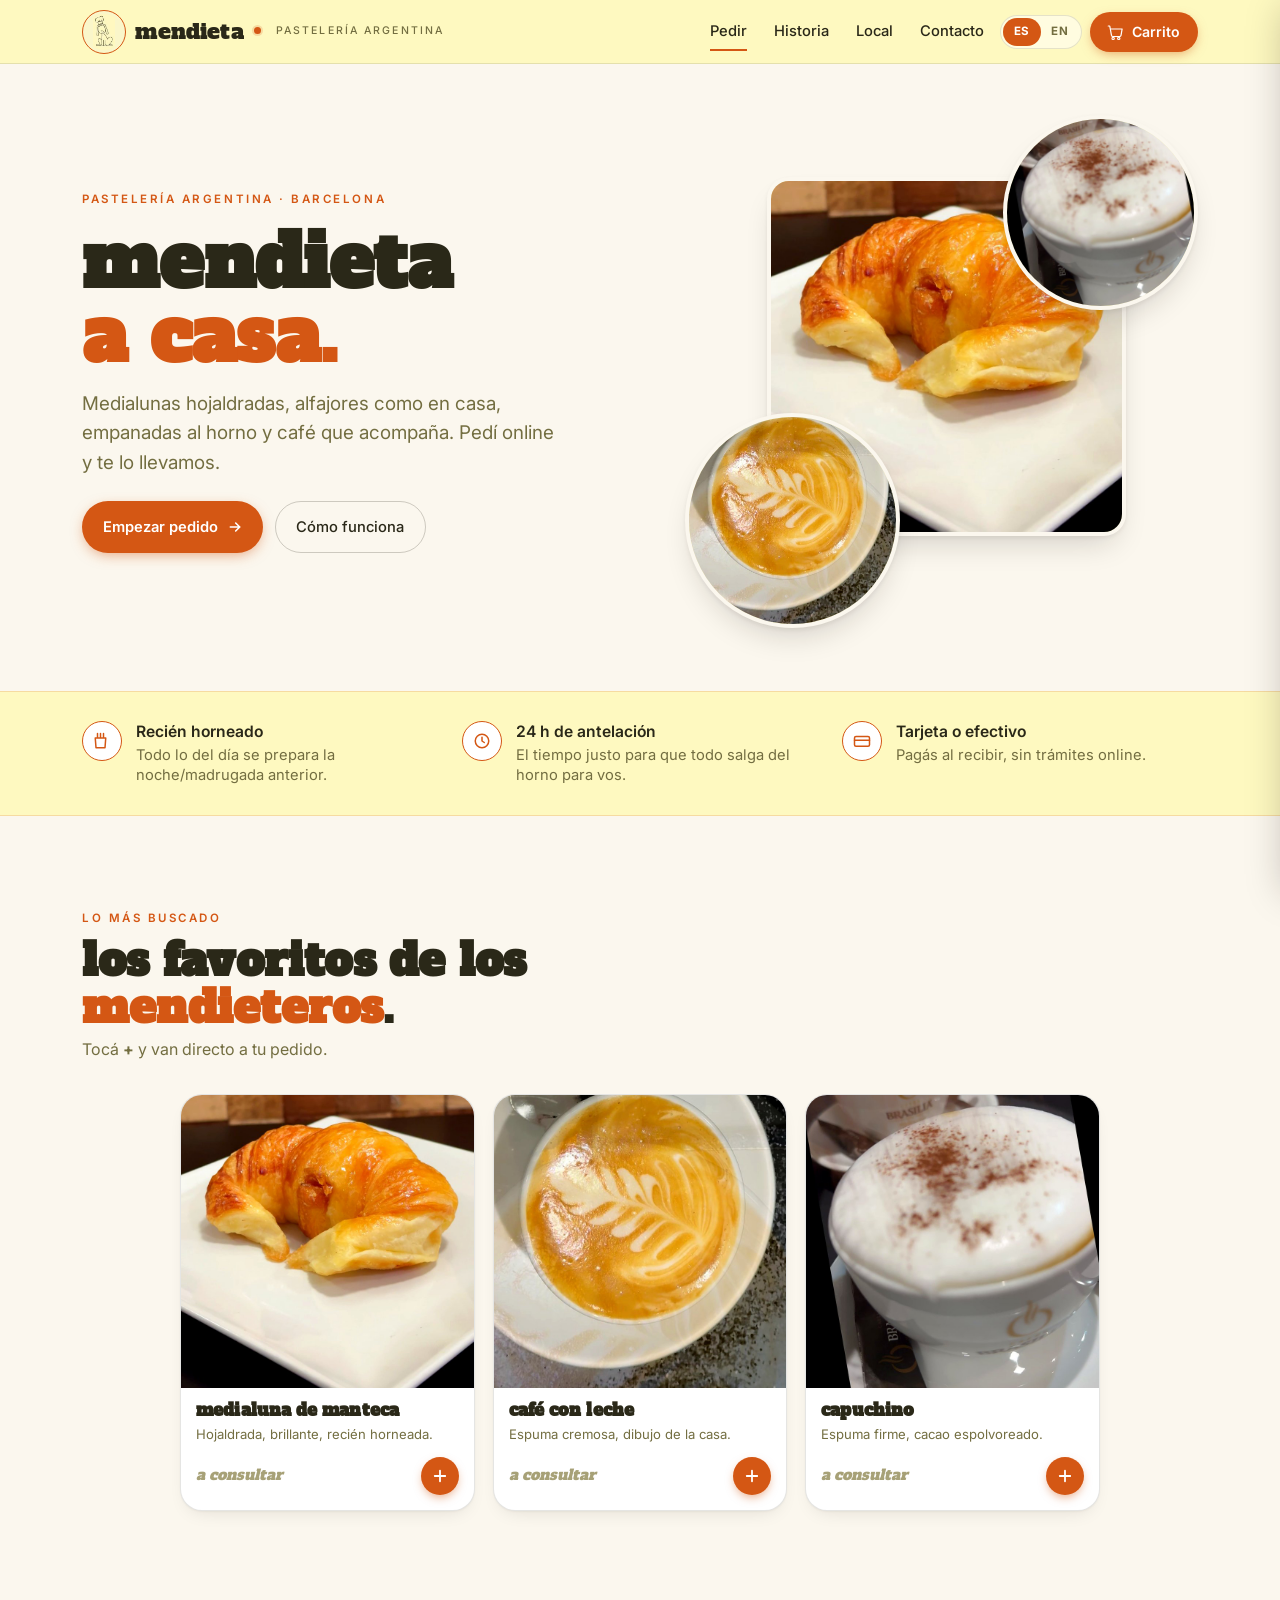
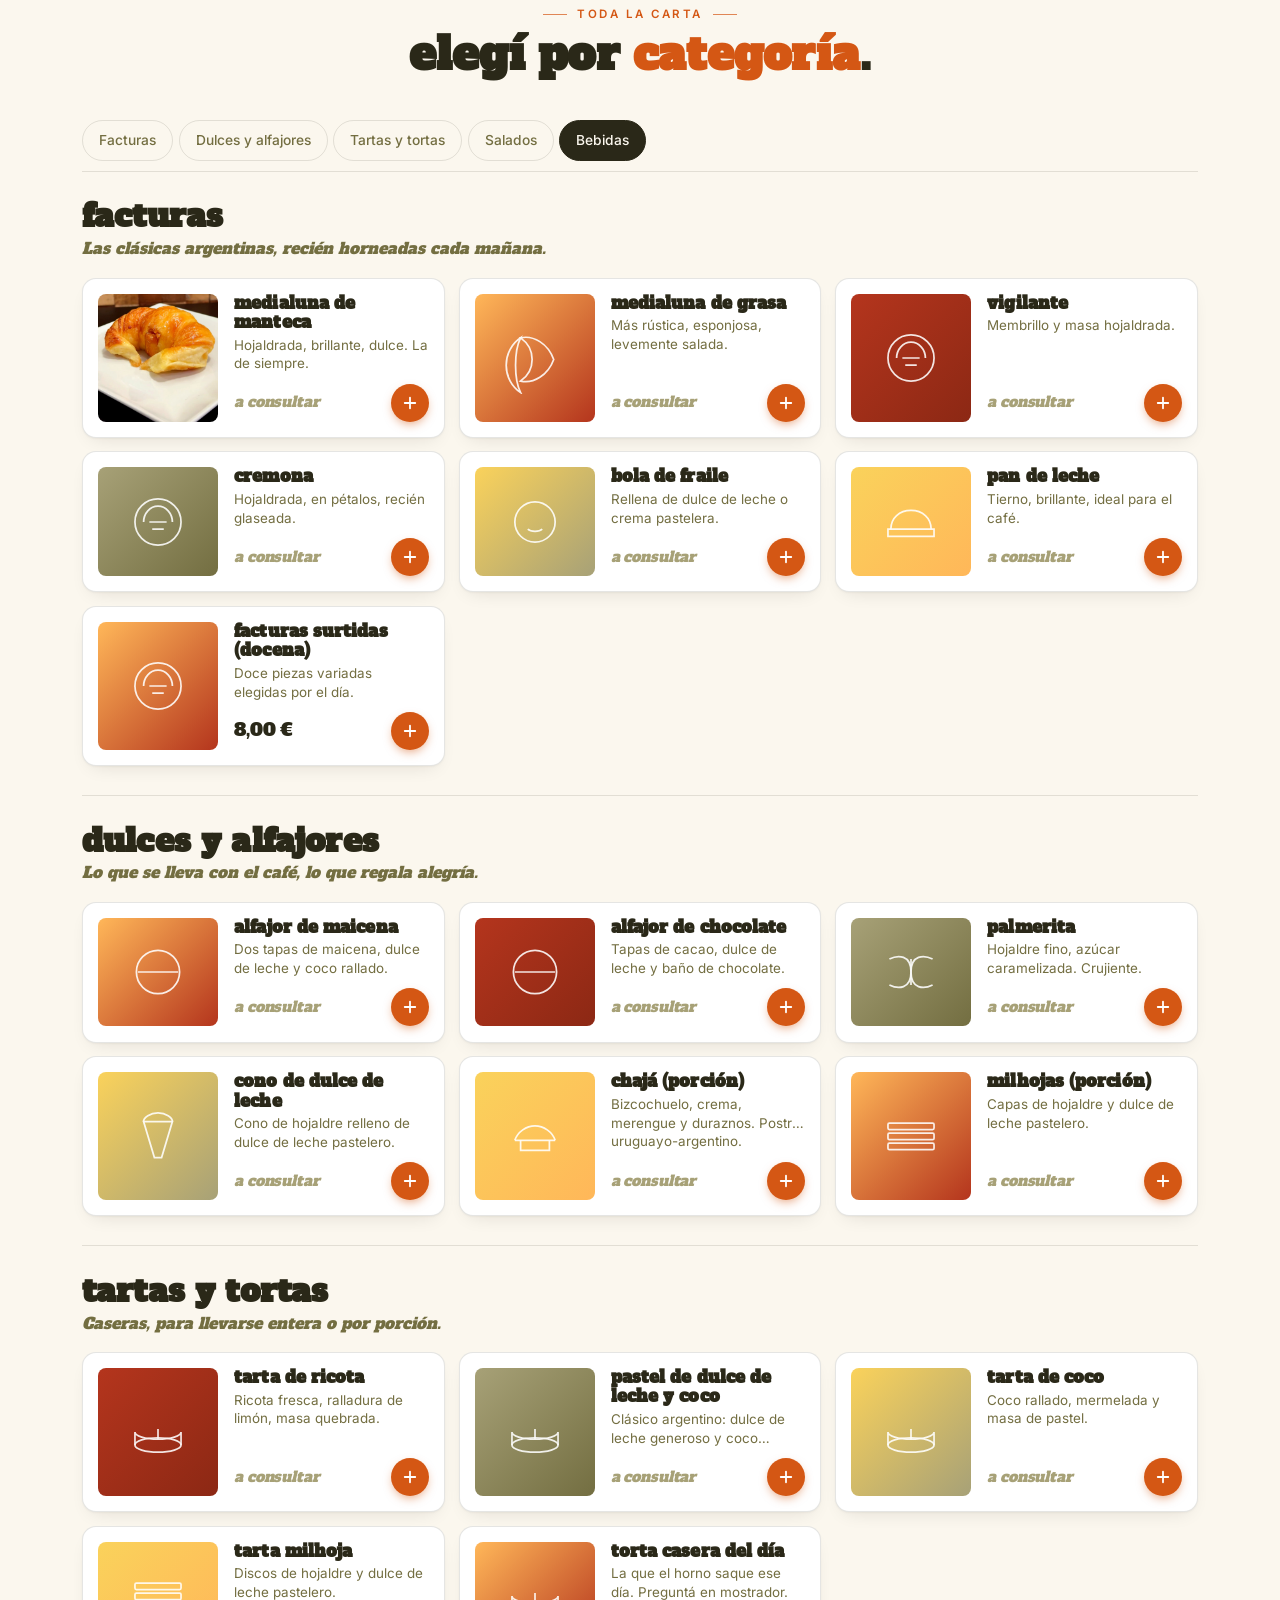
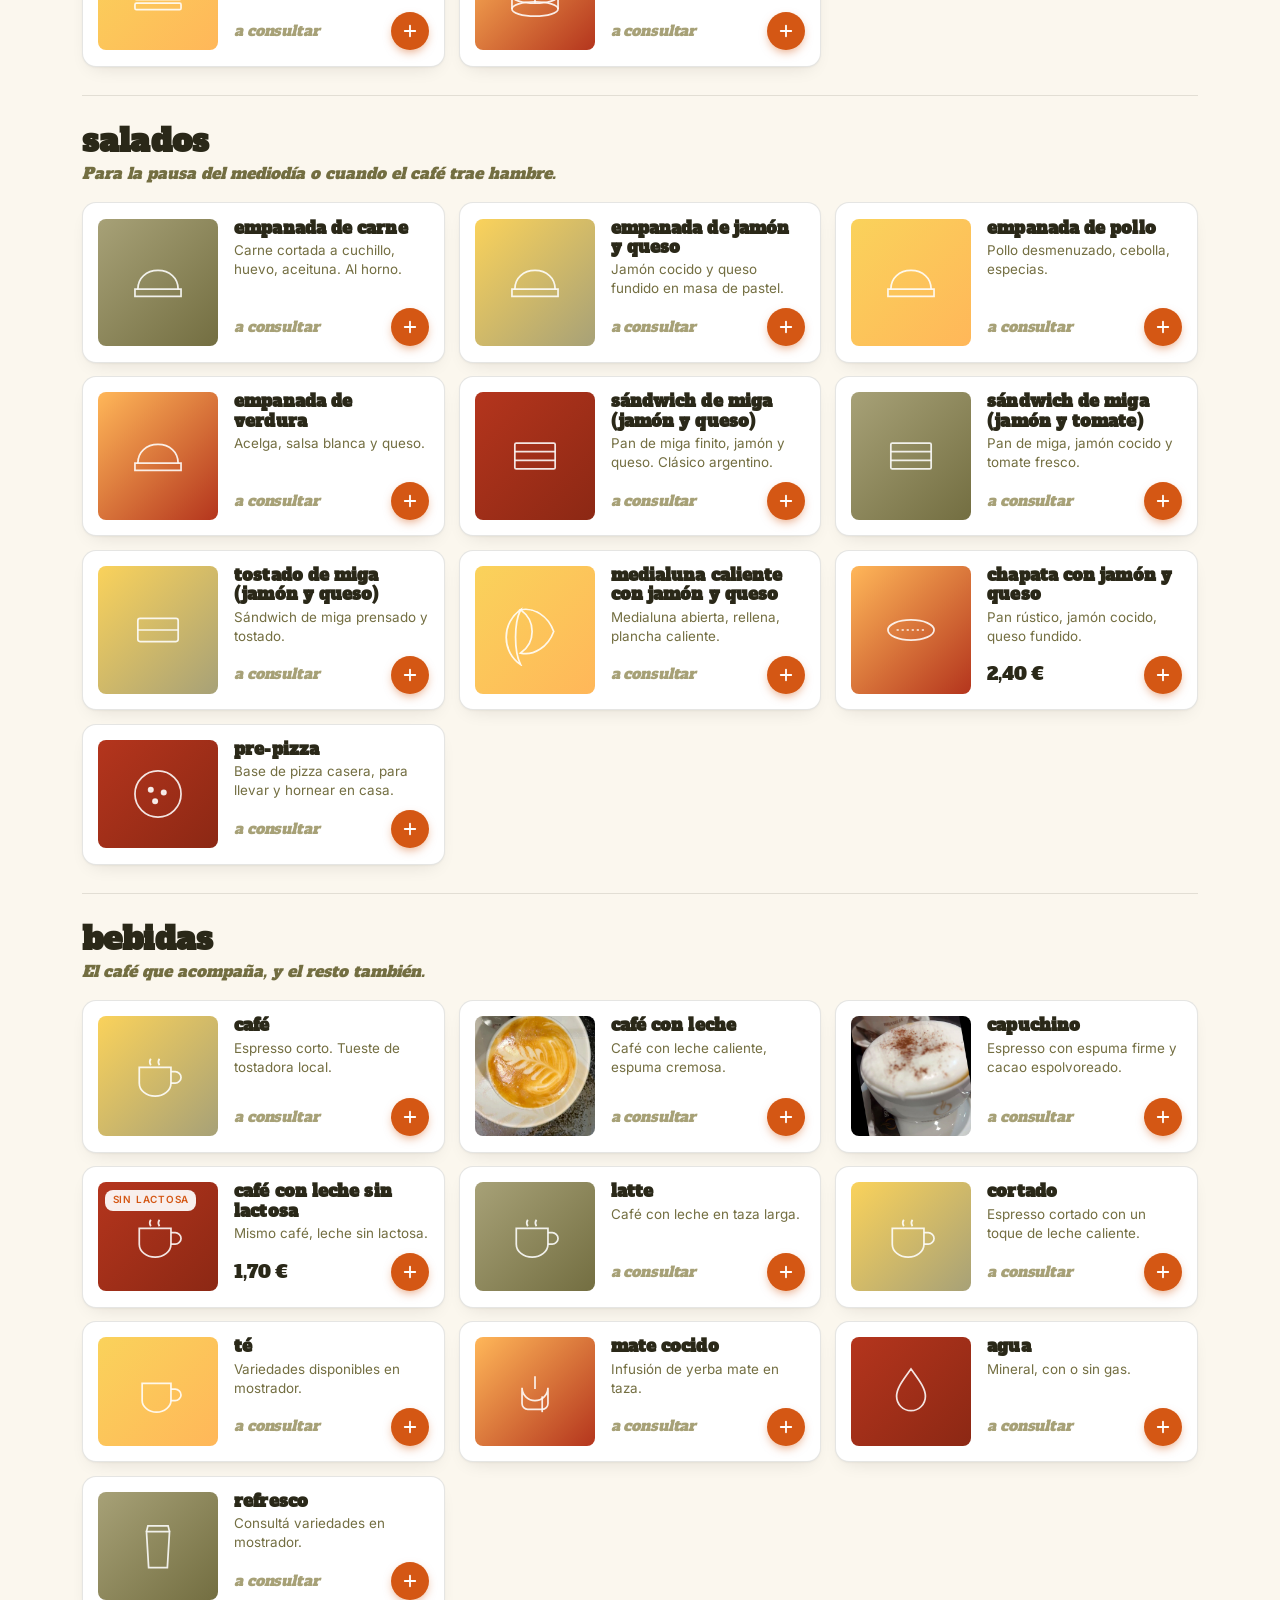
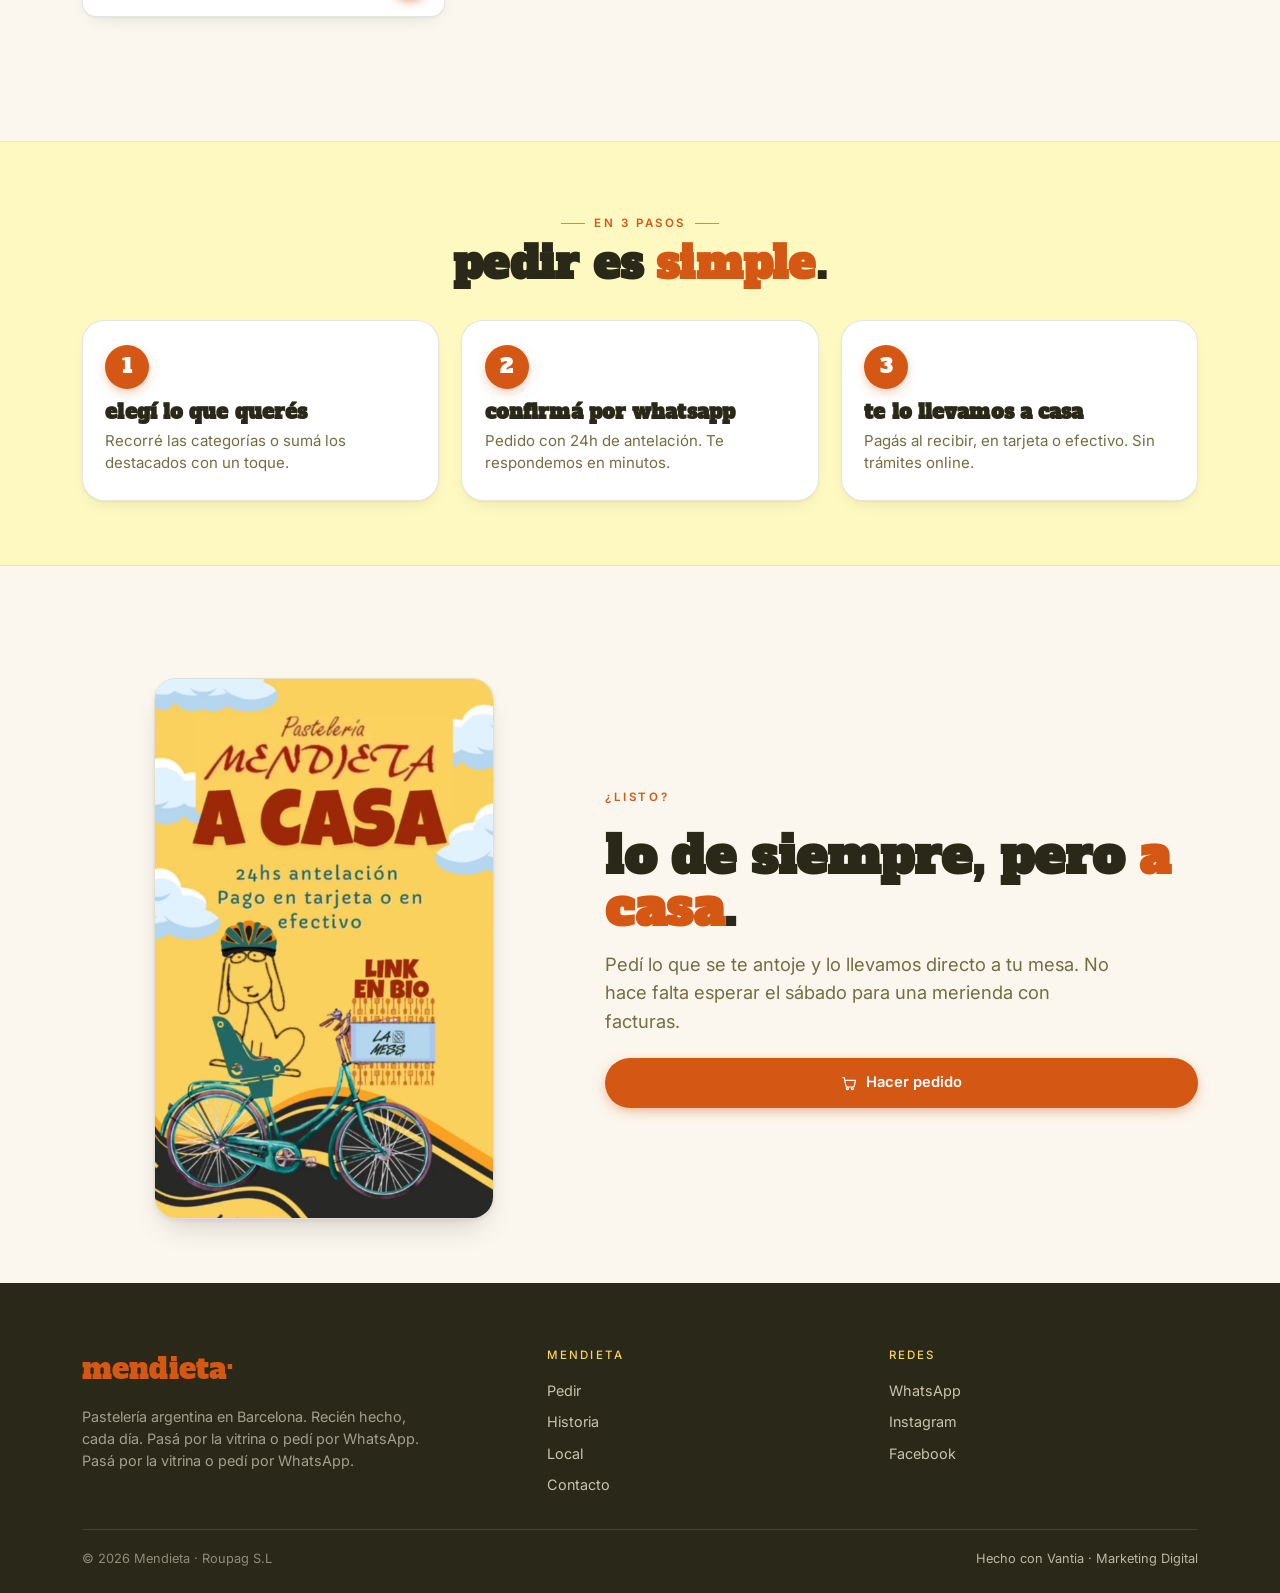
<file: index.html>
<!DOCTYPE html>
<html lang="es">
<head>
  <meta charset="UTF-8" />
  <meta name="viewport" content="width=device-width, initial-scale=1.0, viewport-fit=cover" />
  <meta name="theme-color" content="#FEF9C0" />
  <meta name="description" content="Pedí online en Mendieta — pastelería argentina en Barcelona. Facturas, alfajores, empanadas, tartas y café. Entrega por WhatsApp." />
  <meta name="author" content="Mendieta · Pastelería Argentina" />

  <meta property="og:type" content="website" />
  <meta property="og:site_name" content="Mendieta" />
  <meta property="og:title" content="Mendieta · Pedidos" />
  <meta property="og:description" content="Hacé tu pedido online. Facturas, alfajores, empanadas y café argentino en Barcelona." />
  <meta property="og:locale" content="es_ES" />
  <meta name="twitter:card" content="summary" />

  <title>Mendieta · Pedí online</title>

  <link rel="preconnect" href="https://fonts.googleapis.com" />
  <link rel="preconnect" href="https://fonts.gstatic.com" crossorigin />
  <link href="https://fonts.googleapis.com/css2?family=Alfa+Slab+One&family=Inter:wght@400;500;600;700&display=swap" rel="stylesheet" />

  <link rel="stylesheet" href="assets/css/main.css?v=202605281513" />
  <link rel="icon" type="image/png" href="assets/images/logo/mendieta-logo.png" />
</head>

<body class="theme-order">

  <!-- ============================== HEADER ============================== -->
  <header class="site-header" id="siteHeader">
    <div class="container site-header__inner">
      <a href="./" class="brand" aria-label="Mendieta · inicio"><img class="brand__logo" src="assets/images/logo/mendieta-logo.png" alt="" width="36" height="36" />Mendieta<span class="brand__dot" aria-hidden="true"></span>
        <span class="brand__sub" data-i18n="nav.brandSub">Pastelería Argentina</span>
      </a>

      <nav class="nav" aria-label="Navegación principal">
        <a href="./" aria-current="page" data-i18n="nav.order">Pedir</a>
        <a href="pages/historia.html" data-i18n="nav.history">Historia</a>
        <a href="pages/local.html" data-i18n="nav.local">Local</a>
        <a href="pages/contacto.html" data-i18n="nav.contact">Contacto</a>
      </nav>

      <div class="header-actions">
        <div class="lang-toggle" role="group" data-i18n-attr="aria-label:lang.aria">
          <button class="lang-toggle__btn" type="button" data-lang="es" data-i18n="lang.es">ES</button>
          <button class="lang-toggle__btn" type="button" data-lang="en" data-i18n="lang.en">EN</button>
        </div>
        <button class="cart-button" id="cartFab" aria-label="Ver carrito" data-i18n-attr="aria-label:nav.viewCart" aria-controls="cartDrawer">
          <svg viewBox="0 0 24 24" fill="none" stroke="currentColor" stroke-width="1.6" stroke-linecap="round" stroke-linejoin="round">
            <path d="M3 4h2l2.3 12.5a2 2 0 0 0 2 1.5H18a2 2 0 0 0 2-1.6L21.5 8H6"/>
            <circle cx="9.5" cy="20.5" r="1.5"/>
            <circle cx="17" cy="20.5" r="1.5"/>
          </svg>
          <span class="cart-button__label" data-i18n="nav.cart">Carrito</span>
          <span class="cart-button__count" id="cartCount"></span>
        </button>

        <button class="nav-toggle" id="navToggle" aria-label="Abrir menú" data-i18n-attr="aria-label:nav.openMenu" aria-expanded="false">
          <svg width="18" height="18" viewBox="0 0 24 24" fill="none" stroke="currentColor" stroke-width="1.8">
            <line x1="4" y1="8" x2="20" y2="8"/>
            <line x1="4" y1="16" x2="20" y2="16"/>
          </svg>
        </button>
      </div>
    </div>
  </header>

  <div class="mobile-nav" id="mobileNav" aria-hidden="true">
    <ul>
      <li><a href="./">Pedir</a></li>
      <li><a href="pages/historia.html">Historia</a></li>
      <li><a href="pages/local.html">Local</a></li>
      <li><a href="pages/contacto.html">Contacto</a></li>
    </ul>
  </div>

  <main>

    <!-- ============================== HERO ============================== -->
    <section class="hero">
      <div class="container hero__inner">
        <div class="hero__copy">
          <span class="hero__eyebrow" data-i18n="hero.eyebrow">Pastelería argentina · Barcelona</span>
          <h1 class="hero__title">
            <span data-i18n="hero.title1">Mendieta</span><br /><em data-i18n="hero.title2">a casa.</em>
          </h1>
          <p class="hero__lead" data-i18n="hero.lead">
            Medialunas hojaldradas, alfajores como en casa, empanadas al horno
            y café que acompaña. Pedí online y te lo llevamos.
          </p>
          <div class="hero__cta">
            <a href="#destacados" class="btn btn-primary">
              <span data-i18n="hero.ctaStart">Empezar pedido</span>
              <svg viewBox="0 0 24 24" fill="none" stroke="currentColor" stroke-width="2.4" stroke-linecap="round"><path d="M5 12h14M13 6l6 6-6 6"/></svg>
            </a>
            <a href="#como-funciona" class="btn btn-ghost btn--inline">
              <span data-i18n="hero.ctaHow">Cómo funciona</span>
            </a>
          </div>
        </div>

        <div class="hero__collage" aria-hidden="true">
          <figure class="hero__photo hero__photo--big">
            <img src="assets/images/photos/prod-medialuna-md.jpg" alt="" loading="eager" decoding="async" />
          </figure>
          <figure class="hero__photo hero__photo--top">
            <img src="assets/images/photos/prod-capuchino-md.jpg" alt="" loading="eager" decoding="async" />
          </figure>
          <figure class="hero__photo hero__photo--bot">
            <img src="assets/images/photos/prod-cafe-latte-md.jpg" alt="" loading="lazy" decoding="async" />
          </figure>
        </div>
      </div>
    </section>

    <!-- ============================== STRIP DE BENEFICIOS ============================== -->
    <section class="benefits-strip">
      <div class="container benefits-strip__inner">
        <div class="benefit">
          <span class="benefit__icon" aria-hidden="true">
            <svg viewBox="0 0 24 24" fill="none" stroke="currentColor" stroke-width="2" stroke-linecap="round" stroke-linejoin="round"><path d="M6 2v6M10 2v6M14 2v6M3 8h14l-1 13H4z"/></svg>
          </span>
          <div>
            <strong data-i18n="benefit.fresh.title">Recién horneado</strong>
            <span data-i18n="benefit.fresh.desc">Todo lo del día se prepara la noche/madrugada anterior.</span>
          </div>
        </div>
        <div class="benefit">
          <span class="benefit__icon" aria-hidden="true">
            <svg viewBox="0 0 24 24" fill="none" stroke="currentColor" stroke-width="2" stroke-linecap="round" stroke-linejoin="round"><circle cx="12" cy="12" r="9"/><path d="M12 7v5l3 2"/></svg>
          </span>
          <div>
            <strong data-i18n="benefit.time.title">24 h de antelación</strong>
            <span data-i18n="benefit.time.desc">El tiempo justo para que todo salga del horno para vos.</span>
          </div>
        </div>
        <div class="benefit">
          <span class="benefit__icon" aria-hidden="true">
            <svg viewBox="0 0 24 24" fill="none" stroke="currentColor" stroke-width="2" stroke-linecap="round" stroke-linejoin="round"><rect x="2" y="6" width="20" height="13" rx="2"/><path d="M2 11h20"/></svg>
          </span>
          <div>
            <strong data-i18n="benefit.pay.title">Tarjeta o efectivo</strong>
            <span data-i18n="benefit.pay.desc">Pagás al recibir, sin trámites online.</span>
          </div>
        </div>
      </div>
    </section>

    <!-- ============================== DESTACADOS ============================== -->
    <section class="featured" id="destacados">
      <div class="container">
        <header class="section-head">
          <span class="section-head__eyebrow" data-i18n="featured.eyebrow">Lo más buscado</span>
          <h2 class="section-head__title"><span data-i18n="featured.title.before">Los favoritos de los </span><em data-i18n="featured.title.em">mendieteros</em><span data-i18n="featured.title.after">.</span></h2>
          <p class="section-head__lead"><span data-i18n="featured.lead.before">Tocá </span><strong data-i18n="featured.lead.em">+</strong><span data-i18n="featured.lead.after"> y van directo a tu pedido.</span></p>
        </header>

        <div class="featured__grid featured__grid--3">
          <!-- Solo productos con FOTO REAL identificada. No fotos genéricas. -->
          <article class="featured-card" data-product="medialuna-manteca">
            <div class="featured-card__photo">
              <img src="assets/images/photos/prod-medialuna-md.jpg" alt="Medialuna de manteca" loading="lazy" decoding="async" />
            </div>
            <div class="featured-card__body">
              <h3 class="featured-card__name" data-product-i18n="medialuna-manteca:name">Medialuna de manteca</h3>
              <p class="featured-card__desc" data-product-i18n="medialuna-manteca:description">Hojaldrada, brillante, recién horneada.</p>
              <div class="featured-card__foot">
                <span class="featured-card__price" data-i18n="featured.ask">a consultar</span>
                <div class="product__add-slot" data-slot="medialuna-manteca">
                  <button class="product__add" data-add="medialuna-manteca" aria-label="Agregar Medialuna de manteca">
                    <svg viewBox="0 0 24 24" fill="none" stroke="currentColor" stroke-width="2.4" stroke-linecap="round"><line x1="12" y1="5" x2="12" y2="19"/><line x1="5" y1="12" x2="19" y2="12"/></svg>
                  </button>
                </div>
              </div>
            </div>
          </article>

          <article class="featured-card" data-product="cafe-con-leche">
            <div class="featured-card__photo">
              <img src="assets/images/photos/prod-cafe-latte-md.jpg" alt="Café con leche con latte art" loading="lazy" decoding="async" />
            </div>
            <div class="featured-card__body">
              <h3 class="featured-card__name" data-product-i18n="cafe-con-leche:name">Café con leche</h3>
              <p class="featured-card__desc" data-product-i18n="cafe-con-leche:description">Espuma cremosa, dibujo de la casa.</p>
              <div class="featured-card__foot">
                <span class="featured-card__price" data-i18n="featured.ask">a consultar</span>
                <div class="product__add-slot" data-slot="cafe-con-leche">
                  <button class="product__add" data-add="cafe-con-leche" aria-label="Agregar Café con leche">
                    <svg viewBox="0 0 24 24" fill="none" stroke="currentColor" stroke-width="2.4" stroke-linecap="round"><line x1="12" y1="5" x2="12" y2="19"/><line x1="5" y1="12" x2="19" y2="12"/></svg>
                  </button>
                </div>
              </div>
            </div>
          </article>

          <article class="featured-card" data-product="capuchino">
            <div class="featured-card__photo">
              <img src="assets/images/photos/prod-capuchino-md.jpg" alt="Capuchino con cacao" loading="lazy" decoding="async" />
            </div>
            <div class="featured-card__body">
              <h3 class="featured-card__name" data-product-i18n="capuchino:name">Capuchino</h3>
              <p class="featured-card__desc" data-product-i18n="capuchino:description">Espuma firme, cacao espolvoreado.</p>
              <div class="featured-card__foot">
                <span class="featured-card__price" data-i18n="featured.ask">a consultar</span>
                <div class="product__add-slot" data-slot="capuchino">
                  <button class="product__add" data-add="capuchino" aria-label="Agregar Capuchino">
                    <svg viewBox="0 0 24 24" fill="none" stroke="currentColor" stroke-width="2.4" stroke-linecap="round"><line x1="12" y1="5" x2="12" y2="19"/><line x1="5" y1="12" x2="19" y2="12"/></svg>
                  </button>
                </div>
              </div>
            </div>
          </article>
        </div>
      </div>
    </section>

    <!-- ============================== CATÁLOGO COMPLETO POR CATEGORÍA ============================== -->
    <section class="catalog-home" id="categorias">
      <div class="container">
        <header class="section-head section-head--center">
          <span class="section-head__eyebrow" data-i18n="catalog.eyebrow">Toda la carta</span>
          <h2 class="section-head__title"><span data-i18n="catalog.title.before">Elegí por </span><em data-i18n="catalog.title.em">categoría</em><span data-i18n="catalog.title.after">.</span></h2>
        </header>

        <!-- Tabs sticky de categorías (las renderiza menu.js) -->
        <div class="tabs tabs--catalog">
          <div class="tabs__inner" id="menuTabs" role="tablist" aria-label="Categorías"></div>
        </div>

        <!-- Catálogo completo (lo renderiza menu.js leyendo menu-data.js) -->
        <div id="menuRoot"></div>
      </div>
    </section>

    <!-- ============================== CÓMO FUNCIONA ============================== -->
    <section class="how" id="como-funciona">
      <div class="container">
        <header class="section-head section-head--center">
          <span class="section-head__eyebrow" data-i18n="how.eyebrow">En 3 pasos</span>
          <h2 class="section-head__title"><span data-i18n="how.title.before">Pedir es </span><em data-i18n="how.title.em">simple</em><span data-i18n="how.title.after">.</span></h2>
        </header>

        <ol class="how__steps">
          <li class="how-step">
            <span class="how-step__num">1</span>
            <h3 class="how-step__title" data-i18n="how.step1.title">Elegí lo que querés</h3>
            <p class="how-step__desc" data-i18n="how.step1.desc">Recorré las categorías o sumá los destacados con un toque.</p>
          </li>
          <li class="how-step">
            <span class="how-step__num">2</span>
            <h3 class="how-step__title" data-i18n="how.step2.title">Confirmá por WhatsApp</h3>
            <p class="how-step__desc" data-i18n="how.step2.desc">Pedido con 24h de antelación. Te respondemos en minutos.</p>
          </li>
          <li class="how-step">
            <span class="how-step__num">3</span>
            <h3 class="how-step__title" data-i18n="how.step3.title">Te lo llevamos a casa</h3>
            <p class="how-step__desc" data-i18n="how.step3.desc">Pagás al recibir, en tarjeta o efectivo. Sin trámites online.</p>
          </li>
        </ol>
      </div>
    </section>

    <!-- ============================== REMATE: AFICHE 'MENDIETA A CASA' ============================== -->
    <section class="closing">
      <div class="container closing__inner">
        <figure class="closing__poster">
          <img src="assets/images/promo/mendieta-a-casa.png"
               alt="Afiche oficial de Mendieta a casa: el personaje en bicicleta llevando una caja de pedido"
               width="340" height="540"
               loading="lazy"
               decoding="async" />
        </figure>
        <div class="closing__copy">
          <span class="section-head__eyebrow" data-i18n="closing.eyebrow">¿Listo?</span>
          <h2 class="closing__title"><span data-i18n="closing.title.before">Lo de siempre, pero </span><em data-i18n="closing.title.em">a casa</em><span data-i18n="closing.title.after">.</span></h2>
          <p class="closing__lead" data-i18n="closing.lead">
            Pedí lo que se te antoje y lo llevamos directo a tu mesa.
            No hace falta esperar el sábado para una merienda con facturas.
          </p>
          <a href="#destacados" class="btn btn-primary closing__cta">
            <svg viewBox="0 0 24 24" fill="none" stroke="currentColor" stroke-width="1.8" stroke-linecap="round" stroke-linejoin="round">
              <path d="M3 4h2l2.3 12.5a2 2 0 0 0 2 1.5H18a2 2 0 0 0 2-1.6L21.5 8H6"/>
              <circle cx="9.5" cy="20.5" r="1.5"/><circle cx="17" cy="20.5" r="1.5"/>
            </svg>
            <span data-i18n="closing.cta">Hacer pedido</span>
          </a>
        </div>
      </div>
    </section>

  </main>

  <!-- ============================== FOOTER ============================== -->
  <footer class="site-footer">
    <div class="container">
      <div class="site-footer__top">
        <div>
          <p class="site-footer__brand">Mendieta<span style="color: var(--color-brand)">·</span></p>
          <p class="site-footer__claim">
            <span data-i18n="footer.claim">Pastelería argentina en Barcelona. Recién hecho, cada día.</span>
            Pasá por la vitrina o pedí por WhatsApp.
          </p>
        </div>
        <div class="footer-col">
          <h4 data-i18n="footer.h.menu">Mendieta</h4>
          <ul>
            <li><a href="./">Pedir</a></li>
            <li><a href="pages/historia.html">Historia</a></li>
            <li><a href="pages/local.html">Local</a></li>
            <li><a href="pages/contacto.html">Contacto</a></li>
          </ul>
        </div>
        <div class="footer-col">
          <h4 data-i18n="footer.h.social">Redes</h4>
          <ul>
            <li><a href="https://wa.me/34696985385" target="_blank" rel="noopener">WhatsApp</a></li>
            <li><a href="https://www.instagram.com/pasteleriamendieta/" target="_blank" rel="noopener">Instagram</a></li>
            <li><a href="https://www.facebook.com/pasteleriamendieta/" target="_blank" rel="noopener">Facebook</a></li>
          </ul>
        </div>
      </div>
      <div class="site-footer__bottom">
        <span>© <span id="year"></span> <span data-i18n="footer.copyright">Mendieta · Roupag S.L</span></span>
        <span><a href="https://vantia.digital" target="_blank" rel="noopener"><span data-i18n="footer.madeBy">Hecho con Vantia · Marketing Digital</span></a></span>
      </div>
    </div>
  </footer>

  <!-- ============================== DRAWER CARRITO ============================== -->
  <div class="drawer-overlay" id="drawerOverlay"></div>

  <aside class="drawer" id="cartDrawer" role="dialog" aria-modal="true" aria-labelledby="drawer-title" aria-hidden="true">
    <div class="drawer__head">
      <h3 id="drawer-title" data-i18n="cart.title">Tu pedido</h3>
      <button class="drawer__close" id="drawerClose" aria-label="Cerrar carrito" data-i18n-attr="aria-label:cart.close">
        <svg viewBox="0 0 24 24" fill="none" stroke="currentColor" stroke-width="2" stroke-linecap="round">
          <line x1="6" y1="6" x2="18" y2="18"/>
          <line x1="18" y1="6" x2="6" y2="18"/>
        </svg>
      </button>
    </div>

    <div class="drawer__body" id="drawerBody"></div>

    <div class="drawer__foot">
      <button class="btn btn-primary" id="checkoutBtn">
        <svg viewBox="0 0 24 24" fill="none" stroke="currentColor" stroke-width="1.8" stroke-linecap="round" stroke-linejoin="round">
          <path d="M20 12.5a8 8 0 0 1-12 7l-5 1.5 1.5-4.6A8 8 0 1 1 20 12.5z"/>
        </svg>
        <span data-i18n="cart.send">Enviar pedido por WhatsApp</span>
      </button>
      <small data-i18n="cart.sendNote">Abrimos un chat con el pedido ya escrito.</small>
    </div>
  </aside>

  <script src="assets/js/i18n.js" defer></script>
  <script src="assets/js/menu-data.js" defer></script>
  <script src="assets/js/menu.js" defer></script>
  <script src="assets/js/cart.js" defer></script>
  <script src="assets/js/main.js" defer></script>

</body>
</html>
</file>
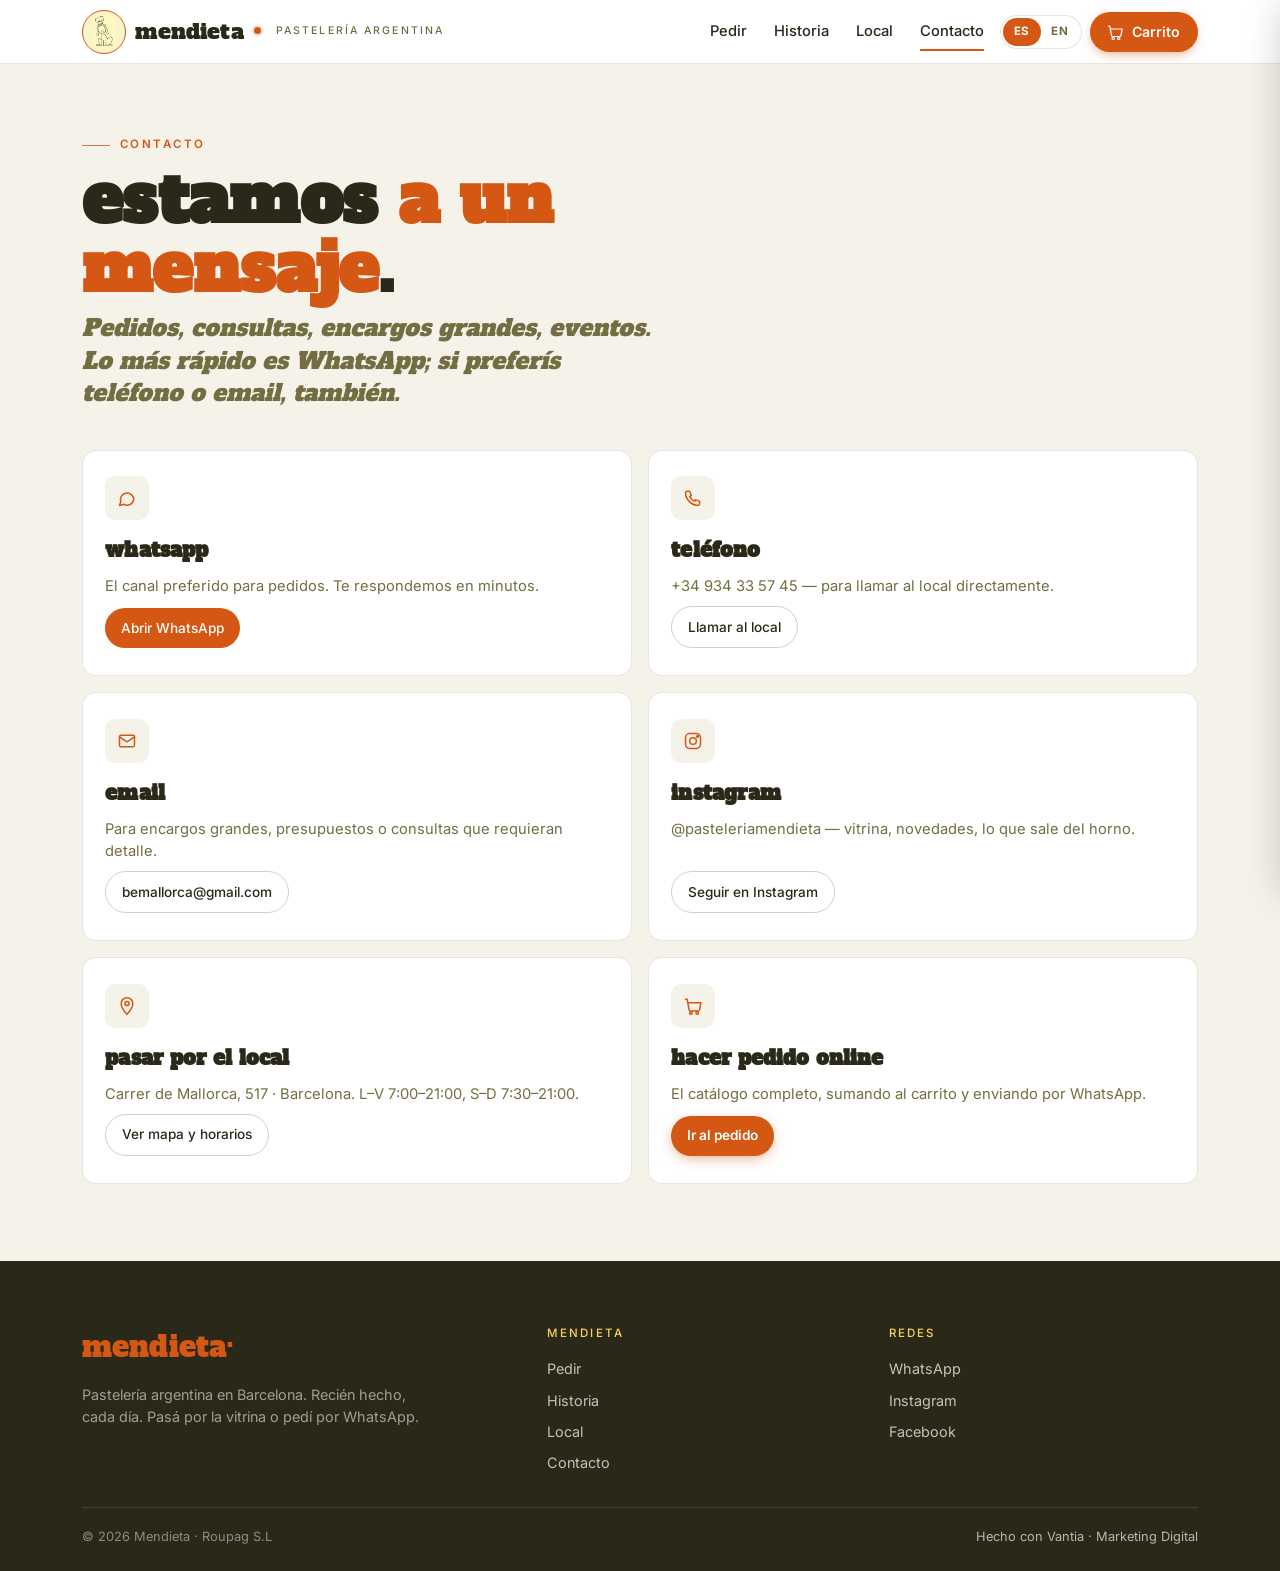
<file: pages/contacto.html>
<!DOCTYPE html>
<html lang="es">
<head>
  <meta charset="UTF-8" />
  <meta name="viewport" content="width=device-width, initial-scale=1.0, viewport-fit=cover" />
  <meta name="theme-color" content="#F5EDDD" />
  <meta name="description" content="Contacto Mendieta — pedidos por WhatsApp, teléfono, email y redes." />
  <title>Contacto · Mendieta</title>

  <link rel="preconnect" href="https://fonts.googleapis.com" />
  <link rel="preconnect" href="https://fonts.gstatic.com" crossorigin />
  <link href="https://fonts.googleapis.com/css2?family=Alfa+Slab+One&family=Inter:wght@400;500;600;700&display=swap" rel="stylesheet" />
  <link rel="stylesheet" href="../assets/css/main.css?v=202605281513" />
  <link rel="icon" type="image/png" href="../assets/images/logo/mendieta-logo.png" />
</head>
<body class="theme-info page-contacto">

  <header class="site-header">
    <div class="container site-header__inner">
      <a href="../index.html" class="brand" aria-label="Mendieta · inicio"><img class="brand__logo" src="../assets/images/logo/mendieta-logo.png" alt="" width="36" height="36" />Mendieta<span class="brand__dot" aria-hidden="true"></span>
        <span class="brand__sub" data-i18n="nav.brandSub">Pastelería Argentina</span>
      </a>
      <nav class="nav" aria-label="Navegación principal">
        <a href="../index.html" data-i18n="nav.order">Pedir</a>
        <a href="historia.html" data-i18n="nav.history">Historia</a>
        <a href="local.html" data-i18n="nav.local">Local</a>
        <a href="contacto.html" aria-current="page" data-i18n="nav.contact">Contacto</a>
      </nav>
      <div class="header-actions">
        <div class="lang-toggle" role="group" data-i18n-attr="aria-label:lang.aria">
          <button class="lang-toggle__btn" type="button" data-lang="es" data-i18n="lang.es">ES</button>
          <button class="lang-toggle__btn" type="button" data-lang="en" data-i18n="lang.en">EN</button>
        </div>
        <button class="cart-button" id="cartFab" aria-label="Ver carrito" data-i18n-attr="aria-label:nav.viewCart" aria-controls="cartDrawer">
          <svg viewBox="0 0 24 24" fill="none" stroke="currentColor" stroke-width="1.6" stroke-linecap="round" stroke-linejoin="round">
            <path d="M3 4h2l2.3 12.5a2 2 0 0 0 2 1.5H18a2 2 0 0 0 2-1.6L21.5 8H6"/>
            <circle cx="9.5" cy="20.5" r="1.5"/><circle cx="17" cy="20.5" r="1.5"/>
          </svg>
          <span class="cart-button__label" data-i18n="nav.cart">Carrito</span>
          <span class="cart-button__count" id="cartCount"></span>
        </button>
        <button class="nav-toggle" id="navToggle" aria-label="Abrir menú" data-i18n-attr="aria-label:nav.openMenu" aria-expanded="false">
          <svg width="18" height="18" viewBox="0 0 24 24" fill="none" stroke="currentColor" stroke-width="1.8">
            <line x1="4" y1="8" x2="20" y2="8"/><line x1="4" y1="16" x2="20" y2="16"/>
          </svg>
        </button>
      </div>
    </div>
  </header>

  <div class="mobile-nav" id="mobileNav" aria-hidden="true">
    <ul>
      <li><a href="../index.html">Pedir</a></li>
      <li><a href="historia.html">Historia</a></li>
      <li><a href="local.html">Local</a></li>
      <li><a href="contacto.html">Contacto</a></li>
    </ul>
  </div>

  <main class="page">
    <div class="container">

      <header class="page__head" data-reveal>
        <span class="eyebrow" data-i18n="contact.eyebrow">Contacto</span>
        <h1 class="page__title"><span data-i18n="contact.title.before">Estamos </span><em data-i18n="contact.title.em">a un mensaje</em><span data-i18n="contact.title.after">.</span></h1>
        <p class="page__lead" data-i18n="contact.lead">
          Pedidos, consultas, encargos grandes, eventos. Lo más rápido es WhatsApp;
          si preferís teléfono o email, también.
        </p>
      </header>

      <div class="contact-grid">

        <div class="contact-card" data-reveal>
          <span class="contact-card__icon">
            <svg viewBox="0 0 24 24" fill="none" stroke="currentColor" stroke-width="1.8" stroke-linecap="round" stroke-linejoin="round">
              <path d="M20 12.5a8 8 0 0 1-12 7l-5 1.5 1.5-4.6A8 8 0 1 1 20 12.5z"/>
            </svg>
          </span>
          <h3 data-i18n="contact.wa.title">WhatsApp</h3>
          <p data-i18n="contact.wa.desc">El canal preferido para pedidos. Te respondemos en minutos.</p>
          <a href="https://wa.me/34696985385" target="_blank" rel="noopener" class="btn btn-brand btn--inline">
            <span data-i18n="contact.wa.cta">Abrir WhatsApp</span>
          </a>
        </div>

        <div class="contact-card" data-reveal>
          <span class="contact-card__icon">
            <svg viewBox="0 0 24 24" fill="none" stroke="currentColor" stroke-width="1.8" stroke-linecap="round" stroke-linejoin="round">
              <path d="M5 4h3l2 5-2 1a12 12 0 0 0 6 6l1-2 5 2v3a2 2 0 0 1-2 2A16 16 0 0 1 3 6a2 2 0 0 1 2-2z"/>
            </svg>
          </span>
          <h3 data-i18n="contact.phone.title">Teléfono</h3>
          <p data-i18n="contact.phone.desc">+34 934 33 57 45 — para llamar al local directamente.</p>
          <a href="tel:+34934335745" class="btn btn-ghost btn--inline">
            <span data-i18n="contact.phone.cta">Llamar al local</span>
          </a>
        </div>

        <div class="contact-card" data-reveal>
          <span class="contact-card__icon">
            <svg viewBox="0 0 24 24" fill="none" stroke="currentColor" stroke-width="1.8" stroke-linecap="round" stroke-linejoin="round">
              <rect x="3" y="5" width="18" height="14" rx="2"/>
              <path d="M3 7l9 6 9-6"/>
            </svg>
          </span>
          <h3 data-i18n="contact.email.title">Email</h3>
          <p data-i18n="contact.email.desc">Para encargos grandes, presupuestos o consultas que requieran detalle.</p>
          <a href="mailto:bemallorca@gmail.com" class="btn btn-ghost btn--inline">
            <span>bemallorca@gmail.com</span>
          </a>
        </div>

        <div class="contact-card" data-reveal>
          <span class="contact-card__icon">
            <svg viewBox="0 0 24 24" fill="none" stroke="currentColor" stroke-width="1.8" stroke-linecap="round" stroke-linejoin="round">
              <rect x="3" y="3" width="18" height="18" rx="5"/>
              <circle cx="12" cy="12" r="4"/>
              <circle cx="17.5" cy="6.5" r="1" fill="currentColor"/>
            </svg>
          </span>
          <h3 data-i18n="contact.ig.title">Instagram</h3>
          <p data-i18n="contact.ig.desc">@pasteleriamendieta — vitrina, novedades, lo que sale del horno.</p>
          <a href="https://www.instagram.com/pasteleriamendieta/" target="_blank" rel="noopener" class="btn btn-ghost btn--inline">
            <span data-i18n="contact.ig.cta">Seguir en Instagram</span>
          </a>
        </div>

        <div class="contact-card" data-reveal>
          <span class="contact-card__icon">
            <svg viewBox="0 0 24 24" fill="none" stroke="currentColor" stroke-width="1.8" stroke-linecap="round" stroke-linejoin="round">
              <path d="M12 22s-7-7.5-7-13a7 7 0 0 1 14 0c0 5.5-7 13-7 13z"/><circle cx="12" cy="9" r="2.5"/>
            </svg>
          </span>
          <h3 data-i18n="contact.visit.title">Pasar por el local</h3>
          <p data-i18n="contact.visit.desc">Carrer de Mallorca, 517 · Barcelona. L–V 7:00–21:00, S–D 7:30–21:00.</p>
          <a href="local.html" class="btn btn-ghost btn--inline">
            <span data-i18n="contact.visit.cta">Ver mapa y horarios</span>
          </a>
        </div>

        <div class="contact-card" data-reveal>
          <span class="contact-card__icon">
            <svg viewBox="0 0 24 24" fill="none" stroke="currentColor" stroke-width="1.8" stroke-linecap="round" stroke-linejoin="round">
              <path d="M3 4h2l2.3 12.5a2 2 0 0 0 2 1.5H18a2 2 0 0 0 2-1.6L21.5 8H6"/>
              <circle cx="9.5" cy="20.5" r="1.5"/><circle cx="17" cy="20.5" r="1.5"/>
            </svg>
          </span>
          <h3 data-i18n="contact.order.title">Hacer pedido online</h3>
          <p data-i18n="contact.order.desc">El catálogo completo, sumando al carrito y enviando por WhatsApp.</p>
          <a href="../index.html" class="btn btn-primary btn--inline">
            <span data-i18n="contact.order.cta">Ir al pedido</span>
          </a>
        </div>

      </div>

    </div>
  </main>

  <footer class="site-footer">
    <div class="container">
      <div class="site-footer__top">
        <div>
          <p class="site-footer__brand">Mendieta<span style="color: var(--color-brand)">·</span></p>
          <p class="site-footer__claim"><span data-i18n="footer.claim">Pastelería argentina en Barcelona. Recién hecho, cada día.</span></p>
        </div>
        <div class="footer-col">
          <h4 data-i18n="footer.h.menu">Mendieta</h4>
          <ul>
            <li><a href="../index.html">Pedir</a></li>
            <li><a href="historia.html">Historia</a></li>
            <li><a href="local.html">Local</a></li>
            <li><a href="contacto.html">Contacto</a></li>
          </ul>
        </div>
        <div class="footer-col">
          <h4 data-i18n="footer.h.social">Redes</h4>
          <ul>
            <li><a href="https://wa.me/34696985385" target="_blank" rel="noopener">WhatsApp</a></li>
            <li><a href="https://www.instagram.com/pasteleriamendieta/" target="_blank" rel="noopener">Instagram</a></li>
            <li><a href="https://www.facebook.com/pasteleriamendieta/" target="_blank" rel="noopener">Facebook</a></li>
          </ul>
        </div>
      </div>
      <div class="site-footer__bottom">
        <span>© <span id="year"></span> <span data-i18n="footer.copyright">Mendieta · Roupag S.L</span></span>
        <span><a href="https://vantia.digital" target="_blank" rel="noopener"><span data-i18n="footer.madeBy">Hecho con Vantia · Marketing Digital</span></a></span>
      </div>
    </div>
  </footer>

  <!-- Drawer del carrito (inyectado para que el carrito sea accesible
       desde cualquier pagina, no solo desde las de pedido) -->
  <div class="drawer-overlay" id="drawerOverlay"></div>
  <aside class="drawer" id="cartDrawer" role="dialog" aria-modal="true" aria-labelledby="drawer-title" aria-hidden="true">
    <div class="drawer__head">
      <h3 id="drawer-title" data-i18n="cart.title">Tu pedido</h3>
      <button class="drawer__close" id="drawerClose" aria-label="Cerrar carrito" data-i18n-attr="aria-label:cart.close">
        <svg viewBox="0 0 24 24" fill="none" stroke="currentColor" stroke-width="2" stroke-linecap="round"><line x1="6" y1="6" x2="18" y2="18"/><line x1="18" y1="6" x2="6" y2="18"/></svg>
      </button>
    </div>
    <div class="drawer__body" id="drawerBody"></div>
    <div class="drawer__foot">
      <button class="btn btn-primary" id="checkoutBtn">
        <svg viewBox="0 0 24 24" fill="none" stroke="currentColor" stroke-width="1.8" stroke-linecap="round" stroke-linejoin="round"><path d="M20 12.5a8 8 0 0 1-12 7l-5 1.5 1.5-4.6A8 8 0 1 1 20 12.5z"/></svg>
        <span data-i18n="cart.send">Enviar pedido por WhatsApp</span>
      </button>
      <small data-i18n="cart.sendNote">Abrimos un chat con el pedido ya escrito.</small>
    </div>
  </aside>

  <script src="../assets/js/i18n.js" defer></script>
  <script src="../assets/js/menu-data.js" defer></script>
  <script src="../assets/js/cart.js" defer></script>
  <script src="../assets/js/main.js" defer></script>

</body>
</html>
</file>
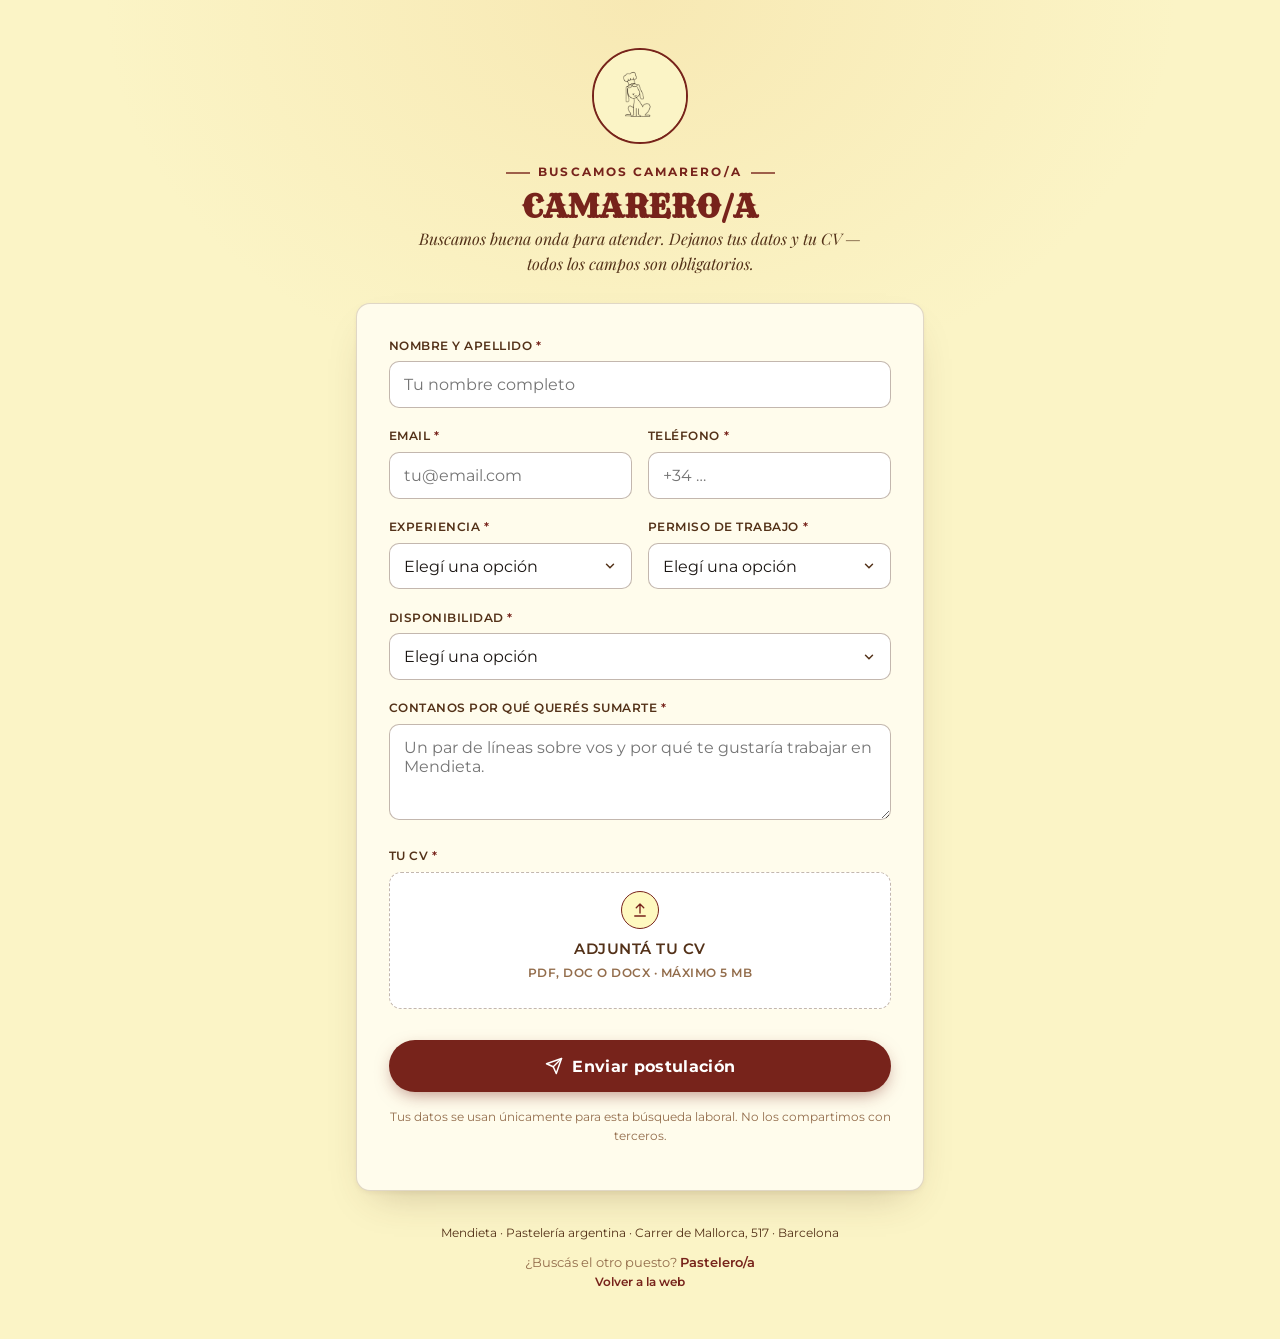
<file: pages/empleo-camarero.html>
<!DOCTYPE html>
<html lang="es">
<head>
  <meta charset="UTF-8" />
  <meta name="viewport" content="width=device-width, initial-scale=1.0, viewport-fit=cover" />
  <meta name="theme-color" content="#FBF4C6" />
  <meta name="description" content="BUSCAMOS CAMARERO/A en Mendieta, pastelería argentina en Barcelona. Dejá tus datos y tu CV." />
  <meta name="robots" content="noindex" />
  <title>Camarero/a · Mendieta</title>

  <link rel="preconnect" href="https://fonts.googleapis.com" />
  <link rel="preconnect" href="https://fonts.gstatic.com" crossorigin />
  <link href="https://fonts.googleapis.com/css2?family=Rye&family=Playfair+Display:ital,wght@0,500;0,700;1,500&family=Montserrat:wght@400;500;600;700&display=swap" rel="stylesheet" />
  <link rel="icon" type="image/png" href="../assets/brand/logos/mendieta-avatar-circulo.png" />

  <style>
    :root{
      --crema:#FBF4C6; --crema-soft:#FEF9C0; --card:#FFFCEC;
      --bordo:#77231B; --bordo-dark:#5E1A14;
      --cacao:#533118; --caramelo:#936D4C; --mostaza:#EDC77D;
      --tinta:#1B1613; --line:rgba(83,49,24,.18); --line-strong:rgba(83,49,24,.35);
      --r:14px; --r-pill:999px;
      --font-display:'Rye',Georgia,serif; --font-serif:'Playfair Display',Georgia,serif;
      --font-body:'Montserrat',-apple-system,BlinkMacSystemFont,'Segoe UI',sans-serif;
    }
    *,*::before,*::after{box-sizing:border-box;}
    body{margin:0; background:var(--crema); color:var(--tinta); font-family:var(--font-body);
      line-height:1.55; -webkit-font-smoothing:antialiased;
      background-image:radial-gradient(ellipse 70% 50% at 50% 0%, rgba(237,199,125,.25), transparent 60%);}
    .wrap{max-width:620px; margin-inline:auto; padding:clamp(1.5rem,5vw,3rem) clamp(1rem,4vw,1.6rem) 3rem;}
    .head{text-align:center; margin-bottom:1.6rem;}
    .head__logo{width:96px; height:96px; border-radius:50%; display:block; margin:0 auto .8rem;
      border:2px solid var(--bordo); background:var(--crema-soft);}
    .eyebrow{font-size:.72rem; font-weight:700; letter-spacing:.18em; text-transform:uppercase;
      color:var(--bordo); display:inline-flex; align-items:center; gap:.55rem;}
    .eyebrow::before,.eyebrow::after{content:''; width:24px; height:1.5px; background:var(--bordo); opacity:.7;}
    .head h1{font-family:var(--font-display); color:var(--bordo);
      font-size:clamp(2.1rem,1.4rem+3vw,3rem); line-height:1.02; letter-spacing:.01em;
      text-transform:uppercase; margin:.5rem 0 .3rem;}
    .head p{font-family:var(--font-serif); font-style:italic; color:var(--cacao);
      font-size:clamp(1rem,.95rem+.4vw,1.18rem); margin:0 auto; max-width:30rem;}
    form{background:var(--card); border:1px solid var(--line); border-radius:var(--r);
      box-shadow:0 2px 4px rgba(83,49,24,.05),0 18px 40px -18px rgba(83,49,24,.28);
      padding:clamp(1.3rem,4vw,2rem); margin-top:1.4rem;}
    .field{margin-bottom:1.15rem;}
    .field:last-of-type{margin-bottom:0;}
    label{display:block; font-size:.78rem; font-weight:600; letter-spacing:.04em;
      text-transform:uppercase; color:var(--cacao); margin-bottom:.4rem;}
    label .req{color:var(--bordo);}
    input,select,textarea{width:100%; font-family:var(--font-body); font-size:1rem; color:var(--tinta);
      background:#fff; border:1.5px solid var(--line-strong); border-radius:10px;
      padding:.8rem .9rem; transition:border-color .2s, box-shadow .2s; -webkit-appearance:none; appearance:none;}
    select{background-image:url("data:image/svg+xml;utf8,<svg xmlns='http://www.w3.org/2000/svg' width='14' height='14' viewBox='0 0 24 24' fill='none' stroke='%23533118' stroke-width='2.5' stroke-linecap='round'><path d='M6 9l6 6 6-6'/></svg>");
      background-repeat:no-repeat; background-position:right .9rem center; padding-right:2.4rem;}
    textarea{min-height:96px; resize:vertical;}
    input:focus,select:focus,textarea:focus{outline:none; border-color:var(--bordo); box-shadow:0 0 0 3px rgba(119,35,27,.12);}
    .row{display:grid; grid-template-columns:1fr; gap:0;}
    @media(min-width:480px){ .row{grid-template-columns:1fr 1fr; gap:1rem;} }
    .cv{border:1.5px dashed var(--line-strong); border-radius:12px; padding:1.1rem; text-align:center;
      background:#fff; cursor:pointer; transition:border-color .2s, background .2s;}
    .cv:hover{border-color:var(--bordo); background:var(--crema-soft);}
    .cv input[type=file]{display:none;}
    .cv__icon{width:38px;height:38px;border-radius:50%;background:var(--crema-soft); border:1.5px solid var(--bordo);
      color:var(--bordo); display:inline-grid; place-items:center; margin-bottom:.5rem;}
    .cv__icon svg{width:18px;height:18px;}
    .cv__title{font-weight:600; color:var(--cacao); font-size:.95rem;}
    .cv__hint{font-size:.78rem; color:var(--caramelo); margin-top:.2rem;}
    .cv__file{font-size:.85rem; color:var(--bordo); font-weight:600; margin-top:.5rem; word-break:break-all;}
    .submit{width:100%; margin-top:1.5rem; background:var(--bordo); color:#fff; font-family:var(--font-body);
      font-weight:700; font-size:1.02rem; letter-spacing:.02em; border:0; border-radius:var(--r-pill);
      padding:1rem 1.2rem; cursor:pointer; display:inline-flex; align-items:center; justify-content:center; gap:.6rem;
      box-shadow:0 6px 18px -5px rgba(119,35,27,.55); transition:background .2s, transform .2s;}
    .submit:hover{background:var(--bordo-dark); transform:translateY(-2px);}
    .submit:active{transform:translateY(0);}
    .submit svg{width:18px;height:18px;}
    .note{font-size:.78rem; color:var(--caramelo); text-align:center; margin-top:1rem; line-height:1.5;}
    .foot{text-align:center; margin-top:2rem; font-size:.78rem; color:var(--cacao);}
    .foot a{color:var(--bordo); text-decoration:none; font-weight:600;}
    .switch{display:inline-block; margin-top:.6rem; font-size:.82rem; color:var(--caramelo);}
    .switch a{color:var(--bordo); font-weight:600; text-decoration:none;}
  </style>
</head>
<body>
  <div class="wrap">
    <header class="head">
      <img class="head__logo" src="../assets/brand/logos/mendieta-avatar-circulo.png" alt="Mendieta" width="96" height="96" />
      <span class="eyebrow">BUSCAMOS CAMARERO/A</span>
      <h1>Camarero/a</h1>
      <p>Buscamos buena onda para atender. Dejanos tus datos y tu CV — todos los campos son obligatorios.</p>
    </header>

    <!--
      Las postulaciones llegan por email (con el CV adjunto) via FormSubmit a bemallorca@gmail.com.
      Para cambiar el destino: editar EMAIL_DESTINO en scripts/make_empleo_forms.py y regenerar.
      1a vez: FormSubmit manda un email de activacion (tocar 'Activate Form' una vez).
    -->
    <form action="https://formsubmit.co/bemallorca@gmail.com" method="POST" enctype="multipart/form-data">
      <input type="hidden" name="_subject" value="Postulación Camarero/a · Mendieta">
      <input type="hidden" name="_captcha" value="false">
      <input type="hidden" name="_template" value="table">
      <input type="hidden" name="_next" value="https://vantiadigital.github.io/Mendieta/pages/empleo-gracias.html">
      <input type="hidden" name="Puesto" value="Camarero/a (atención)">
      <input type="text" name="_honey" style="display:none">

      <div class="field">
        <label for="nombre">Nombre y apellido <span class="req">*</span></label>
        <input id="nombre" name="Nombre y apellido" type="text" required placeholder="Tu nombre completo" autocomplete="name">
      </div>

      <div class="row">
        <div class="field">
          <label for="email">Email <span class="req">*</span></label>
          <input id="email" name="Email" type="email" required placeholder="tu@email.com" autocomplete="email">
        </div>
        <div class="field">
          <label for="telefono">Teléfono <span class="req">*</span></label>
          <input id="telefono" name="Teléfono" type="tel" required placeholder="+34 …" autocomplete="tel">
        </div>
      </div>

      <div class="row">
        <div class="field">
          <label for="experiencia">Experiencia <span class="req">*</span></label>
          <select id="experiencia" name="Experiencia" required>
            <option value="" disabled selected>Elegí una opción</option>
            <option>Menos de 1 año</option>
            <option>1 a 3 años</option>
            <option>Más de 3 años</option>
          </select>
        </div>
        <div class="field">
          <label for="permiso">Permiso de trabajo <span class="req">*</span></label>
          <select id="permiso" name="Permiso de trabajo" required>
            <option value="" disabled selected>Elegí una opción</option>
            <option>Sí, en regla</option>
            <option>En trámite</option>
            <option>No</option>
          </select>
        </div>
      </div>

      <div class="field">
        <label for="disponibilidad">Disponibilidad <span class="req">*</span></label>
        <select id="disponibilidad" name="Disponibilidad" required>
          <option value="" disabled selected>Elegí una opción</option>
          <option>Inmediata</option>
          <option>En 15 días</option>
          <option>A convenir</option>
        </select>
      </div>

      <div class="field">
        <label for="mensaje">Contanos por qué querés sumarte <span class="req">*</span></label>
        <textarea id="mensaje" name="Mensaje" required placeholder="Un par de líneas sobre vos y por qué te gustaría trabajar en Mendieta."></textarea>
      </div>

      <div class="field">
        <label>Tu CV <span class="req">*</span></label>
        <label class="cv" for="cv">
          <span class="cv__icon" aria-hidden="true">
            <svg viewBox="0 0 24 24" fill="none" stroke="currentColor" stroke-width="1.8" stroke-linecap="round" stroke-linejoin="round"><path d="M12 16V4M7 9l5-5 5 5"/><path d="M5 20h14"/></svg>
          </span>
          <div class="cv__title">Adjuntá tu CV</div>
          <div class="cv__hint">PDF, DOC o DOCX · máximo 5 MB</div>
          <div class="cv__file" id="cvFile"></div>
          <input id="cv" name="CV" type="file" accept=".pdf,.doc,.docx" required>
        </label>
      </div>

      <button class="submit" type="submit">
        <svg viewBox="0 0 24 24" fill="none" stroke="currentColor" stroke-width="2" stroke-linecap="round" stroke-linejoin="round"><path d="M22 2 11 13"/><path d="M22 2 15 22l-4-9-9-4 20-7z"/></svg>
        Enviar postulación
      </button>

      <p class="note">Tus datos se usan únicamente para esta búsqueda laboral. No los compartimos con terceros.</p>
    </form>

    <div class="foot">
      Mendieta · Pastelería argentina · Carrer de Mallorca, 517 · Barcelona<br>
      <span class="switch">¿Buscás el otro puesto? <a href="empleo-pastelero.html">Pastelero/a</a></span><br>
      <a href="../index.html">Volver a la web</a>
    </div>
  </div>

  <script>
    var cv=document.getElementById('cv'), cvFile=document.getElementById('cvFile');
    cv.addEventListener('change', function(){
      var f=cv.files[0]; if(!f){cvFile.textContent='';return;}
      if(f.size/1024/1024>5){alert('El archivo supera los 5 MB. Subí un CV más liviano.');cv.value='';cvFile.textContent='';return;}
      cvFile.textContent='✓ '+f.name;
    });
  </script>
</body>
</html>
</file>
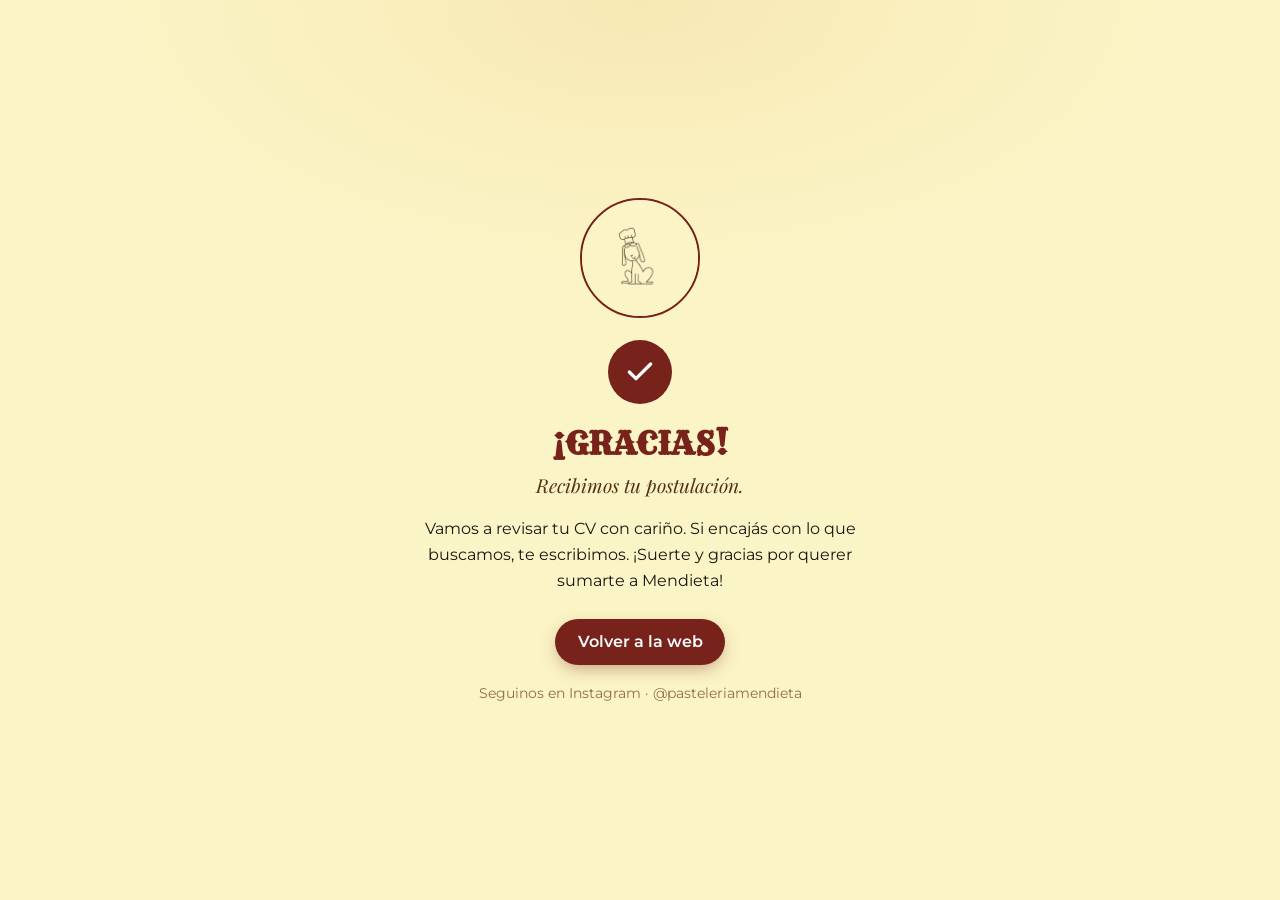
<file: pages/empleo-gracias.html>
<!DOCTYPE html>
<html lang="es">
<head>
  <meta charset="UTF-8" />
  <meta name="viewport" content="width=device-width, initial-scale=1.0, viewport-fit=cover" />
  <meta name="theme-color" content="#FBF4C6" />
  <meta name="robots" content="noindex" />
  <title>¡Gracias! · Mendieta</title>

  <link rel="preconnect" href="https://fonts.googleapis.com" />
  <link rel="preconnect" href="https://fonts.gstatic.com" crossorigin />
  <link href="https://fonts.googleapis.com/css2?family=Rye&family=Playfair+Display:ital@0;1&family=Montserrat:wght@400;500;600&display=swap" rel="stylesheet" />
  <link rel="icon" type="image/png" href="../assets/brand/logos/mendieta-avatar-circulo.png" />

  <style>
    :root{
      --crema:#FBF4C6; --crema-soft:#FEF9C0; --bordo:#77231B; --cacao:#533118;
      --caramelo:#936D4C; --tinta:#1B1613;
      --font-display:'Rye',Georgia,serif; --font-serif:'Playfair Display',Georgia,serif;
      --font-body:'Montserrat',sans-serif;
    }
    *,*::before,*::after{box-sizing:border-box;}
    body{margin:0; background:var(--crema); color:var(--tinta); font-family:var(--font-body);
      min-height:100dvh; display:grid; place-items:center; text-align:center;
      padding:2rem 1.2rem;
      background-image:radial-gradient(ellipse 70% 50% at 50% 0%, rgba(237,199,125,.25), transparent 60%);}
    .box{max-width:460px;}
    .logo{width:120px;height:120px;border-radius:50%;border:2px solid var(--bordo);
      background:var(--crema-soft); display:block; margin:0 auto 1.4rem;}
    .check{width:64px;height:64px;border-radius:50%;background:var(--bordo); color:#fff;
      display:inline-grid; place-items:center; margin-bottom:1.2rem;}
    .check svg{width:32px;height:32px;}
    h1{font-family:var(--font-display); color:var(--bordo); text-transform:uppercase;
      font-size:clamp(2rem,1.5rem+3vw,2.8rem); line-height:1.05; margin:.2rem 0 .6rem; letter-spacing:.01em;}
    .lead{font-family:var(--font-serif); font-style:italic; color:var(--cacao);
      font-size:1.2rem; margin:0 0 1rem;}
    p{color:var(--tinta); font-size:1rem; line-height:1.6; margin:0 auto 1.6rem; max-width:30rem;}
    .btn{display:inline-flex; align-items:center; gap:.5rem; background:var(--bordo); color:#fff;
      font-weight:600; text-decoration:none; border-radius:999px; padding:.85rem 1.4rem;
      box-shadow:0 6px 18px -5px rgba(119,35,27,.5);}
    .ig{display:block; margin-top:1.2rem; color:var(--caramelo); text-decoration:none; font-size:.9rem;}
  </style>
</head>
<body>
  <div class="box">
    <img class="logo" src="../assets/brand/logos/mendieta-avatar-circulo.png" alt="Mendieta" width="120" height="120" />
    <div class="check" aria-hidden="true">
      <svg viewBox="0 0 24 24" fill="none" stroke="currentColor" stroke-width="2.5" stroke-linecap="round" stroke-linejoin="round"><path d="M20 6 9 17l-5-5"/></svg>
    </div>
    <h1>¡Gracias!</h1>
    <p class="lead">Recibimos tu postulación.</p>
    <p>Vamos a revisar tu CV con cariño. Si encajás con lo que buscamos, te escribimos. ¡Suerte y gracias por querer sumarte a Mendieta!</p>
    <a class="btn" href="../index.html">Volver a la web</a>
    <a class="ig" href="https://www.instagram.com/pasteleriamendieta/" target="_blank" rel="noopener">Seguinos en Instagram · @pasteleriamendieta</a>
  </div>
</body>
</html>
</file>
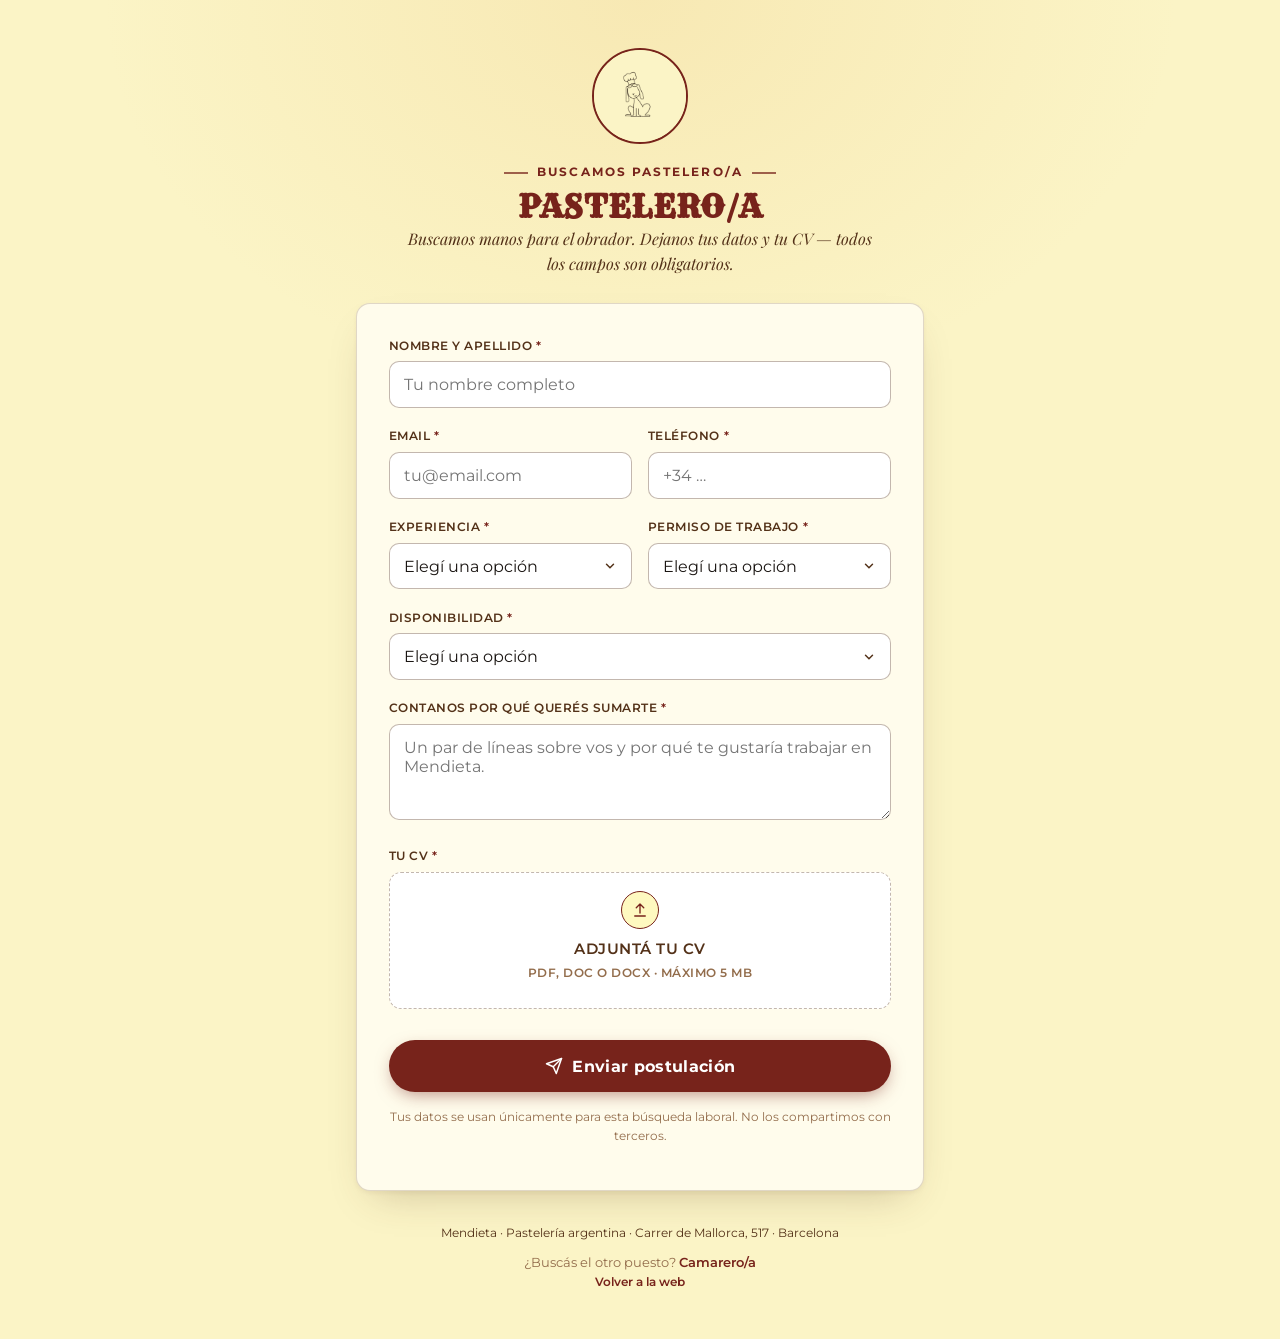
<file: pages/empleo-pastelero.html>
<!DOCTYPE html>
<html lang="es">
<head>
  <meta charset="UTF-8" />
  <meta name="viewport" content="width=device-width, initial-scale=1.0, viewport-fit=cover" />
  <meta name="theme-color" content="#FBF4C6" />
  <meta name="description" content="BUSCAMOS PASTELERO/A en Mendieta, pastelería argentina en Barcelona. Dejá tus datos y tu CV." />
  <meta name="robots" content="noindex" />
  <title>Pastelero/a · Mendieta</title>

  <link rel="preconnect" href="https://fonts.googleapis.com" />
  <link rel="preconnect" href="https://fonts.gstatic.com" crossorigin />
  <link href="https://fonts.googleapis.com/css2?family=Rye&family=Playfair+Display:ital,wght@0,500;0,700;1,500&family=Montserrat:wght@400;500;600;700&display=swap" rel="stylesheet" />
  <link rel="icon" type="image/png" href="../assets/brand/logos/mendieta-avatar-circulo.png" />

  <style>
    :root{
      --crema:#FBF4C6; --crema-soft:#FEF9C0; --card:#FFFCEC;
      --bordo:#77231B; --bordo-dark:#5E1A14;
      --cacao:#533118; --caramelo:#936D4C; --mostaza:#EDC77D;
      --tinta:#1B1613; --line:rgba(83,49,24,.18); --line-strong:rgba(83,49,24,.35);
      --r:14px; --r-pill:999px;
      --font-display:'Rye',Georgia,serif; --font-serif:'Playfair Display',Georgia,serif;
      --font-body:'Montserrat',-apple-system,BlinkMacSystemFont,'Segoe UI',sans-serif;
    }
    *,*::before,*::after{box-sizing:border-box;}
    body{margin:0; background:var(--crema); color:var(--tinta); font-family:var(--font-body);
      line-height:1.55; -webkit-font-smoothing:antialiased;
      background-image:radial-gradient(ellipse 70% 50% at 50% 0%, rgba(237,199,125,.25), transparent 60%);}
    .wrap{max-width:620px; margin-inline:auto; padding:clamp(1.5rem,5vw,3rem) clamp(1rem,4vw,1.6rem) 3rem;}
    .head{text-align:center; margin-bottom:1.6rem;}
    .head__logo{width:96px; height:96px; border-radius:50%; display:block; margin:0 auto .8rem;
      border:2px solid var(--bordo); background:var(--crema-soft);}
    .eyebrow{font-size:.72rem; font-weight:700; letter-spacing:.18em; text-transform:uppercase;
      color:var(--bordo); display:inline-flex; align-items:center; gap:.55rem;}
    .eyebrow::before,.eyebrow::after{content:''; width:24px; height:1.5px; background:var(--bordo); opacity:.7;}
    .head h1{font-family:var(--font-display); color:var(--bordo);
      font-size:clamp(2.1rem,1.4rem+3vw,3rem); line-height:1.02; letter-spacing:.01em;
      text-transform:uppercase; margin:.5rem 0 .3rem;}
    .head p{font-family:var(--font-serif); font-style:italic; color:var(--cacao);
      font-size:clamp(1rem,.95rem+.4vw,1.18rem); margin:0 auto; max-width:30rem;}
    form{background:var(--card); border:1px solid var(--line); border-radius:var(--r);
      box-shadow:0 2px 4px rgba(83,49,24,.05),0 18px 40px -18px rgba(83,49,24,.28);
      padding:clamp(1.3rem,4vw,2rem); margin-top:1.4rem;}
    .field{margin-bottom:1.15rem;}
    .field:last-of-type{margin-bottom:0;}
    label{display:block; font-size:.78rem; font-weight:600; letter-spacing:.04em;
      text-transform:uppercase; color:var(--cacao); margin-bottom:.4rem;}
    label .req{color:var(--bordo);}
    input,select,textarea{width:100%; font-family:var(--font-body); font-size:1rem; color:var(--tinta);
      background:#fff; border:1.5px solid var(--line-strong); border-radius:10px;
      padding:.8rem .9rem; transition:border-color .2s, box-shadow .2s; -webkit-appearance:none; appearance:none;}
    select{background-image:url("data:image/svg+xml;utf8,<svg xmlns='http://www.w3.org/2000/svg' width='14' height='14' viewBox='0 0 24 24' fill='none' stroke='%23533118' stroke-width='2.5' stroke-linecap='round'><path d='M6 9l6 6 6-6'/></svg>");
      background-repeat:no-repeat; background-position:right .9rem center; padding-right:2.4rem;}
    textarea{min-height:96px; resize:vertical;}
    input:focus,select:focus,textarea:focus{outline:none; border-color:var(--bordo); box-shadow:0 0 0 3px rgba(119,35,27,.12);}
    .row{display:grid; grid-template-columns:1fr; gap:0;}
    @media(min-width:480px){ .row{grid-template-columns:1fr 1fr; gap:1rem;} }
    .cv{border:1.5px dashed var(--line-strong); border-radius:12px; padding:1.1rem; text-align:center;
      background:#fff; cursor:pointer; transition:border-color .2s, background .2s;}
    .cv:hover{border-color:var(--bordo); background:var(--crema-soft);}
    .cv input[type=file]{display:none;}
    .cv__icon{width:38px;height:38px;border-radius:50%;background:var(--crema-soft); border:1.5px solid var(--bordo);
      color:var(--bordo); display:inline-grid; place-items:center; margin-bottom:.5rem;}
    .cv__icon svg{width:18px;height:18px;}
    .cv__title{font-weight:600; color:var(--cacao); font-size:.95rem;}
    .cv__hint{font-size:.78rem; color:var(--caramelo); margin-top:.2rem;}
    .cv__file{font-size:.85rem; color:var(--bordo); font-weight:600; margin-top:.5rem; word-break:break-all;}
    .submit{width:100%; margin-top:1.5rem; background:var(--bordo); color:#fff; font-family:var(--font-body);
      font-weight:700; font-size:1.02rem; letter-spacing:.02em; border:0; border-radius:var(--r-pill);
      padding:1rem 1.2rem; cursor:pointer; display:inline-flex; align-items:center; justify-content:center; gap:.6rem;
      box-shadow:0 6px 18px -5px rgba(119,35,27,.55); transition:background .2s, transform .2s;}
    .submit:hover{background:var(--bordo-dark); transform:translateY(-2px);}
    .submit:active{transform:translateY(0);}
    .submit svg{width:18px;height:18px;}
    .note{font-size:.78rem; color:var(--caramelo); text-align:center; margin-top:1rem; line-height:1.5;}
    .foot{text-align:center; margin-top:2rem; font-size:.78rem; color:var(--cacao);}
    .foot a{color:var(--bordo); text-decoration:none; font-weight:600;}
    .switch{display:inline-block; margin-top:.6rem; font-size:.82rem; color:var(--caramelo);}
    .switch a{color:var(--bordo); font-weight:600; text-decoration:none;}
  </style>
</head>
<body>
  <div class="wrap">
    <header class="head">
      <img class="head__logo" src="../assets/brand/logos/mendieta-avatar-circulo.png" alt="Mendieta" width="96" height="96" />
      <span class="eyebrow">BUSCAMOS PASTELERO/A</span>
      <h1>Pastelero/a</h1>
      <p>Buscamos manos para el obrador. Dejanos tus datos y tu CV — todos los campos son obligatorios.</p>
    </header>

    <!--
      Las postulaciones llegan por email (con el CV adjunto) via FormSubmit a bemallorca@gmail.com.
      Para cambiar el destino: editar EMAIL_DESTINO en scripts/make_empleo_forms.py y regenerar.
      1a vez: FormSubmit manda un email de activacion (tocar 'Activate Form' una vez).
    -->
    <form action="https://formsubmit.co/bemallorca@gmail.com" method="POST" enctype="multipart/form-data">
      <input type="hidden" name="_subject" value="Postulación Pastelero/a · Mendieta">
      <input type="hidden" name="_captcha" value="false">
      <input type="hidden" name="_template" value="table">
      <input type="hidden" name="_next" value="https://vantiadigital.github.io/Mendieta/pages/empleo-gracias.html">
      <input type="hidden" name="Puesto" value="Pastelero/a (obrador)">
      <input type="text" name="_honey" style="display:none">

      <div class="field">
        <label for="nombre">Nombre y apellido <span class="req">*</span></label>
        <input id="nombre" name="Nombre y apellido" type="text" required placeholder="Tu nombre completo" autocomplete="name">
      </div>

      <div class="row">
        <div class="field">
          <label for="email">Email <span class="req">*</span></label>
          <input id="email" name="Email" type="email" required placeholder="tu@email.com" autocomplete="email">
        </div>
        <div class="field">
          <label for="telefono">Teléfono <span class="req">*</span></label>
          <input id="telefono" name="Teléfono" type="tel" required placeholder="+34 …" autocomplete="tel">
        </div>
      </div>

      <div class="row">
        <div class="field">
          <label for="experiencia">Experiencia <span class="req">*</span></label>
          <select id="experiencia" name="Experiencia" required>
            <option value="" disabled selected>Elegí una opción</option>
            <option>Menos de 1 año</option>
            <option>1 a 3 años</option>
            <option>Más de 3 años</option>
          </select>
        </div>
        <div class="field">
          <label for="permiso">Permiso de trabajo <span class="req">*</span></label>
          <select id="permiso" name="Permiso de trabajo" required>
            <option value="" disabled selected>Elegí una opción</option>
            <option>Sí, en regla</option>
            <option>En trámite</option>
            <option>No</option>
          </select>
        </div>
      </div>

      <div class="field">
        <label for="disponibilidad">Disponibilidad <span class="req">*</span></label>
        <select id="disponibilidad" name="Disponibilidad" required>
          <option value="" disabled selected>Elegí una opción</option>
          <option>Inmediata</option>
          <option>En 15 días</option>
          <option>A convenir</option>
        </select>
      </div>

      <div class="field">
        <label for="mensaje">Contanos por qué querés sumarte <span class="req">*</span></label>
        <textarea id="mensaje" name="Mensaje" required placeholder="Un par de líneas sobre vos y por qué te gustaría trabajar en Mendieta."></textarea>
      </div>

      <div class="field">
        <label>Tu CV <span class="req">*</span></label>
        <label class="cv" for="cv">
          <span class="cv__icon" aria-hidden="true">
            <svg viewBox="0 0 24 24" fill="none" stroke="currentColor" stroke-width="1.8" stroke-linecap="round" stroke-linejoin="round"><path d="M12 16V4M7 9l5-5 5 5"/><path d="M5 20h14"/></svg>
          </span>
          <div class="cv__title">Adjuntá tu CV</div>
          <div class="cv__hint">PDF, DOC o DOCX · máximo 5 MB</div>
          <div class="cv__file" id="cvFile"></div>
          <input id="cv" name="CV" type="file" accept=".pdf,.doc,.docx" required>
        </label>
      </div>

      <button class="submit" type="submit">
        <svg viewBox="0 0 24 24" fill="none" stroke="currentColor" stroke-width="2" stroke-linecap="round" stroke-linejoin="round"><path d="M22 2 11 13"/><path d="M22 2 15 22l-4-9-9-4 20-7z"/></svg>
        Enviar postulación
      </button>

      <p class="note">Tus datos se usan únicamente para esta búsqueda laboral. No los compartimos con terceros.</p>
    </form>

    <div class="foot">
      Mendieta · Pastelería argentina · Carrer de Mallorca, 517 · Barcelona<br>
      <span class="switch">¿Buscás el otro puesto? <a href="empleo-camarero.html">Camarero/a</a></span><br>
      <a href="../index.html">Volver a la web</a>
    </div>
  </div>

  <script>
    var cv=document.getElementById('cv'), cvFile=document.getElementById('cvFile');
    cv.addEventListener('change', function(){
      var f=cv.files[0]; if(!f){cvFile.textContent='';return;}
      if(f.size/1024/1024>5){alert('El archivo supera los 5 MB. Subí un CV más liviano.');cv.value='';cvFile.textContent='';return;}
      cvFile.textContent='✓ '+f.name;
    });
  </script>
</body>
</html>
</file>
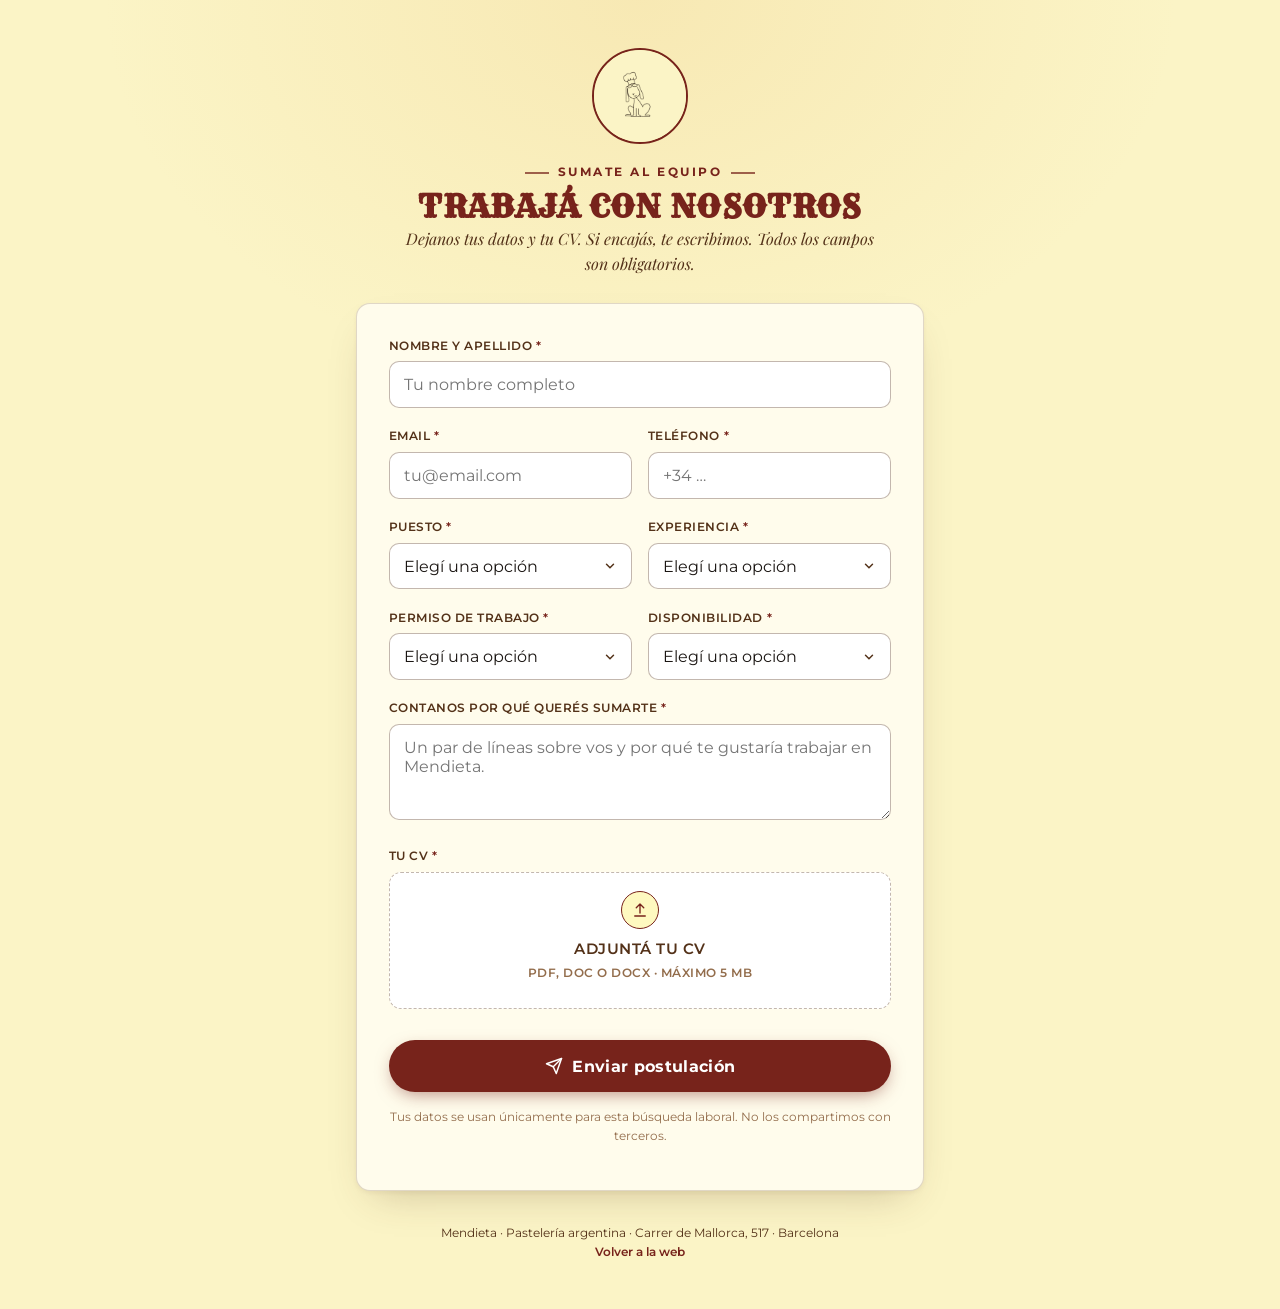
<file: pages/empleo.html>
<!DOCTYPE html>
<html lang="es">
<head>
  <meta charset="UTF-8" />
  <meta name="viewport" content="width=device-width, initial-scale=1.0, viewport-fit=cover" />
  <meta name="theme-color" content="#FBF4C6" />
  <meta name="description" content="Sumate al equipo de Mendieta — pastelería argentina en Barcelona. Dejá tus datos y tu CV." />
  <meta name="robots" content="noindex" />
  <title>Trabajá con nosotros · Mendieta</title>

  <link rel="preconnect" href="https://fonts.googleapis.com" />
  <link rel="preconnect" href="https://fonts.gstatic.com" crossorigin />
  <link href="https://fonts.googleapis.com/css2?family=Rye&family=Playfair+Display:ital,wght@0,500;0,700;1,500&family=Montserrat:wght@400;500;600;700&display=swap" rel="stylesheet" />

  <link rel="icon" type="image/png" href="../assets/brand/logos/mendieta-avatar-circulo.png" />

  <style>
    /* ===== Brand kit Mendieta (paleta real del feed) ===== */
    :root{
      --crema:#FBF4C6; --crema-soft:#FEF9C0; --card:#FFFCEC;
      --bordo:#77231B; --bordo-dark:#5E1A14;
      --cacao:#533118; --caramelo:#936D4C; --mostaza:#EDC77D;
      --tinta:#1B1613; --line:rgba(83,49,24,.18); --line-strong:rgba(83,49,24,.35);
      --r:14px; --r-pill:999px;
      --font-display:'Rye',Georgia,serif;
      --font-serif:'Playfair Display',Georgia,serif;
      --font-body:'Montserrat',-apple-system,BlinkMacSystemFont,'Segoe UI',sans-serif;
    }
    *,*::before,*::after{box-sizing:border-box;}
    body{
      margin:0; background:var(--crema); color:var(--tinta);
      font-family:var(--font-body); line-height:1.55;
      -webkit-font-smoothing:antialiased;
      background-image:
        radial-gradient(ellipse 70% 50% at 50% 0%, rgba(237,199,125,.25), transparent 60%);
    }
    .wrap{max-width:620px; margin-inline:auto; padding:clamp(1.5rem,5vw,3rem) clamp(1rem,4vw,1.6rem) 3rem;}

    /* Header */
    .head{text-align:center; margin-bottom:1.6rem;}
    .head__logo{width:96px; height:96px; border-radius:50%; display:block; margin:0 auto .8rem;
      border:2px solid var(--bordo); background:var(--crema-soft);}
    .eyebrow{font-size:.72rem; font-weight:700; letter-spacing:.22em; text-transform:uppercase;
      color:var(--bordo); display:inline-flex; align-items:center; gap:.55rem;}
    .eyebrow::before,.eyebrow::after{content:''; width:24px; height:1.5px; background:var(--bordo); opacity:.7;}
    .head h1{font-family:var(--font-display); color:var(--bordo);
      font-size:clamp(2.1rem,1.4rem+3vw,3rem); line-height:1.02; letter-spacing:.01em;
      text-transform:uppercase; margin:.5rem 0 .3rem;}
    .head p{font-family:var(--font-serif); font-style:italic; color:var(--cacao);
      font-size:clamp(1rem,.95rem+.4vw,1.18rem); margin:0 auto; max-width:30rem;}

    /* Card del formulario */
    form{background:var(--card); border:1px solid var(--line); border-radius:var(--r-pill);
      border-radius:var(--r); box-shadow:0 2px 4px rgba(83,49,24,.05),0 18px 40px -18px rgba(83,49,24,.28);
      padding:clamp(1.3rem,4vw,2rem); margin-top:1.4rem;}

    .field{margin-bottom:1.15rem;}
    .field:last-of-type{margin-bottom:0;}
    label{display:block; font-size:.78rem; font-weight:600; letter-spacing:.04em;
      text-transform:uppercase; color:var(--cacao); margin-bottom:.4rem;}
    label .req{color:var(--bordo);}
    input,select,textarea{
      width:100%; font-family:var(--font-body); font-size:1rem; color:var(--tinta);
      background:#fff; border:1.5px solid var(--line-strong); border-radius:10px;
      padding:.8rem .9rem; transition:border-color .2s, box-shadow .2s;
      -webkit-appearance:none; appearance:none;
    }
    select{
      background-image:url("data:image/svg+xml;utf8,<svg xmlns='http://www.w3.org/2000/svg' width='14' height='14' viewBox='0 0 24 24' fill='none' stroke='%23533118' stroke-width='2.5' stroke-linecap='round'><path d='M6 9l6 6 6-6'/></svg>");
      background-repeat:no-repeat; background-position:right .9rem center; padding-right:2.4rem;
    }
    textarea{min-height:96px; resize:vertical;}
    input:focus,select:focus,textarea:focus{outline:none; border-color:var(--bordo);
      box-shadow:0 0 0 3px rgba(119,35,27,.12);}
    input:invalid:not(:placeholder-shown),select:invalid:not([data-untouched]){}

    /* Fila doble en desktop */
    .row{display:grid; grid-template-columns:1fr; gap:0;}
    @media(min-width:480px){ .row{grid-template-columns:1fr 1fr; gap:1rem;} .row .field{margin-bottom:1.15rem;} }

    /* Subida de CV */
    .cv{border:1.5px dashed var(--line-strong); border-radius:12px; padding:1.1rem;
      text-align:center; background:#fff; cursor:pointer; transition:border-color .2s, background .2s;}
    .cv:hover{border-color:var(--bordo); background:var(--crema-soft);}
    .cv input[type=file]{display:none;}
    .cv__icon{width:38px;height:38px;border-radius:50%;background:var(--crema-soft);
      border:1.5px solid var(--bordo); color:var(--bordo); display:inline-grid; place-items:center; margin-bottom:.5rem;}
    .cv__icon svg{width:18px;height:18px;}
    .cv__title{font-weight:600; color:var(--cacao); font-size:.95rem;}
    .cv__hint{font-size:.78rem; color:var(--caramelo); margin-top:.2rem;}
    .cv__file{font-size:.85rem; color:var(--bordo); font-weight:600; margin-top:.5rem; word-break:break-all;}

    /* Botón */
    .submit{width:100%; margin-top:1.5rem; background:var(--bordo); color:#fff;
      font-family:var(--font-body); font-weight:700; font-size:1.02rem; letter-spacing:.02em;
      border:0; border-radius:var(--r-pill); padding:1rem 1.2rem; cursor:pointer;
      display:inline-flex; align-items:center; justify-content:center; gap:.6rem;
      box-shadow:0 6px 18px -5px rgba(119,35,27,.55); transition:background .2s, transform .2s;}
    .submit:hover{background:var(--bordo-dark); transform:translateY(-2px);}
    .submit:active{transform:translateY(0);}
    .submit svg{width:18px;height:18px;}

    .note{font-size:.78rem; color:var(--caramelo); text-align:center; margin-top:1rem; line-height:1.5;}
    .foot{text-align:center; margin-top:2rem; font-size:.78rem; color:var(--cacao);}
    .foot a{color:var(--bordo); text-decoration:none; font-weight:600;}
  </style>
</head>
<body>
  <div class="wrap">

    <header class="head">
      <img class="head__logo" src="../assets/brand/logos/mendieta-avatar-circulo.png" alt="Mendieta" width="96" height="96" />
      <span class="eyebrow">Sumate al equipo</span>
      <h1>Trabajá con nosotros</h1>
      <p>Dejanos tus datos y tu CV. Si encajás, te escribimos. Todos los campos son obligatorios.</p>
    </header>

    <!--
      ====== A DÓNDE LLEGAN LAS POSTULACIONES ======
      Llegan por email (con el CV adjunto) vía FormSubmit.
      Para cambiar el email destino: reemplazá "bemallorca@gmail.com" en el action.
      IMPORTANTE (1ª vez): la primera vez que alguien envíe el formulario,
      FormSubmit manda un email de activación a esa casilla — hay que tocar
      "Activate Form" una sola vez. Después funciona solo.
    -->
    <form action="https://formsubmit.co/bemallorca@gmail.com" method="POST" enctype="multipart/form-data">
      <!-- Configuración FormSubmit -->
      <input type="hidden" name="_subject" value="Nueva postulación · Mendieta">
      <input type="hidden" name="_captcha" value="false">
      <input type="hidden" name="_template" value="table">
      <input type="hidden" name="_next" value="https://vantiadigital.github.io/Mendieta/pages/empleo-gracias.html">
      <!-- anti-spam (honeypot): dejar vacío -->
      <input type="text" name="_honey" style="display:none">

      <div class="field">
        <label for="nombre">Nombre y apellido <span class="req">*</span></label>
        <input id="nombre" name="Nombre y apellido" type="text" required placeholder="Tu nombre completo" autocomplete="name">
      </div>

      <div class="row">
        <div class="field">
          <label for="email">Email <span class="req">*</span></label>
          <input id="email" name="Email" type="email" required placeholder="tu@email.com" autocomplete="email">
        </div>
        <div class="field">
          <label for="telefono">Teléfono <span class="req">*</span></label>
          <input id="telefono" name="Teléfono" type="tel" required placeholder="+34 …" autocomplete="tel">
        </div>
      </div>

      <div class="row">
        <div class="field">
          <label for="puesto">Puesto <span class="req">*</span></label>
          <select id="puesto" name="Puesto" required>
            <option value="" disabled selected>Elegí una opción</option>
            <option>Pastelero/a (obrador)</option>
            <option>Camarero/a (atención)</option>
            <option>Cualquiera de los dos</option>
          </select>
        </div>
        <div class="field">
          <label for="experiencia">Experiencia <span class="req">*</span></label>
          <select id="experiencia" name="Experiencia" required>
            <option value="" disabled selected>Elegí una opción</option>
            <option>Menos de 1 año</option>
            <option>1 a 3 años</option>
            <option>Más de 3 años</option>
          </select>
        </div>
      </div>

      <div class="row">
        <div class="field">
          <label for="permiso">Permiso de trabajo <span class="req">*</span></label>
          <select id="permiso" name="Permiso de trabajo" required>
            <option value="" disabled selected>Elegí una opción</option>
            <option>Sí, en regla</option>
            <option>En trámite</option>
            <option>No</option>
          </select>
        </div>
        <div class="field">
          <label for="disponibilidad">Disponibilidad <span class="req">*</span></label>
          <select id="disponibilidad" name="Disponibilidad" required>
            <option value="" disabled selected>Elegí una opción</option>
            <option>Inmediata</option>
            <option>En 15 días</option>
            <option>A convenir</option>
          </select>
        </div>
      </div>

      <div class="field">
        <label for="mensaje">Contanos por qué querés sumarte <span class="req">*</span></label>
        <textarea id="mensaje" name="Mensaje" required placeholder="Un par de líneas sobre vos y por qué te gustaría trabajar en Mendieta."></textarea>
      </div>

      <div class="field">
        <label>Tu CV <span class="req">*</span></label>
        <label class="cv" for="cv">
          <span class="cv__icon" aria-hidden="true">
            <svg viewBox="0 0 24 24" fill="none" stroke="currentColor" stroke-width="1.8" stroke-linecap="round" stroke-linejoin="round"><path d="M12 16V4M7 9l5-5 5 5"/><path d="M5 20h14"/></svg>
          </span>
          <div class="cv__title">Adjuntá tu CV</div>
          <div class="cv__hint">PDF, DOC o DOCX · máximo 5 MB</div>
          <div class="cv__file" id="cvFile"></div>
          <input id="cv" name="CV" type="file" accept=".pdf,.doc,.docx" required>
        </label>
      </div>

      <button class="submit" type="submit">
        <svg viewBox="0 0 24 24" fill="none" stroke="currentColor" stroke-width="2" stroke-linecap="round" stroke-linejoin="round"><path d="M22 2 11 13"/><path d="M22 2 15 22l-4-9-9-4 20-7z"/></svg>
        Enviar postulación
      </button>

      <p class="note">Tus datos se usan únicamente para esta búsqueda laboral. No los compartimos con terceros.</p>
    </form>

    <div class="foot">
      Mendieta · Pastelería argentina · Carrer de Mallorca, 517 · Barcelona<br>
      <a href="../index.html">Volver a la web</a>
    </div>
  </div>

  <script>
    // Muestra el nombre del archivo elegido + valida tamaño (máx 5 MB)
    var cv = document.getElementById('cv');
    var cvFile = document.getElementById('cvFile');
    cv.addEventListener('change', function(){
      var f = cv.files[0];
      if(!f){ cvFile.textContent=''; return; }
      var mb = f.size/1024/1024;
      if(mb > 5){
        alert('El archivo supera los 5 MB. Subí un CV más liviano.');
        cv.value=''; cvFile.textContent=''; return;
      }
      cvFile.textContent = '✓ ' + f.name;
    });
  </script>
</body>
</html>
</file>
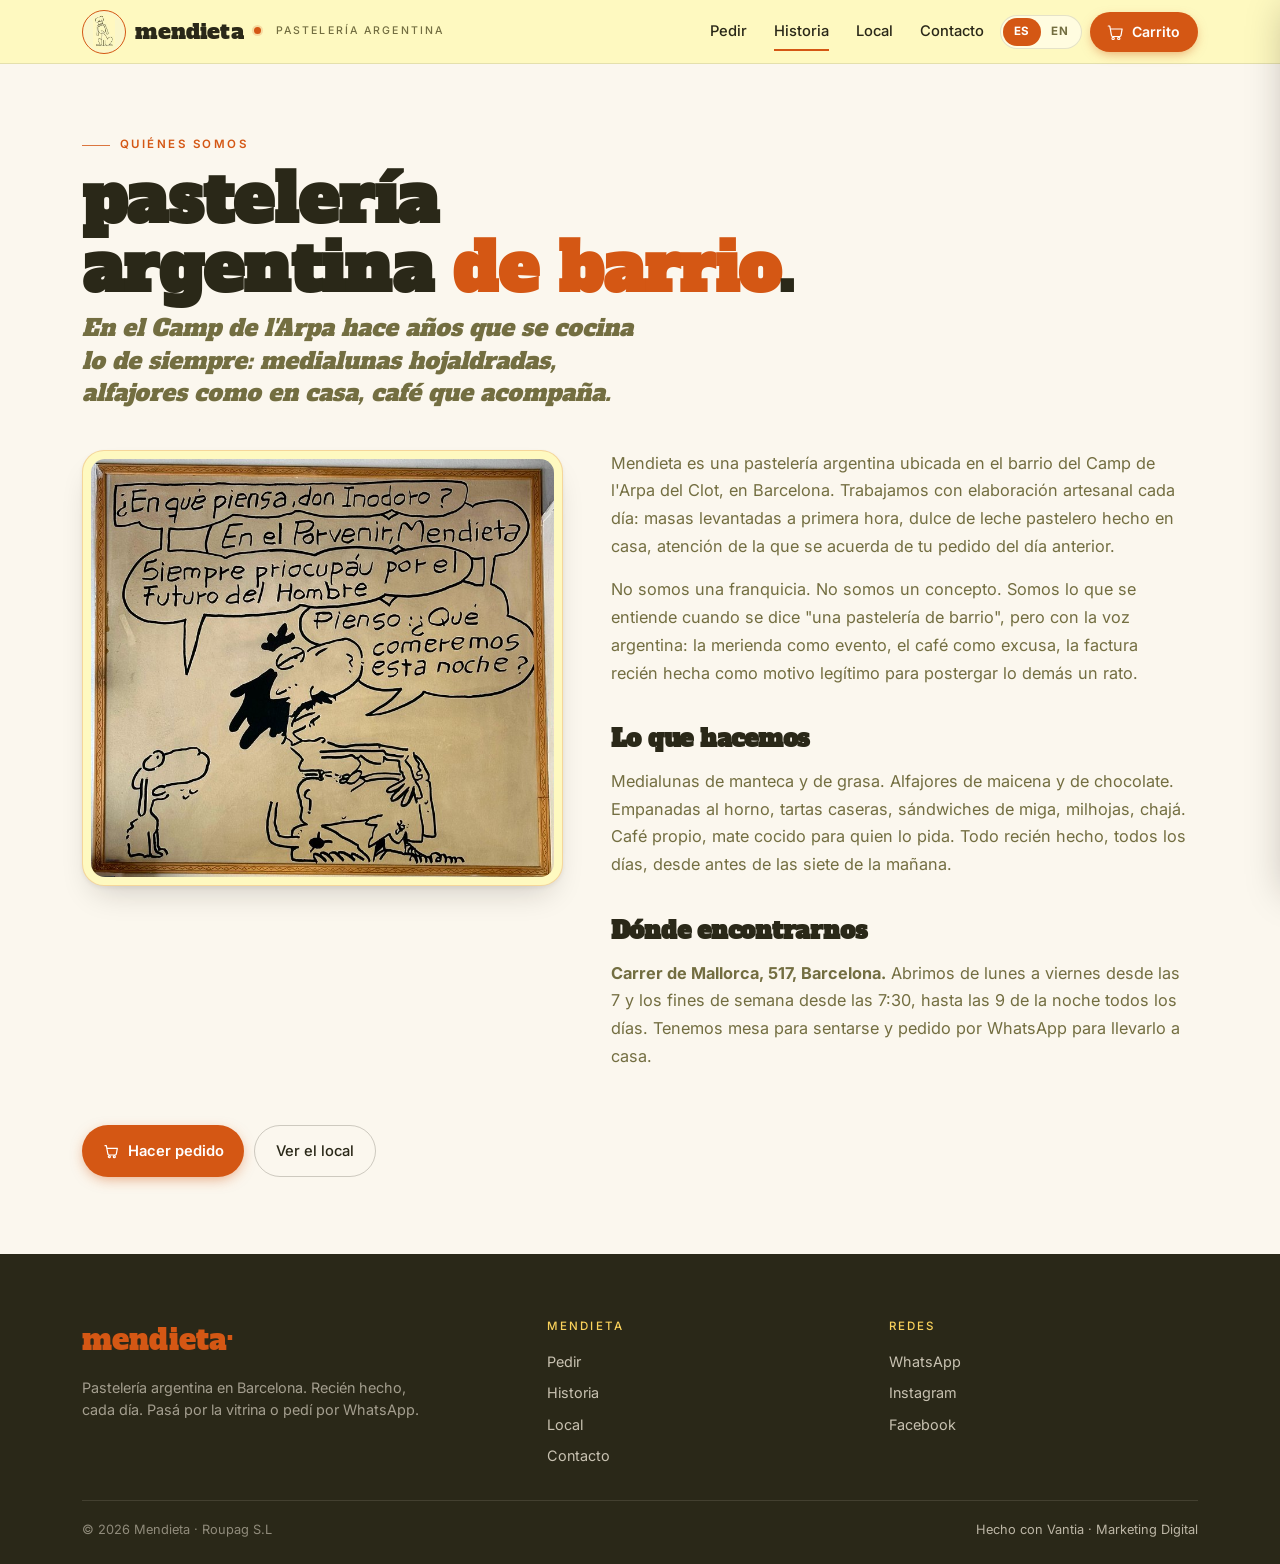
<file: pages/historia.html>
<!DOCTYPE html>
<html lang="es">
<head>
  <meta charset="UTF-8" />
  <meta name="viewport" content="width=device-width, initial-scale=1.0, viewport-fit=cover" />
  <meta name="theme-color" content="#F5EDDD" />
  <meta name="description" content="La historia de Mendieta — pastelería argentina en el barrio del Camp de l'Arpa, Barcelona." />
  <title>Historia · Mendieta</title>

  <link rel="preconnect" href="https://fonts.googleapis.com" />
  <link rel="preconnect" href="https://fonts.gstatic.com" crossorigin />
  <link href="https://fonts.googleapis.com/css2?family=Alfa+Slab+One&family=Inter:wght@400;500;600;700&display=swap" rel="stylesheet" />
  <link rel="stylesheet" href="../assets/css/main.css?v=202605281513" />
  <link rel="icon" type="image/png" href="../assets/images/logo/mendieta-logo.png" />
</head>
<body class="theme-info">

  <header class="site-header">
    <div class="container site-header__inner">
      <a href="../index.html" class="brand" aria-label="Mendieta · inicio"><img class="brand__logo" src="../assets/images/logo/mendieta-logo.png" alt="" width="36" height="36" />Mendieta<span class="brand__dot" aria-hidden="true"></span>
        <span class="brand__sub" data-i18n="nav.brandSub">Pastelería Argentina</span>
      </a>
      <nav class="nav" aria-label="Navegación principal">
        <a href="../index.html" data-i18n="nav.order">Pedir</a>
        <a href="historia.html" aria-current="page" data-i18n="nav.history">Historia</a>
        <a href="local.html" data-i18n="nav.local">Local</a>
        <a href="contacto.html" data-i18n="nav.contact">Contacto</a>
      </nav>
      <div class="header-actions">
        <div class="lang-toggle" role="group" data-i18n-attr="aria-label:lang.aria">
          <button class="lang-toggle__btn" type="button" data-lang="es" data-i18n="lang.es">ES</button>
          <button class="lang-toggle__btn" type="button" data-lang="en" data-i18n="lang.en">EN</button>
        </div>
        <button class="cart-button" id="cartFab" aria-label="Ver carrito" data-i18n-attr="aria-label:nav.viewCart" aria-controls="cartDrawer">
          <svg viewBox="0 0 24 24" fill="none" stroke="currentColor" stroke-width="1.6" stroke-linecap="round" stroke-linejoin="round">
            <path d="M3 4h2l2.3 12.5a2 2 0 0 0 2 1.5H18a2 2 0 0 0 2-1.6L21.5 8H6"/>
            <circle cx="9.5" cy="20.5" r="1.5"/><circle cx="17" cy="20.5" r="1.5"/>
          </svg>
          <span class="cart-button__label" data-i18n="nav.cart">Carrito</span>
          <span class="cart-button__count" id="cartCount"></span>
        </button>
        <button class="nav-toggle" id="navToggle" aria-label="Abrir menú" data-i18n-attr="aria-label:nav.openMenu" aria-expanded="false">
          <svg width="18" height="18" viewBox="0 0 24 24" fill="none" stroke="currentColor" stroke-width="1.8">
            <line x1="4" y1="8" x2="20" y2="8"/><line x1="4" y1="16" x2="20" y2="16"/>
          </svg>
        </button>
      </div>
    </div>
  </header>

  <div class="mobile-nav" id="mobileNav" aria-hidden="true">
    <ul>
      <li><a href="../index.html">Pedir</a></li>
      <li><a href="historia.html">Historia</a></li>
      <li><a href="local.html">Local</a></li>
      <li><a href="contacto.html">Contacto</a></li>
    </ul>
  </div>

  <main class="page">
    <div class="container">

      <header class="page__head" data-reveal>
        <span class="eyebrow" data-i18n="history.eyebrow">Quiénes somos</span>
        <h1 class="page__title"><span data-i18n="history.title.before">Pastelería argentina </span><em data-i18n="history.title.em">de barrio</em><span data-i18n="history.title.after">.</span></h1>
        <p class="page__lead" data-i18n="history.lead">
          En el Camp de l'Arpa hace años que se cocina lo de siempre:
          medialunas hojaldradas, alfajores como en casa, café que acompaña.
        </p>
      </header>

      <div class="story-grid">
        <figure class="story-image" data-reveal>
          <img
            src="../assets/images/photos/cartel-mendieta-md.jpg"
            srcset="../assets/images/photos/cartel-mendieta-md.jpg 800w, ../assets/images/photos/cartel-mendieta-lg.jpg 1600w"
            sizes="(min-width: 900px) 45vw, 100vw"
            alt="Cartel de Mendieta con la viñeta de Inodoro Pereyra y Mendieta: '¿En qué piensa, don Inodoro? — En el porvenir, Mendieta. Siempre priocupáu por el futuro del hombre. — Pienso: ¿qué comeremos esta noche?'"
            loading="lazy"
            decoding="async" />
        </figure>

        <div class="prose" data-reveal>
          <p data-i18n="history.p1">
            Mendieta es una pastelería argentina ubicada en el barrio del Camp
            de l'Arpa del Clot, en Barcelona. Trabajamos con elaboración artesanal
            cada día: masas levantadas a primera hora, dulce de leche pastelero hecho
            en casa, atención de la que se acuerda de tu pedido del día anterior.
          </p>
          <p data-i18n="history.p2">
            No somos una franquicia. No somos un concepto. Somos lo que se entiende
            cuando se dice "una pastelería de barrio", pero con la voz argentina:
            la merienda como evento, el café como excusa, la factura recién hecha
            como motivo legítimo para postergar lo demás un rato.
          </p>

          <h3 data-i18n="history.h3a">Lo que hacemos</h3>
          <p data-i18n="history.p3">
            Medialunas de manteca y de grasa. Alfajores de maicena y de chocolate.
            Empanadas al horno, tartas caseras, sándwiches de miga, milhojas,
            chajá. Café propio, mate cocido para quien lo pida. Todo recién hecho,
            todos los días, desde antes de las siete de la mañana.
          </p>

          <h3 data-i18n="history.h3b">Dónde encontrarnos</h3>
          <p>
            <strong data-i18n="history.p4Strong">Carrer de Mallorca, 517, Barcelona.</strong><span data-i18n="history.p4Rest"> Abrimos de
            lunes a viernes desde las 7 y los fines de semana desde las 7:30,
            hasta las 9 de la noche todos los días. Tenemos mesa para sentarse
            y pedido por WhatsApp para llevarlo a casa.</span>
          </p>
        </div>
      </div>

      <div class="cta-row" data-reveal style="margin-top: 2.4rem;">
        <a href="../index.html" class="btn btn-primary btn--inline">
          <svg viewBox="0 0 24 24" fill="none" stroke="currentColor" stroke-width="1.8" stroke-linecap="round" stroke-linejoin="round">
            <path d="M3 4h2l2.3 12.5a2 2 0 0 0 2 1.5H18a2 2 0 0 0 2-1.6L21.5 8H6"/>
            <circle cx="9.5" cy="20.5" r="1.5"/><circle cx="17" cy="20.5" r="1.5"/>
          </svg>
          <span data-i18n="history.ctaOrder">Hacer pedido</span>
        </a>
        <a href="local.html" class="btn btn-ghost btn--inline">
          <span data-i18n="history.ctaLocal">Ver el local</span>
        </a>
      </div>
    </div>
  </main>

  <footer class="site-footer">
    <div class="container">
      <div class="site-footer__top">
        <div>
          <p class="site-footer__brand">Mendieta<span style="color: var(--color-brand)">·</span></p>
          <p class="site-footer__claim"><span data-i18n="footer.claim">Pastelería argentina en Barcelona. Recién hecho, cada día.</span></p>
        </div>
        <div class="footer-col">
          <h4 data-i18n="footer.h.menu">Mendieta</h4>
          <ul>
            <li><a href="../index.html">Pedir</a></li>
            <li><a href="historia.html">Historia</a></li>
            <li><a href="local.html">Local</a></li>
            <li><a href="contacto.html">Contacto</a></li>
          </ul>
        </div>
        <div class="footer-col">
          <h4 data-i18n="footer.h.social">Redes</h4>
          <ul>
            <li><a href="https://wa.me/34696985385" target="_blank" rel="noopener">WhatsApp</a></li>
            <li><a href="https://www.instagram.com/pasteleriamendieta/" target="_blank" rel="noopener">Instagram</a></li>
            <li><a href="https://www.facebook.com/pasteleriamendieta/" target="_blank" rel="noopener">Facebook</a></li>
          </ul>
        </div>
      </div>
      <div class="site-footer__bottom">
        <span>© <span id="year"></span> <span data-i18n="footer.copyright">Mendieta · Roupag S.L</span></span>
        <span><a href="https://vantia.digital" target="_blank" rel="noopener"><span data-i18n="footer.madeBy">Hecho con Vantia · Marketing Digital</span></a></span>
      </div>
    </div>
  </footer>

  <!-- Drawer del carrito (inyectado para que el carrito sea accesible
       desde cualquier pagina, no solo desde las de pedido) -->
  <div class="drawer-overlay" id="drawerOverlay"></div>
  <aside class="drawer" id="cartDrawer" role="dialog" aria-modal="true" aria-labelledby="drawer-title" aria-hidden="true">
    <div class="drawer__head">
      <h3 id="drawer-title" data-i18n="cart.title">Tu pedido</h3>
      <button class="drawer__close" id="drawerClose" aria-label="Cerrar carrito" data-i18n-attr="aria-label:cart.close">
        <svg viewBox="0 0 24 24" fill="none" stroke="currentColor" stroke-width="2" stroke-linecap="round"><line x1="6" y1="6" x2="18" y2="18"/><line x1="18" y1="6" x2="6" y2="18"/></svg>
      </button>
    </div>
    <div class="drawer__body" id="drawerBody"></div>
    <div class="drawer__foot">
      <button class="btn btn-primary" id="checkoutBtn">
        <svg viewBox="0 0 24 24" fill="none" stroke="currentColor" stroke-width="1.8" stroke-linecap="round" stroke-linejoin="round"><path d="M20 12.5a8 8 0 0 1-12 7l-5 1.5 1.5-4.6A8 8 0 1 1 20 12.5z"/></svg>
        <span data-i18n="cart.send">Enviar pedido por WhatsApp</span>
      </button>
      <small data-i18n="cart.sendNote">Abrimos un chat con el pedido ya escrito.</small>
    </div>
  </aside>

  <script src="../assets/js/i18n.js" defer></script>
  <script src="../assets/js/menu-data.js" defer></script>
  <script src="../assets/js/cart.js" defer></script>
  <script src="../assets/js/main.js" defer></script>

</body>
</html>
</file>
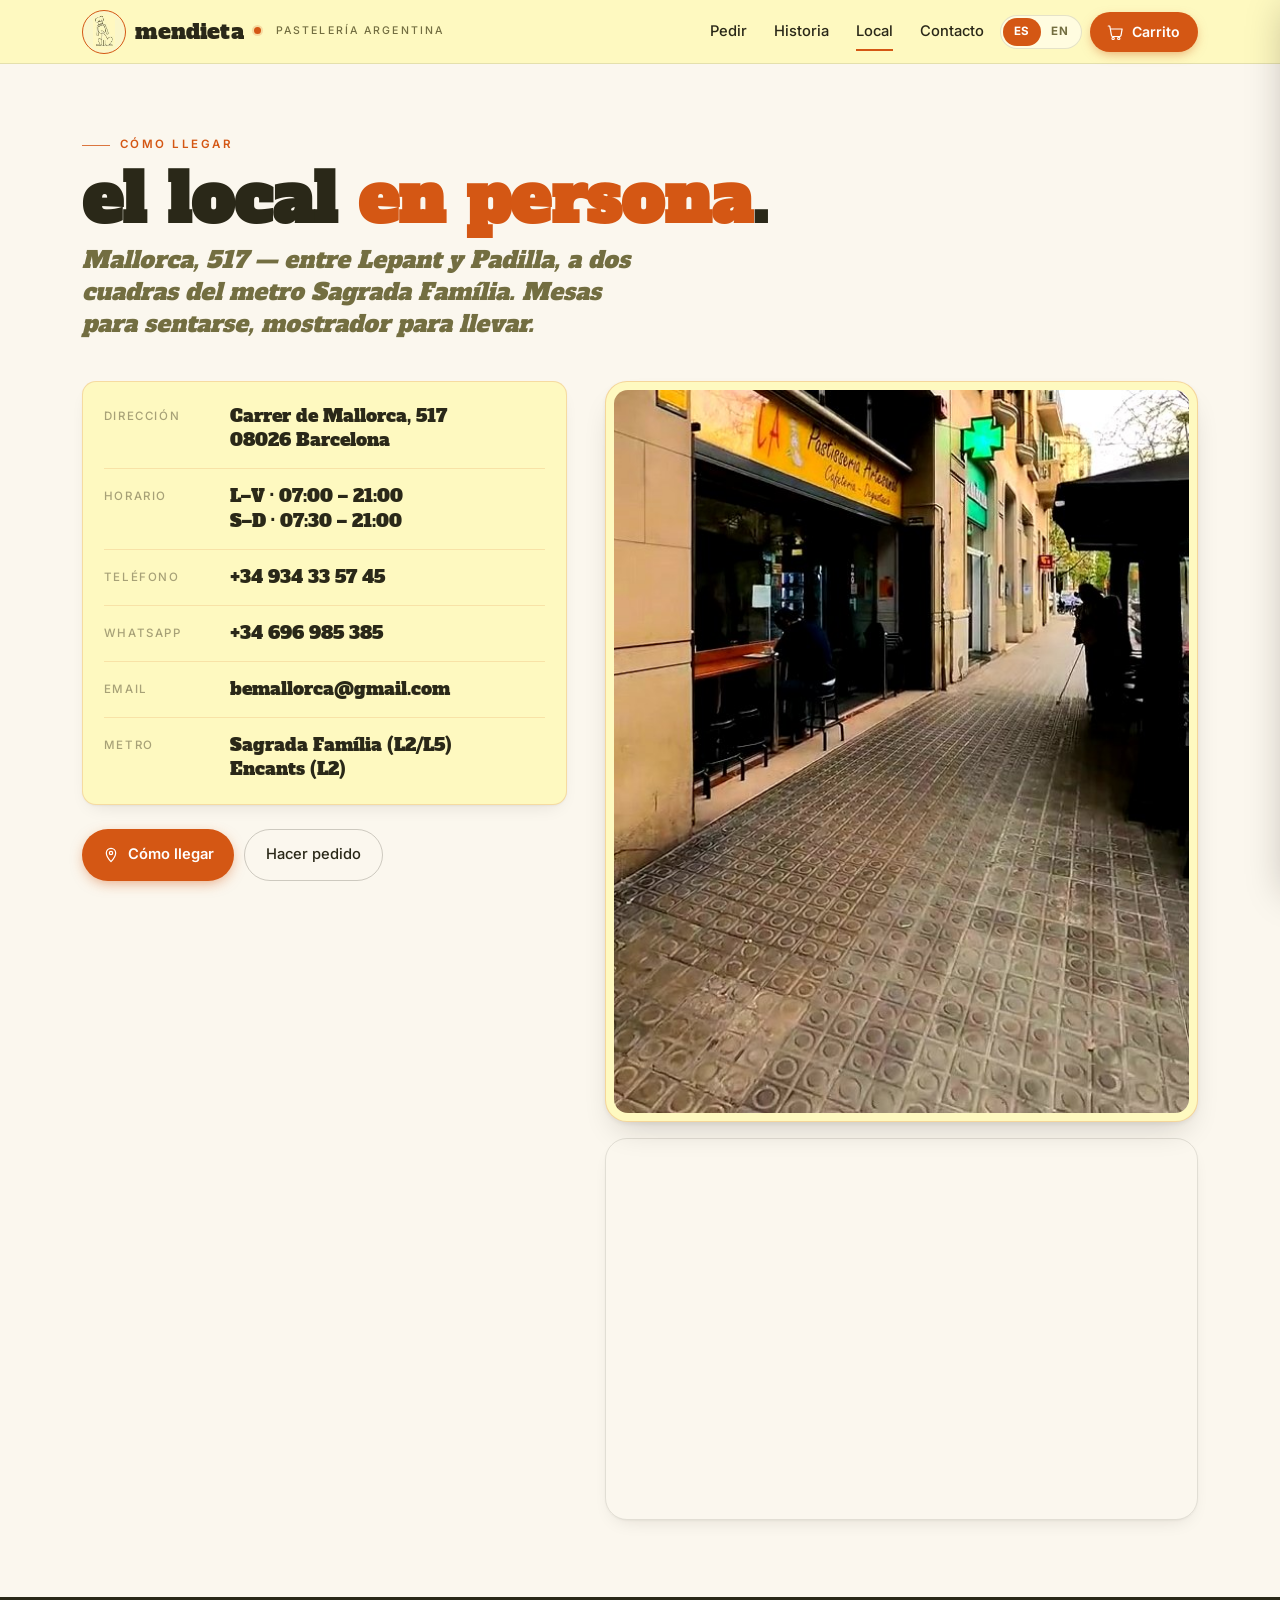
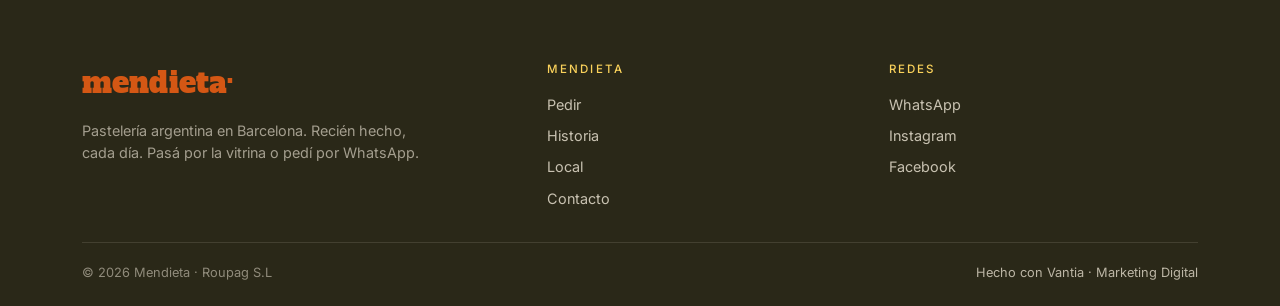
<file: pages/local.html>
<!DOCTYPE html>
<html lang="es">
<head>
  <meta charset="UTF-8" />
  <meta name="viewport" content="width=device-width, initial-scale=1.0, viewport-fit=cover" />
  <meta name="theme-color" content="#F5EDDD" />
  <meta name="description" content="Cómo llegar a Mendieta — Carrer de Mallorca, 517, Barcelona. Horarios, teléfono y mapa." />
  <title>Local · Mendieta</title>

  <link rel="preconnect" href="https://fonts.googleapis.com" />
  <link rel="preconnect" href="https://fonts.gstatic.com" crossorigin />
  <link href="https://fonts.googleapis.com/css2?family=Alfa+Slab+One&family=Inter:wght@400;500;600;700&display=swap" rel="stylesheet" />
  <link rel="stylesheet" href="../assets/css/main.css?v=202605281513" />
  <link rel="icon" type="image/png" href="../assets/images/logo/mendieta-logo.png" />
</head>
<body class="theme-info">

  <header class="site-header">
    <div class="container site-header__inner">
      <a href="../index.html" class="brand" aria-label="Mendieta · inicio"><img class="brand__logo" src="../assets/images/logo/mendieta-logo.png" alt="" width="36" height="36" />Mendieta<span class="brand__dot" aria-hidden="true"></span>
        <span class="brand__sub" data-i18n="nav.brandSub">Pastelería Argentina</span>
      </a>
      <nav class="nav" aria-label="Navegación principal">
        <a href="../index.html" data-i18n="nav.order">Pedir</a>
        <a href="historia.html" data-i18n="nav.history">Historia</a>
        <a href="local.html" aria-current="page" data-i18n="nav.local">Local</a>
        <a href="contacto.html" data-i18n="nav.contact">Contacto</a>
      </nav>
      <div class="header-actions">
        <div class="lang-toggle" role="group" data-i18n-attr="aria-label:lang.aria">
          <button class="lang-toggle__btn" type="button" data-lang="es" data-i18n="lang.es">ES</button>
          <button class="lang-toggle__btn" type="button" data-lang="en" data-i18n="lang.en">EN</button>
        </div>
        <button class="cart-button" id="cartFab" aria-label="Ver carrito" data-i18n-attr="aria-label:nav.viewCart" aria-controls="cartDrawer">
          <svg viewBox="0 0 24 24" fill="none" stroke="currentColor" stroke-width="1.6" stroke-linecap="round" stroke-linejoin="round">
            <path d="M3 4h2l2.3 12.5a2 2 0 0 0 2 1.5H18a2 2 0 0 0 2-1.6L21.5 8H6"/>
            <circle cx="9.5" cy="20.5" r="1.5"/><circle cx="17" cy="20.5" r="1.5"/>
          </svg>
          <span class="cart-button__label" data-i18n="nav.cart">Carrito</span>
          <span class="cart-button__count" id="cartCount"></span>
        </button>
        <button class="nav-toggle" id="navToggle" aria-label="Abrir menú" data-i18n-attr="aria-label:nav.openMenu" aria-expanded="false">
          <svg width="18" height="18" viewBox="0 0 24 24" fill="none" stroke="currentColor" stroke-width="1.8">
            <line x1="4" y1="8" x2="20" y2="8"/><line x1="4" y1="16" x2="20" y2="16"/>
          </svg>
        </button>
      </div>
    </div>
  </header>

  <div class="mobile-nav" id="mobileNav" aria-hidden="true">
    <ul>
      <li><a href="../index.html">Pedir</a></li>
      <li><a href="historia.html">Historia</a></li>
      <li><a href="local.html">Local</a></li>
      <li><a href="contacto.html">Contacto</a></li>
    </ul>
  </div>

  <main class="page">
    <div class="container">

      <header class="page__head" data-reveal>
        <span class="eyebrow" data-i18n="local.eyebrow">Cómo llegar</span>
        <h1 class="page__title"><span data-i18n="local.title.before">El local </span><em data-i18n="local.title.em">en persona</em><span data-i18n="local.title.after">.</span></h1>
        <p class="page__lead" data-i18n="local.lead">
          Mallorca, 517 — entre Lepant y Padilla, a dos cuadras del metro
          Sagrada Família. Mesas para sentarse, mostrador para llevar.
        </p>
      </header>

      <div class="local-grid">
        <div data-reveal>
          <ul class="info-list">
            <li>
              <span class="lbl" data-i18n="local.lblAddress">Dirección</span>
              <span class="val">Carrer de Mallorca, 517<br />08026 Barcelona</span>
            </li>
            <li>
              <span class="lbl" data-i18n="local.lblHours">Horario</span>
              <span class="val">
                <span data-i18n="local.hoursMon">L–V&nbsp;·&nbsp;07:00 – 21:00</span><br />
                <span data-i18n="local.hoursWeek">S–D&nbsp;·&nbsp;07:30 – 21:00</span>
              </span>
            </li>
            <li>
              <span class="lbl" data-i18n="local.lblPhone">Teléfono</span>
              <span class="val"><a href="tel:+34934335745">+34 934 33 57 45</a></span>
            </li>
            <li>
              <span class="lbl" data-i18n="local.lblWhatsapp">WhatsApp</span>
              <span class="val"><a href="https://wa.me/34696985385" target="_blank" rel="noopener">+34 696 985 385</a></span>
            </li>
            <li>
              <span class="lbl" data-i18n="local.lblEmail">Email</span>
              <span class="val"><a href="mailto:bemallorca@gmail.com">bemallorca@gmail.com</a></span>
            </li>
            <li>
              <span class="lbl" data-i18n="local.lblMetro">Metro</span>
              <span class="val">Sagrada Família (L2/L5)<br />Encants (L2)</span>
            </li>
          </ul>

          <div class="cta-row">
            <a class="btn btn-primary btn--inline" target="_blank" rel="noopener"
               href="https://www.google.com/maps/dir/?api=1&destination=Carrer+de+Mallorca+517+Barcelona">
              <svg viewBox="0 0 24 24" fill="none" stroke="currentColor" stroke-width="1.8" stroke-linecap="round" stroke-linejoin="round">
                <path d="M12 22s-7-7.5-7-13a7 7 0 0 1 14 0c0 5.5-7 13-7 13z"/><circle cx="12" cy="9" r="2.5"/>
              </svg>
              <span data-i18n="local.ctaDirections">Cómo llegar</span>
            </a>
            <a class="btn btn-ghost btn--inline" href="../index.html">
              <span data-i18n="local.ctaOrder">Hacer pedido</span>
            </a>
          </div>
        </div>

        <div data-reveal>
          <figure class="local-photo">
            <img
              src="../assets/images/photos/exterior-local-md.jpg"
              srcset="../assets/images/photos/exterior-local-md.jpg 800w, ../assets/images/photos/exterior-local-lg.jpg 1600w"
              sizes="(min-width: 900px) 55vw, 100vw"
              alt="Exterior de Mendieta en Carrer de Mallorca 517, Barcelona — fachada con vidriera y vista de la calle"
              loading="lazy"
              decoding="async" />
          </figure>
          <div class="map" style="margin-top: 1rem;">
            <iframe
              title="Mapa de Mendieta — Carrer de Mallorca, 517"
              src="https://www.google.com/maps?q=Carrer+de+Mallorca+517+Barcelona&z=16&output=embed"
              loading="lazy"
              referrerpolicy="no-referrer-when-downgrade"
              allowfullscreen></iframe>
          </div>
        </div>
      </div>

    </div>
  </main>

  <footer class="site-footer">
    <div class="container">
      <div class="site-footer__top">
        <div>
          <p class="site-footer__brand">Mendieta<span style="color: var(--color-brand)">·</span></p>
          <p class="site-footer__claim"><span data-i18n="footer.claim">Pastelería argentina en Barcelona. Recién hecho, cada día.</span></p>
        </div>
        <div class="footer-col">
          <h4 data-i18n="footer.h.menu">Mendieta</h4>
          <ul>
            <li><a href="../index.html">Pedir</a></li>
            <li><a href="historia.html">Historia</a></li>
            <li><a href="local.html">Local</a></li>
            <li><a href="contacto.html">Contacto</a></li>
          </ul>
        </div>
        <div class="footer-col">
          <h4 data-i18n="footer.h.social">Redes</h4>
          <ul>
            <li><a href="https://wa.me/34696985385" target="_blank" rel="noopener">WhatsApp</a></li>
            <li><a href="https://www.instagram.com/pasteleriamendieta/" target="_blank" rel="noopener">Instagram</a></li>
            <li><a href="https://www.facebook.com/pasteleriamendieta/" target="_blank" rel="noopener">Facebook</a></li>
          </ul>
        </div>
      </div>
      <div class="site-footer__bottom">
        <span>© <span id="year"></span> <span data-i18n="footer.copyright">Mendieta · Roupag S.L</span></span>
        <span><a href="https://vantia.digital" target="_blank" rel="noopener"><span data-i18n="footer.madeBy">Hecho con Vantia · Marketing Digital</span></a></span>
      </div>
    </div>
  </footer>

  <!-- Drawer del carrito (inyectado para que el carrito sea accesible
       desde cualquier pagina, no solo desde las de pedido) -->
  <div class="drawer-overlay" id="drawerOverlay"></div>
  <aside class="drawer" id="cartDrawer" role="dialog" aria-modal="true" aria-labelledby="drawer-title" aria-hidden="true">
    <div class="drawer__head">
      <h3 id="drawer-title" data-i18n="cart.title">Tu pedido</h3>
      <button class="drawer__close" id="drawerClose" aria-label="Cerrar carrito" data-i18n-attr="aria-label:cart.close">
        <svg viewBox="0 0 24 24" fill="none" stroke="currentColor" stroke-width="2" stroke-linecap="round"><line x1="6" y1="6" x2="18" y2="18"/><line x1="18" y1="6" x2="6" y2="18"/></svg>
      </button>
    </div>
    <div class="drawer__body" id="drawerBody"></div>
    <div class="drawer__foot">
      <button class="btn btn-primary" id="checkoutBtn">
        <svg viewBox="0 0 24 24" fill="none" stroke="currentColor" stroke-width="1.8" stroke-linecap="round" stroke-linejoin="round"><path d="M20 12.5a8 8 0 0 1-12 7l-5 1.5 1.5-4.6A8 8 0 1 1 20 12.5z"/></svg>
        <span data-i18n="cart.send">Enviar pedido por WhatsApp</span>
      </button>
      <small data-i18n="cart.sendNote">Abrimos un chat con el pedido ya escrito.</small>
    </div>
  </aside>

  <script src="../assets/js/i18n.js" defer></script>
  <script src="../assets/js/menu-data.js" defer></script>
  <script src="../assets/js/cart.js" defer></script>
  <script src="../assets/js/main.js" defer></script>

</body>
</html>
</file>
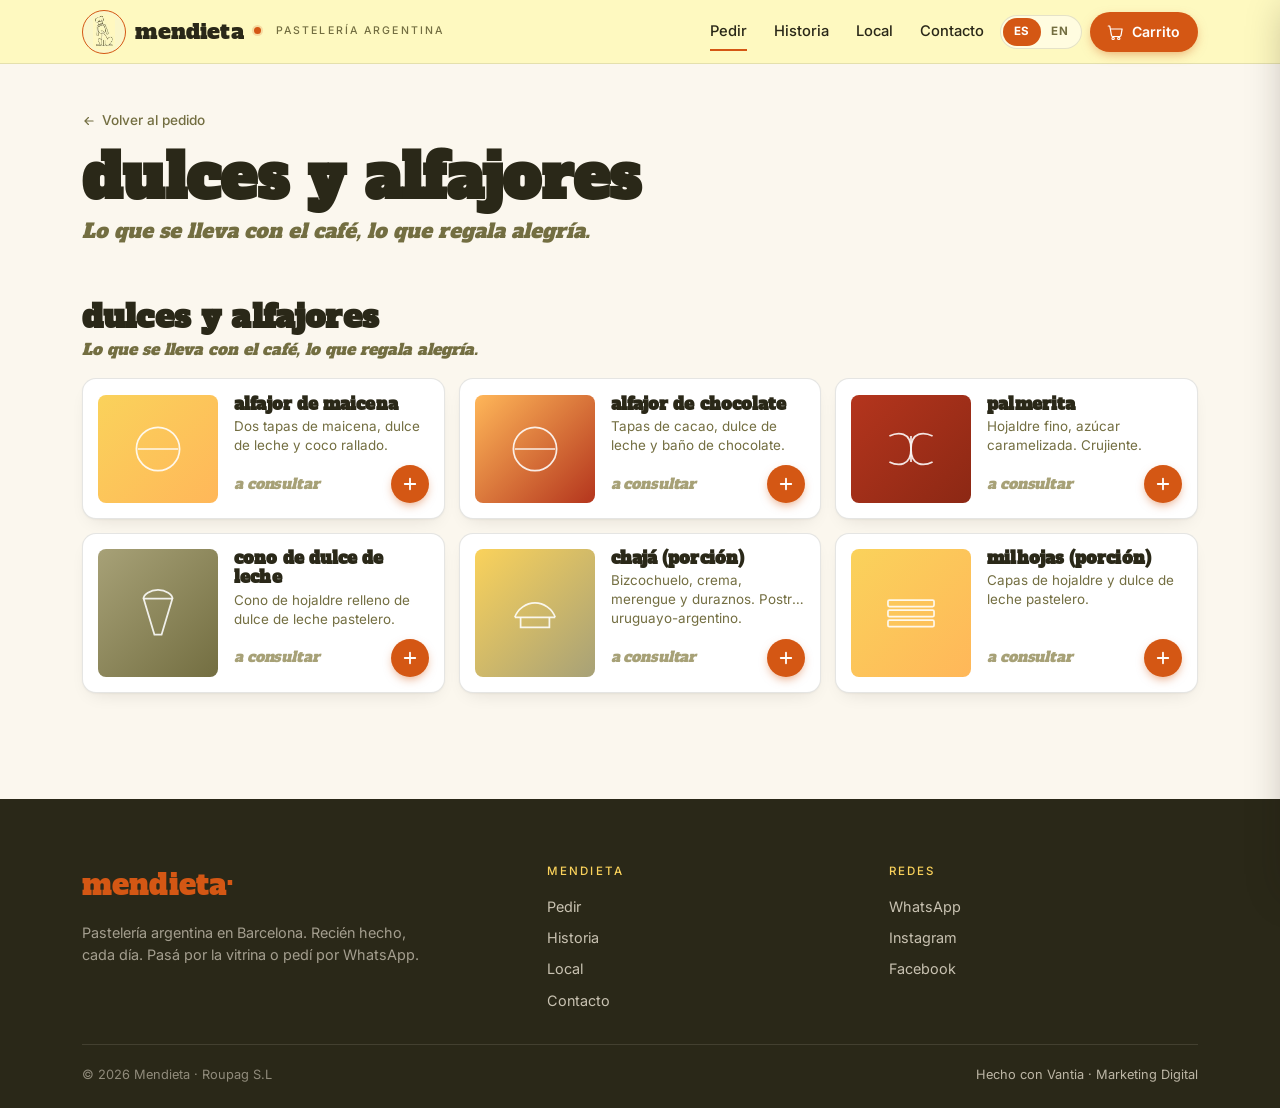
<file: pages/pedido/dulces.html>
<!DOCTYPE html>
<html lang="es">
<head>
  <meta charset="UTF-8" />
  <meta name="viewport" content="width=device-width, initial-scale=1.0, viewport-fit=cover" />
  <meta name="theme-color" content="#FEF9C0" />
  <meta name="description" content="Alfajores, palmeritas, conos de dulce de leche, chajá. La vitrina dulce de Mendieta." />
  <title>Dulces y alfajores · Mendieta</title>

  <link rel="preconnect" href="https://fonts.googleapis.com" />
  <link rel="preconnect" href="https://fonts.gstatic.com" crossorigin />
  <link href="https://fonts.googleapis.com/css2?family=Alfa+Slab+One&family=Inter:wght@400;500;600;700&display=swap" rel="stylesheet" />
  <link rel="stylesheet" href="../../assets/css/main.css?v=202605281513" />
  <link rel="icon" type="image/png" href="../../assets/images/logo/mendieta-logo.png" />
</head>

<body class="theme-order">

  <header class="site-header">
    <div class="container site-header__inner">
      <a href="../../index.html" class="brand" aria-label="Mendieta · inicio"><img class="brand__logo" src="../../assets/images/logo/mendieta-logo.png" alt="" width="36" height="36" />Mendieta<span class="brand__dot" aria-hidden="true"></span>
        <span class="brand__sub" data-i18n="nav.brandSub">Pastelería Argentina</span>
      </a>
      <nav class="nav" aria-label="Navegación principal">
        <a href="../../index.html" aria-current="page" data-i18n="nav.order">Pedir</a>
        <a href="../historia.html" data-i18n="nav.history">Historia</a>
        <a href="../local.html" data-i18n="nav.local">Local</a>
        <a href="../contacto.html" data-i18n="nav.contact">Contacto</a>
      </nav>
      <div class="header-actions">
        <div class="lang-toggle" role="group" data-i18n-attr="aria-label:lang.aria">
          <button class="lang-toggle__btn" type="button" data-lang="es" data-i18n="lang.es">ES</button>
          <button class="lang-toggle__btn" type="button" data-lang="en" data-i18n="lang.en">EN</button>
        </div>
        <button class="cart-button" id="cartFab" aria-label="Ver carrito" data-i18n-attr="aria-label:nav.viewCart" aria-controls="cartDrawer">
          <svg viewBox="0 0 24 24" fill="none" stroke="currentColor" stroke-width="1.6" stroke-linecap="round" stroke-linejoin="round">
            <path d="M3 4h2l2.3 12.5a2 2 0 0 0 2 1.5H18a2 2 0 0 0 2-1.6L21.5 8H6"/>
            <circle cx="9.5" cy="20.5" r="1.5"/><circle cx="17" cy="20.5" r="1.5"/>
          </svg>
          <span class="cart-button__label" data-i18n="nav.cart">Carrito</span>
          <span class="cart-button__count" id="cartCount"></span>
        </button>
        <button class="nav-toggle" id="navToggle" aria-label="Abrir menú" data-i18n-attr="aria-label:nav.openMenu" aria-expanded="false">
          <svg width="18" height="18" viewBox="0 0 24 24" fill="none" stroke="currentColor" stroke-width="1.8">
            <line x1="4" y1="8" x2="20" y2="8"/><line x1="4" y1="16" x2="20" y2="16"/>
          </svg>
        </button>
      </div>
    </div>
  </header>

  <div class="mobile-nav" id="mobileNav" aria-hidden="true">
    <ul>
      <li><a href="../../index.html">Pedir</a></li>
      <li><a href="../historia.html">Historia</a></li>
      <li><a href="../local.html">Local</a></li>
      <li><a href="../contacto.html">Contacto</a></li>
    </ul>
  </div>

  <main>

    <section class="cat-page-head">
      <div class="container">
        <a href="../../index.html" class="cat-back">
          <svg viewBox="0 0 24 24" fill="none" stroke="currentColor" stroke-width="2" stroke-linecap="round"><path d="M19 12H5M11 18l-6-6 6-6"/></svg>
          <span data-i18n="catpage.back">Volver al pedido</span>
        </a>
        <h1 class="cat-page-title" data-category-i18n="dulces:name">Dulces y alfajores</h1>
        <p class="cat-page-caption" data-category-i18n="dulces:caption">Lo que se lleva con el café, lo que regala alegría.</p>
      </div>
    </section>

    <section class="catalog">
      <div class="container">
        <div id="menuRoot"></div>
      </div>
    </section>

  </main>

  <footer class="site-footer">
    <div class="container">
      <div class="site-footer__top">
        <div>
          <p class="site-footer__brand">Mendieta<span style="color: var(--color-brand)">·</span></p>
          <p class="site-footer__claim"><span data-i18n="footer.claim">Pastelería argentina en Barcelona. Recién hecho, cada día.</span></p>
        </div>
        <div class="footer-col">
          <h4 data-i18n="footer.h.menu">Mendieta</h4>
          <ul>
            <li><a href="../../index.html">Pedir</a></li>
            <li><a href="../historia.html">Historia</a></li>
            <li><a href="../local.html">Local</a></li>
            <li><a href="../contacto.html">Contacto</a></li>
          </ul>
        </div>
        <div class="footer-col">
          <h4 data-i18n="footer.h.social">Redes</h4>
          <ul>
            <li><a href="https://wa.me/34696985385" target="_blank" rel="noopener">WhatsApp</a></li>
            <li><a href="https://www.instagram.com/pasteleriamendieta/" target="_blank" rel="noopener">Instagram</a></li>
            <li><a href="https://www.facebook.com/pasteleriamendieta/" target="_blank" rel="noopener">Facebook</a></li>
          </ul>
        </div>
      </div>
      <div class="site-footer__bottom">
        <span>© <span id="year"></span> <span data-i18n="footer.copyright">Mendieta · Roupag S.L</span></span>
        <span><a href="https://vantia.digital" target="_blank" rel="noopener"><span data-i18n="footer.madeBy">Hecho con Vantia · Marketing Digital</span></a></span>
      </div>
    </div>
  </footer>

  <div class="drawer-overlay" id="drawerOverlay"></div>
  <aside class="drawer" id="cartDrawer" role="dialog" aria-modal="true" aria-labelledby="drawer-title" aria-hidden="true">
    <div class="drawer__head">
      <h3 id="drawer-title" data-i18n="cart.title">Tu pedido</h3>
      <button class="drawer__close" id="drawerClose" aria-label="Cerrar carrito" data-i18n-attr="aria-label:cart.close">
        <svg viewBox="0 0 24 24" fill="none" stroke="currentColor" stroke-width="2" stroke-linecap="round"><line x1="6" y1="6" x2="18" y2="18"/><line x1="18" y1="6" x2="6" y2="18"/></svg>
      </button>
    </div>
    <div class="drawer__body" id="drawerBody"></div>
    <div class="drawer__foot">
      <button class="btn btn-primary" id="checkoutBtn">
        <svg viewBox="0 0 24 24" fill="none" stroke="currentColor" stroke-width="1.8" stroke-linecap="round" stroke-linejoin="round"><path d="M20 12.5a8 8 0 0 1-12 7l-5 1.5 1.5-4.6A8 8 0 1 1 20 12.5z"/></svg>
        <span data-i18n="cart.send">Enviar pedido por WhatsApp</span>
      </button>
      <small data-i18n="cart.sendNote">Abrimos un chat con el pedido ya escrito.</small>
    </div>
  </aside>

  <script>window.MENDIETA_CATEGORY = 'dulces';</script>
  <script src="../../assets/js/menu-data.js" defer></script>
  <script src="../../assets/js/menu.js" defer></script>
  <script src="../../assets/js/cart.js" defer></script>
  <script src="../../assets/js/main.js" defer></script>

  <script src="../../assets/js/i18n.js" defer></script>
</body>
</html>
</file>
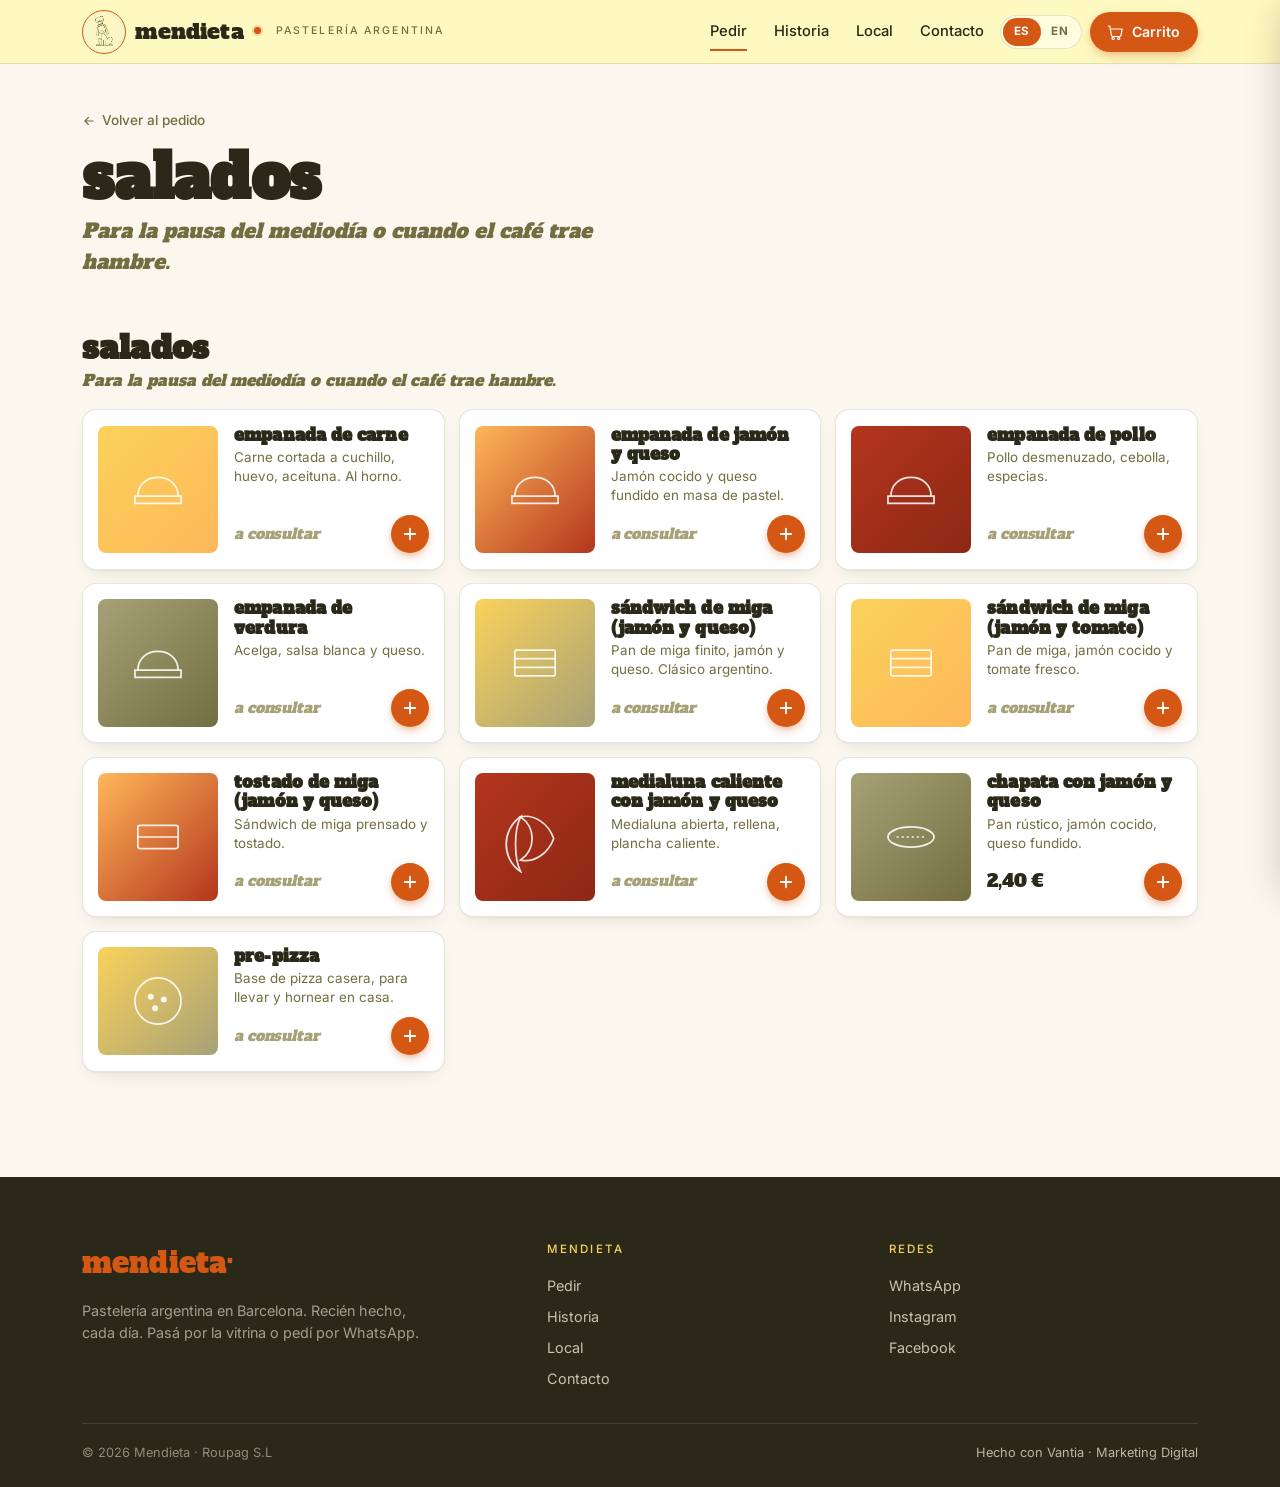
<file: pages/pedido/salados.html>
<!DOCTYPE html>
<html lang="es">
<head>
  <meta charset="UTF-8" />
  <meta name="viewport" content="width=device-width, initial-scale=1.0, viewport-fit=cover" />
  <meta name="theme-color" content="#FEF9C0" />
  <meta name="description" content="Empanadas argentinas, sándwiches de miga, tostados, prepizzas. En Mendieta." />
  <title>Salados · Mendieta</title>

  <link rel="preconnect" href="https://fonts.googleapis.com" />
  <link rel="preconnect" href="https://fonts.gstatic.com" crossorigin />
  <link href="https://fonts.googleapis.com/css2?family=Alfa+Slab+One&family=Inter:wght@400;500;600;700&display=swap" rel="stylesheet" />
  <link rel="stylesheet" href="../../assets/css/main.css?v=202605281513" />
  <link rel="icon" type="image/png" href="../../assets/images/logo/mendieta-logo.png" />
</head>

<body class="theme-order">

  <header class="site-header">
    <div class="container site-header__inner">
      <a href="../../index.html" class="brand" aria-label="Mendieta · inicio"><img class="brand__logo" src="../../assets/images/logo/mendieta-logo.png" alt="" width="36" height="36" />Mendieta<span class="brand__dot" aria-hidden="true"></span>
        <span class="brand__sub" data-i18n="nav.brandSub">Pastelería Argentina</span>
      </a>
      <nav class="nav" aria-label="Navegación principal">
        <a href="../../index.html" aria-current="page" data-i18n="nav.order">Pedir</a>
        <a href="../historia.html" data-i18n="nav.history">Historia</a>
        <a href="../local.html" data-i18n="nav.local">Local</a>
        <a href="../contacto.html" data-i18n="nav.contact">Contacto</a>
      </nav>
      <div class="header-actions">
        <div class="lang-toggle" role="group" data-i18n-attr="aria-label:lang.aria">
          <button class="lang-toggle__btn" type="button" data-lang="es" data-i18n="lang.es">ES</button>
          <button class="lang-toggle__btn" type="button" data-lang="en" data-i18n="lang.en">EN</button>
        </div>
        <button class="cart-button" id="cartFab" aria-label="Ver carrito" data-i18n-attr="aria-label:nav.viewCart" aria-controls="cartDrawer">
          <svg viewBox="0 0 24 24" fill="none" stroke="currentColor" stroke-width="1.6" stroke-linecap="round" stroke-linejoin="round">
            <path d="M3 4h2l2.3 12.5a2 2 0 0 0 2 1.5H18a2 2 0 0 0 2-1.6L21.5 8H6"/>
            <circle cx="9.5" cy="20.5" r="1.5"/><circle cx="17" cy="20.5" r="1.5"/>
          </svg>
          <span class="cart-button__label" data-i18n="nav.cart">Carrito</span>
          <span class="cart-button__count" id="cartCount"></span>
        </button>
        <button class="nav-toggle" id="navToggle" aria-label="Abrir menú" data-i18n-attr="aria-label:nav.openMenu" aria-expanded="false">
          <svg width="18" height="18" viewBox="0 0 24 24" fill="none" stroke="currentColor" stroke-width="1.8">
            <line x1="4" y1="8" x2="20" y2="8"/><line x1="4" y1="16" x2="20" y2="16"/>
          </svg>
        </button>
      </div>
    </div>
  </header>

  <div class="mobile-nav" id="mobileNav" aria-hidden="true">
    <ul>
      <li><a href="../../index.html">Pedir</a></li>
      <li><a href="../historia.html">Historia</a></li>
      <li><a href="../local.html">Local</a></li>
      <li><a href="../contacto.html">Contacto</a></li>
    </ul>
  </div>

  <main>

    <section class="cat-page-head">
      <div class="container">
        <a href="../../index.html" class="cat-back">
          <svg viewBox="0 0 24 24" fill="none" stroke="currentColor" stroke-width="2" stroke-linecap="round"><path d="M19 12H5M11 18l-6-6 6-6"/></svg>
          <span data-i18n="catpage.back">Volver al pedido</span>
        </a>
        <h1 class="cat-page-title" data-category-i18n="salados:name">Salados</h1>
        <p class="cat-page-caption" data-category-i18n="salados:caption">Para la pausa del mediodía o cuando el café trae hambre.</p>
      </div>
    </section>

    <section class="catalog">
      <div class="container">
        <div id="menuRoot"></div>
      </div>
    </section>

  </main>

  <footer class="site-footer">
    <div class="container">
      <div class="site-footer__top">
        <div>
          <p class="site-footer__brand">Mendieta<span style="color: var(--color-brand)">·</span></p>
          <p class="site-footer__claim"><span data-i18n="footer.claim">Pastelería argentina en Barcelona. Recién hecho, cada día.</span></p>
        </div>
        <div class="footer-col">
          <h4 data-i18n="footer.h.menu">Mendieta</h4>
          <ul>
            <li><a href="../../index.html">Pedir</a></li>
            <li><a href="../historia.html">Historia</a></li>
            <li><a href="../local.html">Local</a></li>
            <li><a href="../contacto.html">Contacto</a></li>
          </ul>
        </div>
        <div class="footer-col">
          <h4 data-i18n="footer.h.social">Redes</h4>
          <ul>
            <li><a href="https://wa.me/34696985385" target="_blank" rel="noopener">WhatsApp</a></li>
            <li><a href="https://www.instagram.com/pasteleriamendieta/" target="_blank" rel="noopener">Instagram</a></li>
            <li><a href="https://www.facebook.com/pasteleriamendieta/" target="_blank" rel="noopener">Facebook</a></li>
          </ul>
        </div>
      </div>
      <div class="site-footer__bottom">
        <span>© <span id="year"></span> <span data-i18n="footer.copyright">Mendieta · Roupag S.L</span></span>
        <span><a href="https://vantia.digital" target="_blank" rel="noopener"><span data-i18n="footer.madeBy">Hecho con Vantia · Marketing Digital</span></a></span>
      </div>
    </div>
  </footer>

  <div class="drawer-overlay" id="drawerOverlay"></div>
  <aside class="drawer" id="cartDrawer" role="dialog" aria-modal="true" aria-labelledby="drawer-title" aria-hidden="true">
    <div class="drawer__head">
      <h3 id="drawer-title" data-i18n="cart.title">Tu pedido</h3>
      <button class="drawer__close" id="drawerClose" aria-label="Cerrar carrito" data-i18n-attr="aria-label:cart.close">
        <svg viewBox="0 0 24 24" fill="none" stroke="currentColor" stroke-width="2" stroke-linecap="round"><line x1="6" y1="6" x2="18" y2="18"/><line x1="18" y1="6" x2="6" y2="18"/></svg>
      </button>
    </div>
    <div class="drawer__body" id="drawerBody"></div>
    <div class="drawer__foot">
      <button class="btn btn-primary" id="checkoutBtn">
        <svg viewBox="0 0 24 24" fill="none" stroke="currentColor" stroke-width="1.8" stroke-linecap="round" stroke-linejoin="round"><path d="M20 12.5a8 8 0 0 1-12 7l-5 1.5 1.5-4.6A8 8 0 1 1 20 12.5z"/></svg>
        <span data-i18n="cart.send">Enviar pedido por WhatsApp</span>
      </button>
      <small data-i18n="cart.sendNote">Abrimos un chat con el pedido ya escrito.</small>
    </div>
  </aside>

  <script>window.MENDIETA_CATEGORY = 'salados';</script>
  <script src="../../assets/js/menu-data.js" defer></script>
  <script src="../../assets/js/menu.js" defer></script>
  <script src="../../assets/js/cart.js" defer></script>
  <script src="../../assets/js/main.js" defer></script>

  <script src="../../assets/js/i18n.js" defer></script>
</body>
</html>
</file>
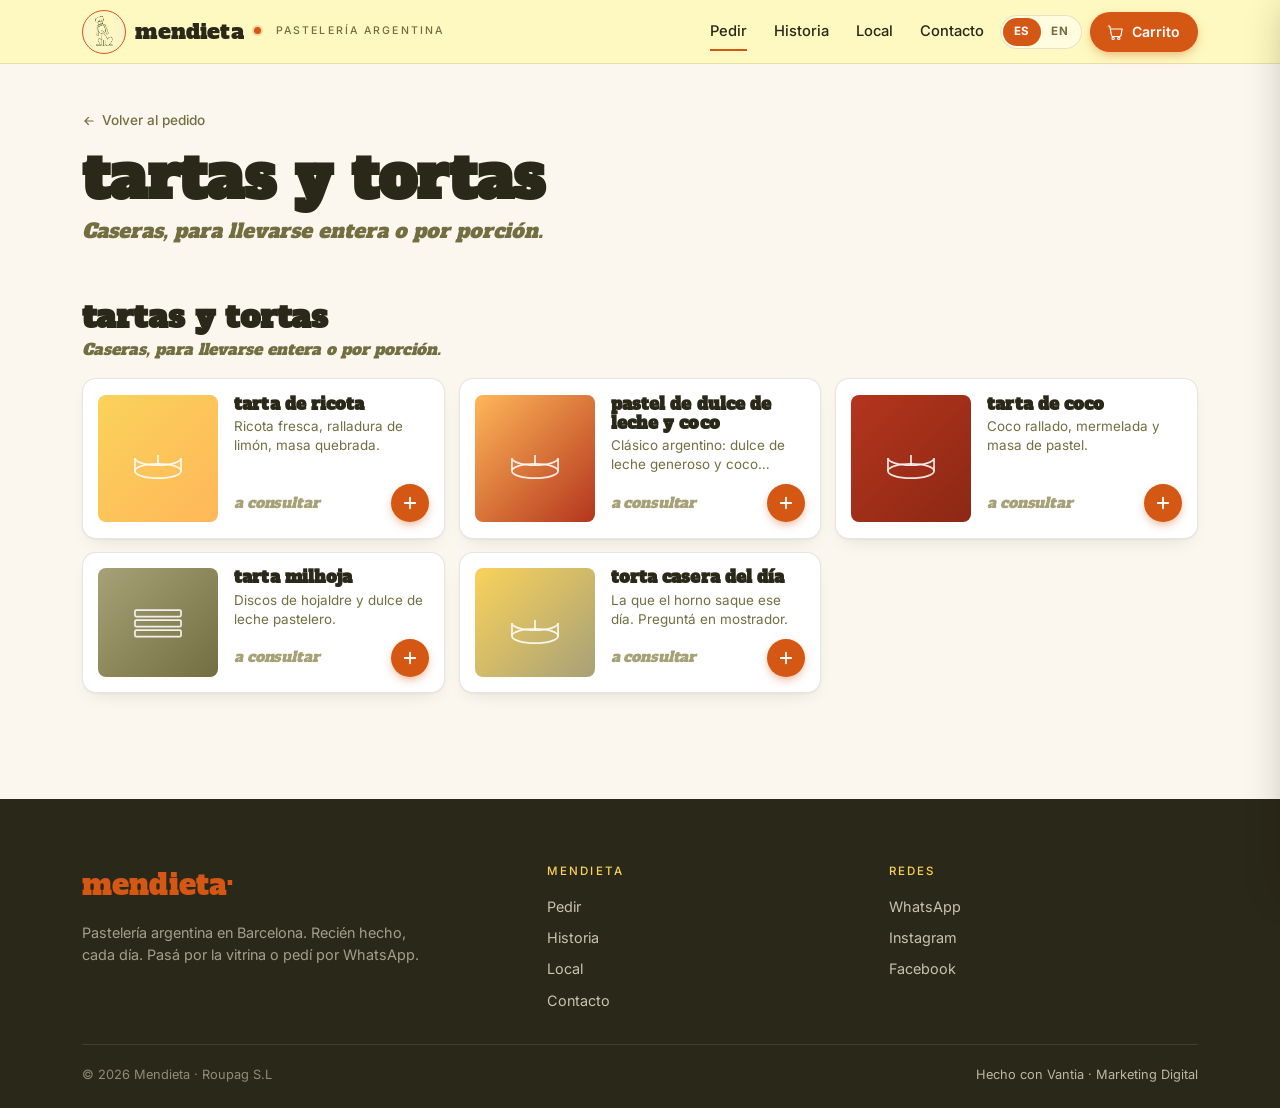
<file: pages/pedido/tartas.html>
<!DOCTYPE html>
<html lang="es">
<head>
  <meta charset="UTF-8" />
  <meta name="viewport" content="width=device-width, initial-scale=1.0, viewport-fit=cover" />
  <meta name="theme-color" content="#FEF9C0" />
  <meta name="description" content="Tartas de ricota, milhojas, pastel de dulce de leche y coco. Caseras, en Mendieta Barcelona." />
  <title>Tartas y tortas · Mendieta</title>

  <link rel="preconnect" href="https://fonts.googleapis.com" />
  <link rel="preconnect" href="https://fonts.gstatic.com" crossorigin />
  <link href="https://fonts.googleapis.com/css2?family=Alfa+Slab+One&family=Inter:wght@400;500;600;700&display=swap" rel="stylesheet" />
  <link rel="stylesheet" href="../../assets/css/main.css?v=202605281513" />
  <link rel="icon" type="image/png" href="../../assets/images/logo/mendieta-logo.png" />
</head>

<body class="theme-order">

  <header class="site-header">
    <div class="container site-header__inner">
      <a href="../../index.html" class="brand" aria-label="Mendieta · inicio"><img class="brand__logo" src="../../assets/images/logo/mendieta-logo.png" alt="" width="36" height="36" />Mendieta<span class="brand__dot" aria-hidden="true"></span>
        <span class="brand__sub" data-i18n="nav.brandSub">Pastelería Argentina</span>
      </a>
      <nav class="nav" aria-label="Navegación principal">
        <a href="../../index.html" aria-current="page" data-i18n="nav.order">Pedir</a>
        <a href="../historia.html" data-i18n="nav.history">Historia</a>
        <a href="../local.html" data-i18n="nav.local">Local</a>
        <a href="../contacto.html" data-i18n="nav.contact">Contacto</a>
      </nav>
      <div class="header-actions">
        <div class="lang-toggle" role="group" data-i18n-attr="aria-label:lang.aria">
          <button class="lang-toggle__btn" type="button" data-lang="es" data-i18n="lang.es">ES</button>
          <button class="lang-toggle__btn" type="button" data-lang="en" data-i18n="lang.en">EN</button>
        </div>
        <button class="cart-button" id="cartFab" aria-label="Ver carrito" data-i18n-attr="aria-label:nav.viewCart" aria-controls="cartDrawer">
          <svg viewBox="0 0 24 24" fill="none" stroke="currentColor" stroke-width="1.6" stroke-linecap="round" stroke-linejoin="round">
            <path d="M3 4h2l2.3 12.5a2 2 0 0 0 2 1.5H18a2 2 0 0 0 2-1.6L21.5 8H6"/>
            <circle cx="9.5" cy="20.5" r="1.5"/><circle cx="17" cy="20.5" r="1.5"/>
          </svg>
          <span class="cart-button__label" data-i18n="nav.cart">Carrito</span>
          <span class="cart-button__count" id="cartCount"></span>
        </button>
        <button class="nav-toggle" id="navToggle" aria-label="Abrir menú" data-i18n-attr="aria-label:nav.openMenu" aria-expanded="false">
          <svg width="18" height="18" viewBox="0 0 24 24" fill="none" stroke="currentColor" stroke-width="1.8">
            <line x1="4" y1="8" x2="20" y2="8"/><line x1="4" y1="16" x2="20" y2="16"/>
          </svg>
        </button>
      </div>
    </div>
  </header>

  <div class="mobile-nav" id="mobileNav" aria-hidden="true">
    <ul>
      <li><a href="../../index.html">Pedir</a></li>
      <li><a href="../historia.html">Historia</a></li>
      <li><a href="../local.html">Local</a></li>
      <li><a href="../contacto.html">Contacto</a></li>
    </ul>
  </div>

  <main>

    <section class="cat-page-head">
      <div class="container">
        <a href="../../index.html" class="cat-back">
          <svg viewBox="0 0 24 24" fill="none" stroke="currentColor" stroke-width="2" stroke-linecap="round"><path d="M19 12H5M11 18l-6-6 6-6"/></svg>
          <span data-i18n="catpage.back">Volver al pedido</span>
        </a>
        <h1 class="cat-page-title" data-category-i18n="tartas:name">Tartas y tortas</h1>
        <p class="cat-page-caption" data-category-i18n="tartas:caption">Caseras, para llevarse entera o por porción.</p>
      </div>
    </section>

    <section class="catalog">
      <div class="container">
        <div id="menuRoot"></div>
      </div>
    </section>

  </main>

  <footer class="site-footer">
    <div class="container">
      <div class="site-footer__top">
        <div>
          <p class="site-footer__brand">Mendieta<span style="color: var(--color-brand)">·</span></p>
          <p class="site-footer__claim"><span data-i18n="footer.claim">Pastelería argentina en Barcelona. Recién hecho, cada día.</span></p>
        </div>
        <div class="footer-col">
          <h4 data-i18n="footer.h.menu">Mendieta</h4>
          <ul>
            <li><a href="../../index.html">Pedir</a></li>
            <li><a href="../historia.html">Historia</a></li>
            <li><a href="../local.html">Local</a></li>
            <li><a href="../contacto.html">Contacto</a></li>
          </ul>
        </div>
        <div class="footer-col">
          <h4 data-i18n="footer.h.social">Redes</h4>
          <ul>
            <li><a href="https://wa.me/34696985385" target="_blank" rel="noopener">WhatsApp</a></li>
            <li><a href="https://www.instagram.com/pasteleriamendieta/" target="_blank" rel="noopener">Instagram</a></li>
            <li><a href="https://www.facebook.com/pasteleriamendieta/" target="_blank" rel="noopener">Facebook</a></li>
          </ul>
        </div>
      </div>
      <div class="site-footer__bottom">
        <span>© <span id="year"></span> <span data-i18n="footer.copyright">Mendieta · Roupag S.L</span></span>
        <span><a href="https://vantia.digital" target="_blank" rel="noopener"><span data-i18n="footer.madeBy">Hecho con Vantia · Marketing Digital</span></a></span>
      </div>
    </div>
  </footer>

  <div class="drawer-overlay" id="drawerOverlay"></div>
  <aside class="drawer" id="cartDrawer" role="dialog" aria-modal="true" aria-labelledby="drawer-title" aria-hidden="true">
    <div class="drawer__head">
      <h3 id="drawer-title" data-i18n="cart.title">Tu pedido</h3>
      <button class="drawer__close" id="drawerClose" aria-label="Cerrar carrito" data-i18n-attr="aria-label:cart.close">
        <svg viewBox="0 0 24 24" fill="none" stroke="currentColor" stroke-width="2" stroke-linecap="round"><line x1="6" y1="6" x2="18" y2="18"/><line x1="18" y1="6" x2="6" y2="18"/></svg>
      </button>
    </div>
    <div class="drawer__body" id="drawerBody"></div>
    <div class="drawer__foot">
      <button class="btn btn-primary" id="checkoutBtn">
        <svg viewBox="0 0 24 24" fill="none" stroke="currentColor" stroke-width="1.8" stroke-linecap="round" stroke-linejoin="round"><path d="M20 12.5a8 8 0 0 1-12 7l-5 1.5 1.5-4.6A8 8 0 1 1 20 12.5z"/></svg>
        <span data-i18n="cart.send">Enviar pedido por WhatsApp</span>
      </button>
      <small data-i18n="cart.sendNote">Abrimos un chat con el pedido ya escrito.</small>
    </div>
  </aside>

  <script>window.MENDIETA_CATEGORY = 'tartas';</script>
  <script src="../../assets/js/menu-data.js" defer></script>
  <script src="../../assets/js/menu.js" defer></script>
  <script src="../../assets/js/cart.js" defer></script>
  <script src="../../assets/js/main.js" defer></script>

  <script src="../../assets/js/i18n.js" defer></script>
</body>
</html>
</file>
<file: assets/css/main.css>
/* ============================================================
   MENDIETA — Pastelería Argentina · Barcelona
   Hoja principal — diseño tipo app de pedido (catálogo first).
   ------------------------------------------------------------
   PALETA: editable desde :root. Cualquier cambio de color o
   tipo se hace acá arriba.
============================================================ */

:root {
  /* — Paleta OFICIAL de Mendieta (extraída de los PDFs de Coolors) — */
  --color-bg: #FBF7EE;            /* blanco hueso sutil (fondo principal de body) */
  --color-bg-cream: #FEF9C0;      /* amarillo crema oficial (acentos: header, cards, banners) */
  --color-bg-soft: #FAF6CA;       /* variante crema más suave (cards de zonas calidas) */
  --color-card: #FFFFFF;          /* tarjetas (blanco puro, mejor contraste) */
  --color-ink: #2A2818;            /* texto principal (oliva muy oscuro) */
  --color-ink-soft: #736E41;       /* oliva oscuro (secundario) */
  --color-muted: #A7A177;          /* oliva claro */

  /* — Acentos principales —
     Naranja con HUE 26° (claramente naranja, no rojo).
     Inspirado en el cartel del local pero con más vibración para que
     se lea "naranja" y no "terracota" sobre el fondo blanco hueso. */
  --color-orange: #D45714;
  --color-orange-dark: #A03D0C;
  --color-orange-light: #FFB759;   /* naranja claro (acentos suaves) */
  --color-butter: #FAD25B;         /* amarillo mostaza */

  /* Legacy (no usar en cosas nuevas; queda solo por si alguna pieza
     puntual quisiera un rojo bordó como contraste estacional) */
  --color-red: #B4351D;
  --color-red-dark: #8C2814;

  /* --color-brand: acento de marca (bordes, círculos de iconos, banda superior
     de cards, CTAs hover, sombras de color). Sigue siendo NARANJA.
     --color-display: color de los TÍTULOS display. Sobrio (negro oliva
     cálido). Editorial premium, no compite con las fotos. */
  --color-brand: var(--color-orange);
  --color-brand-dark: var(--color-orange-dark);
  --color-display: var(--color-ink);

  --color-line: rgba(42, 40, 24, 0.12);
  --color-line-strong: rgba(42, 40, 24, 0.22);

  /* — Tipografía —
     Display: Alfa Slab One — slab serif cálida estilo "cartel argentino"
              de panadería / circo (acerca al feel del feed de @pasteleriamendieta).
     Body: Inter — neutra legible. */
  --font-display: 'Alfa Slab One', Georgia, serif;
  --font-body: 'Inter', -apple-system, BlinkMacSystemFont, 'Segoe UI', sans-serif;

  /* — Layout — */
  --container: 1180px;
  --header-h: 64px;
  --tabs-h: 56px;

  /* — Radius — */
  --r-sm: 8px;
  --r-md: 14px;
  --r-lg: 22px;
  --r-pill: 999px;

  /* — Sombras (más sofisticadas, multi-capa) — */
  --shadow-1: 0 1px 2px rgba(26,20,16,0.04), 0 8px 20px -10px rgba(26,20,16,0.14);
  --shadow-2: 0 2px 4px rgba(26,20,16,0.06), 0 16px 32px -12px rgba(26,20,16,0.20);
  --shadow-3: 0 4px 8px rgba(26,20,16,0.08), 0 24px 48px -16px rgba(26,20,16,0.28);
  --shadow-float: 0 12px 28px -6px rgba(26,20,16,0.30), 0 4px 8px rgba(26,20,16,0.10);
  --shadow-inset: inset 0 1px 0 rgba(255,255,255,0.6);

  /* — Animación — */
  --ease: cubic-bezier(0.22, 1, 0.36, 1);
  --ease-soft: cubic-bezier(0.4, 0, 0.2, 1);
}

/* ========================== TEMAS ==========================
   Sistema UNIFICADO en naranja del cartel #B5430E.
   Las clases theme-info y theme-order quedan como hooks vacíos
   por si en el futuro se quiere reintroducir diferenciación
   por zona (ej. estacional o eventos especiales). */
body.theme-info,
body.theme-order { /* placeholder — sin overrides */ }

/* ========================== RESET ========================== */
*, *::before, *::after { box-sizing: border-box; }
html { scroll-behavior: smooth; }
body {
  margin: 0;
  font-family: var(--font-body);
  font-size: 16px;
  line-height: 1.55;
  color: var(--color-ink);
  background: var(--color-bg);
  -webkit-font-smoothing: antialiased;
  -moz-osx-font-smoothing: grayscale;
  overflow-x: hidden;
}
img { max-width: 100%; display: block; }
button { font: inherit; color: inherit; background: none; border: 0; cursor: pointer; padding: 0; }
input, textarea { font: inherit; color: inherit; }
a { color: inherit; text-decoration: none; }

.sr-only {
  position: absolute;
  width: 1px; height: 1px;
  padding: 0; margin: -1px;
  overflow: hidden; clip: rect(0,0,0,0);
  white-space: nowrap; border: 0;
}

/* ========================== CONTAINER ========================== */
.container {
  width: 100%;
  max-width: var(--container);
  margin-inline: auto;
  padding-inline: clamp(1rem, 4vw, 2rem);
}

/* ========================== HEADER ========================== */
.site-header {
  position: sticky;
  top: 0;
  z-index: 40;
  height: var(--header-h);
  background: var(--color-bg-cream);     /* amarillo como acento de marca */
  border-bottom: 1px solid var(--color-line);
}
.site-header__inner {
  height: 100%;
  display: flex;
  align-items: center;
  gap: 1rem;
}
.brand {
  display: inline-flex;
  align-items: center;
  gap: 0.55rem;
  font-family: var(--font-display);
  font-size: 1.35rem;
  letter-spacing: 0.005em;
  color: var(--color-display);
  line-height: 1;
  text-transform: lowercase;
}
.brand__logo {
  width: 44px; height: 44px;
  border-radius: 50%;
  display: block;
  flex-shrink: 0;
  background: var(--color-bg-soft);
  border: 1.5px solid var(--color-brand);
  object-fit: contain;        /* el perro completo dentro del círculo */
  object-position: center;
  padding: 3px;
}
.brand__dot {
  width: 7px; height: 7px;
  border-radius: 50%;
  background: var(--color-brand);
  display: inline-block;
  margin-left: 2px;
  transform: translateY(-1px);
  box-shadow: 0 0 0 2px color-mix(in srgb, var(--color-brand) 18%, transparent);
}
.brand__sub {
  display: none;
  font-family: var(--font-body);
  font-size: 0.66rem;
  font-weight: 500;
  letter-spacing: 0.2em;
  text-transform: uppercase;
  color: var(--color-ink-soft);
  margin-left: 0.35rem;
  align-self: center;
}
@media (min-width: 640px) { .brand__sub { display: inline-block; } }

.nav {
  display: none;
  margin-left: auto;
  gap: 1.7rem;
  align-items: center;
}
.nav a {
  font-size: 0.92rem;
  font-weight: 500;
  color: var(--color-ink);
  position: relative;
  padding: 0.4rem 0;
  transition: color 0.2s var(--ease-soft);
}
.nav a:hover { color: var(--color-brand); }
.nav a[aria-current="page"]::after {
  content: '';
  position: absolute;
  left: 0; right: 0; bottom: -2px;
  height: 2px;
  background: var(--color-brand);
}
@media (min-width: 860px) { .nav { display: inline-flex; } }

.header-actions {
  margin-left: auto;
  display: flex;
  align-items: center;
  gap: 0.5rem;
}
@media (min-width: 860px) { .header-actions { margin-left: 0; } }

/* Toggle de idioma — pill compacto ES | EN */
.lang-toggle {
  display: inline-flex;
  align-items: center;
  background: rgba(255,255,255,0.5);
  border: 1px solid var(--color-line);
  border-radius: var(--r-pill);
  padding: 2px;
  height: 34px;
  flex-shrink: 0;
}
.lang-toggle__btn {
  font-size: 0.72rem;
  font-weight: 700;
  letter-spacing: 0.08em;
  padding: 0 0.65rem;
  height: 28px;
  border-radius: var(--r-pill);
  color: var(--color-ink-soft);
  transition: background 0.2s var(--ease-soft), color 0.2s var(--ease-soft);
  cursor: pointer;
}
.lang-toggle__btn:hover { color: var(--color-ink); }
.lang-toggle__btn.is-active {
  background: var(--color-brand);
  color: #fff;
}
@media (max-width: 480px) {
  .lang-toggle { height: 32px; }
  .lang-toggle__btn { font-size: 0.66rem; padding: 0 0.5rem; height: 26px; }
}

.cart-button {
  position: relative;
  height: 40px;
  padding: 0 1.1rem 0 0.95rem;
  border-radius: var(--r-pill);
  background: var(--color-brand);
  color: #fff;
  display: inline-flex;
  align-items: center;
  gap: 0.55rem;
  font-size: 0.88rem;
  font-weight: 600;
  transition: background 0.25s var(--ease-soft), transform 0.25s var(--ease), box-shadow 0.25s var(--ease-soft);
  box-shadow: 0 4px 12px -3px color-mix(in srgb, var(--color-brand) 55%, transparent);
}
.cart-button:hover { background: var(--color-brand-dark); transform: translateY(-2px); box-shadow: 0 8px 16px -4px color-mix(in srgb, var(--color-brand) 60%, transparent); }
.cart-button:active { transform: translateY(0); }
.cart-button svg { width: 18px; height: 18px; }
@media (max-width: 480px) {
  .cart-button__label { display: none; }    /* sólo icono + badge en móvil */
  .cart-button { padding: 0 0.85rem; height: 42px; }
}
.cart-button__count {
  background: var(--color-bg-cream);
  color: var(--color-ink);
  min-width: 22px; height: 22px;
  border-radius: var(--r-pill);
  padding: 0 7px;
  display: inline-grid;
  place-items: center;
  font-size: 0.76rem;
  font-weight: 700;
  border: 1.5px solid var(--color-brand);
}
.cart-button__count:empty { display: none; }

.nav-toggle {
  width: 40px; height: 40px;
  border-radius: var(--r-pill);
  display: inline-grid;
  place-items: center;
  border: 1px solid var(--color-line-strong);
  background: transparent;
}
@media (min-width: 860px) { .nav-toggle { display: none; } }

.mobile-nav {
  position: fixed;
  inset: 0;
  background: var(--color-bg-cream);    /* mismo amarillo que el header */
  z-index: 35;
  padding: calc(var(--header-h) + 16px) clamp(1rem, 4vw, 2rem) 2rem;
  transform: translateY(-100%);
  transition: transform 0.45s var(--ease);
}
.mobile-nav.is-open { transform: translateY(0); }
.mobile-nav ul { list-style: none; padding: 0; margin: 0; }
.mobile-nav li { border-bottom: 1px solid var(--color-line); }
.mobile-nav a {
  display: block;
  font-family: var(--font-display);
  font-size: 1.9rem;
  padding: 1rem 0;
  color: var(--color-ink);
}
.mobile-nav a:hover { color: var(--color-brand); }

/* ========================== GRILLA DE CATEGORÍAS ========================== */
.cat-grid-section {
  padding: 0 0 clamp(3rem, 6vw, 5rem);
}
.cat-grid-title {
  font-family: var(--font-body);
  font-size: 0.78rem;
  font-weight: 600;
  letter-spacing: 0.2em;
  text-transform: uppercase;
  color: var(--color-brand);
  margin: 0 0 1rem;
  text-align: center;
  position: relative;
}
.cat-grid-title::before, .cat-grid-title::after {
  content: '';
  display: inline-block;
  width: 36px; height: 1.5px;
  background: var(--color-brand);
  vertical-align: middle;
  margin: 0 0.85rem;
  opacity: 0.45;
}
.cat-grid {
  display: grid;
  grid-template-columns: 1fr;
  gap: 0.85rem;
}
@media (min-width: 600px) { .cat-grid { grid-template-columns: repeat(2, 1fr); } }
@media (min-width: 960px) { .cat-grid { grid-template-columns: repeat(3, 1fr); gap: 1rem; } }

.cat-card {
  position: relative;
  display: flex;
  flex-direction: column;
  gap: 0.7rem;
  padding: 2rem 1.5rem 1.6rem;
  border-radius: var(--r-lg);
  background: var(--color-bg-cream);    /* crema (estilo afiche) */
  border: 1px solid color-mix(in srgb, var(--color-brand) 22%, transparent);
  color: var(--color-ink);
  min-height: 240px;
  overflow: hidden;
  isolation: isolate;
  transition: transform 0.45s var(--ease), border-color 0.3s var(--ease-soft), box-shadow 0.35s var(--ease-soft);
  text-align: center;
  box-shadow: var(--shadow-1);
}
.cat-card::before {
  /* Banda superior de marca */
  content: '';
  position: absolute;
  top: 0; left: 0; right: 0;
  height: 4px;
  background: var(--color-brand);
  pointer-events: none;
}

.cat-card:hover {
  transform: translateY(-6px);
  border-color: var(--color-brand);
  box-shadow: var(--shadow-3);
}
.cat-card__icon {
  display: inline-grid;
  place-items: center;
  width: 60px; height: 60px;
  border-radius: 50%;
  background: #FFFFFF;                  /* blanco puro para contraste sobre cat-card crema */
  border: 1.5px solid var(--color-brand);
  color: var(--color-brand);
  margin: 0 auto 0.4rem;
  transition: transform 0.4s var(--ease);
  box-shadow: 0 4px 12px -4px rgba(140,67,14,0.15);
}
.cat-card:hover .cat-card__icon { transform: scale(1.08) rotate(-3deg); }
.cat-card__icon svg { width: 30px; height: 30px; }
.cat-card__name {
  font-family: var(--font-display);
  font-size: clamp(1.5rem, 1.2rem + 1vw, 2rem);
  line-height: 1.02;
  margin: 0;
  letter-spacing: 0.005em;
  color: var(--color-display);
  text-transform: lowercase;
}
.cat-card__caption {
  font-family: var(--font-body);
  font-style: italic;
  font-size: 0.92rem;
  line-height: 1.4;
  color: var(--color-ink-soft);
  margin: 0;
  flex: 1;
}
.cat-card__cta {
  display: inline-flex;
  align-items: center;
  justify-content: center;
  gap: 0.4rem;
  font-size: 0.78rem;
  font-weight: 600;
  letter-spacing: 0.12em;
  text-transform: uppercase;
  color: var(--color-brand);
  margin-top: 0.3rem;
  padding-top: 0.7rem;
  border-top: 1px solid rgba(140,40,20,0.18);
}
.cat-card__cta svg { width: 13px; height: 13px; transition: transform 0.4s var(--ease); }
.cat-card:hover .cat-card__cta svg { transform: translateX(4px); }

/* Acento por categoría: cambia el color de borde y del icono */
.cat-card--facturas { --cat-accent: var(--color-brand); }
.cat-card--dulces   { --cat-accent: var(--color-brand); }
.cat-card--tartas   { --cat-accent: var(--color-brand); }
.cat-card--salados  { --cat-accent: var(--color-brand); }
.cat-card--bebidas  { --cat-accent: var(--color-brand); }
/* Todas comparten el mismo rojo bordó para mantener identidad de marca,
   el toque de variedad lo dará el icono y la foto cuando lleguen. */

/* ========================== SECTION HEAD (reusable) ========================== */
.section-head {
  margin-bottom: clamp(1.4rem, 3vw, 2rem);
  max-width: 38rem;
}
.section-head--center { margin-inline: auto; text-align: center; }
.section-head--center .section-head__eyebrow { justify-content: center; }
.section-head--center .section-head__eyebrow::before {
  content: ''; width: 24px; height: 1.5px; background: currentColor; opacity: 0.7; margin-right: 0.6rem;
}
.section-head--center .section-head__eyebrow::after {
  content: ''; width: 24px; height: 1.5px; background: currentColor; opacity: 0.7; margin-left: 0.6rem;
}
.section-head__eyebrow {
  display: inline-flex; align-items: center;
  font-size: 0.72rem; font-weight: 600;
  letter-spacing: 0.22em; text-transform: uppercase;
  color: var(--color-brand);
}
.section-head__title {
  font-family: var(--font-display);
  font-size: clamp(1.8rem, 1.3rem + 2.2vw, 2.8rem);
  line-height: 1.05;
  letter-spacing: 0.005em;
  margin: 0.5rem 0 0.4rem;
  color: var(--color-ink);
  text-transform: lowercase;
}
.section-head__title em { font-style: normal; color: var(--color-brand); }
.section-head__lead {
  font-size: 1rem; line-height: 1.55;
  color: var(--color-ink-soft);
  margin: 0;
}

/* ========================== HERO ========================== */
.hero {
  padding: clamp(2rem, 4vw, 3.5rem) 0 clamp(1.5rem, 3vw, 2.5rem);
  position: relative;
  overflow: hidden;
}
.hero__inner {
  display: grid;
  gap: clamp(2rem, 4vw, 3rem);
  align-items: center;
}
@media (min-width: 820px) {
  .hero__inner { grid-template-columns: minmax(0, 1.05fr) minmax(0, 1fr); gap: clamp(2.5rem, 5vw, 4rem); }
}

.hero__copy { display: flex; flex-direction: column; gap: 1rem; max-width: 30rem; }
.hero__eyebrow {
  font-size: 0.72rem; font-weight: 600;
  letter-spacing: 0.22em; text-transform: uppercase;
  color: var(--color-brand);
}
.hero__title {
  font-family: var(--font-display);
  font-size: clamp(2.6rem, 1.5rem + 5vw, 4.6rem);
  line-height: 1;
  letter-spacing: 0.005em;
  margin: 0.1rem 0 0;
  color: var(--color-ink);
  text-transform: lowercase;
}
.hero__title em { font-style: normal; color: var(--color-brand); }
.hero__lead {
  font-size: clamp(1.02rem, 0.95rem + 0.3vw, 1.18rem);
  line-height: 1.55;
  color: var(--color-ink-soft);
  margin: 0;
}
.hero__cta { display: flex; flex-wrap: wrap; gap: 0.7rem; margin-top: 0.5rem; }
.hero__cta .btn { width: auto; }

/* Collage de fotos del hero — 3 fotos en composición orgánica */
.hero__collage {
  position: relative;
  aspect-ratio: 1 / 1;
  max-width: 520px;
  margin: 0 auto;
  width: 100%;
}
.hero__photo {
  margin: 0;
  position: absolute;
  border-radius: var(--r-lg);
  overflow: hidden;
  border: 4px solid var(--color-bg);
  box-shadow: var(--shadow-2);
  background: var(--color-bg-cream);
}
.hero__photo img { width: 100%; height: 100%; object-fit: cover; display: block; }
.hero__photo--big { width: 70%; height: 70%; top: 12%; left: 16%; z-index: 2; }
.hero__photo--top { width: 38%; height: 38%; top: 0; right: 0; z-index: 3; border-radius: 50%; }
.hero__photo--bot { width: 42%; height: 42%; bottom: 0; left: 0; z-index: 3; border-radius: 50%; }
@media (max-width: 540px) {
  .hero__collage { max-width: 360px; aspect-ratio: 1 / 0.9; }
}

/* ========================== STRIP DE BENEFICIOS ========================== */
.benefits-strip {
  padding: clamp(1.2rem, 2.5vw, 1.8rem) 0;
  background: var(--color-bg-cream);
  border-top: 1px solid color-mix(in srgb, var(--color-brand) 18%, transparent);
  border-bottom: 1px solid color-mix(in srgb, var(--color-brand) 18%, transparent);
  margin: clamp(1rem, 2vw, 1.5rem) 0;
}
.benefits-strip__inner {
  display: grid;
  gap: 1.2rem;
  grid-template-columns: 1fr;
}
@media (min-width: 720px) {
  .benefits-strip__inner { grid-template-columns: repeat(3, 1fr); gap: 1.5rem; }
}
.benefit {
  display: flex; gap: 0.85rem; align-items: start;
  font-size: 0.92rem; line-height: 1.4; color: var(--color-ink-soft);
}
.benefit strong { display: block; color: var(--color-ink); font-weight: 600; font-size: 0.98rem; margin-bottom: 0.15rem; }
.benefit__icon {
  flex-shrink: 0; width: 40px; height: 40px;
  border-radius: 50%;
  background: #FFFFFF;
  border: 1.5px solid var(--color-brand);
  color: var(--color-brand);
  display: inline-grid; place-items: center;
}
.benefit__icon svg { width: 18px; height: 18px; }

/* ========================== DESTACADOS ========================== */
.featured { padding: clamp(2.5rem, 5vw, 4rem) 0 clamp(1.5rem, 3vw, 2.5rem); }
.featured__grid {
  display: grid;
  grid-template-columns: 1fr 1fr;
  gap: 0.85rem;
}
@media (min-width: 720px) { .featured__grid { grid-template-columns: repeat(3, 1fr); gap: 1.1rem; } }
@media (min-width: 1080px) { .featured__grid { grid-template-columns: repeat(4, 1fr); } }

/* Variante con 3 destacados: nunca pasa de 3 columnas en desktop y se centra */
.featured__grid--3 {
  max-width: 920px;
  margin-inline: auto;
}
@media (min-width: 1080px) {
  .featured__grid--3 { grid-template-columns: repeat(3, 1fr); }
}

.featured-card {
  background: var(--color-card);
  border-radius: var(--r-lg);
  overflow: hidden;
  border: 1px solid var(--color-line);
  box-shadow: var(--shadow-1);
  transition: transform 0.4s var(--ease), box-shadow 0.35s var(--ease-soft), border-color 0.3s var(--ease-soft);
  display: flex; flex-direction: column;
}
.featured-card:hover {
  transform: translateY(-6px);
  box-shadow: var(--shadow-3);
  border-color: var(--color-brand);
}
.featured-card__photo {
  aspect-ratio: 1/1;
  overflow: hidden;
  background: var(--color-bg-cream);
}
.featured-card__photo img {
  width: 100%; height: 100%;
  object-fit: cover; display: block;
  transition: transform 0.6s var(--ease);
}
.featured-card:hover .featured-card__photo img { transform: scale(1.06); }
.featured-card__body { padding: 0.85rem 0.95rem 0.95rem; display: flex; flex-direction: column; gap: 0.25rem; flex: 1; }
.featured-card__name {
  font-family: var(--font-display);
  font-size: 1.05rem;
  line-height: 1.15;
  margin: 0;
  letter-spacing: 0.005em;
  color: var(--color-ink);
  text-transform: lowercase;
}
.featured-card__desc {
  font-size: 0.82rem; line-height: 1.4;
  color: var(--color-ink-soft);
  margin: 0;
  display: -webkit-box; -webkit-line-clamp: 2; -webkit-box-orient: vertical; overflow: hidden;
  flex: 1;
}
.featured-card__foot {
  display: flex; align-items: center; justify-content: space-between;
  gap: 0.5rem; margin-top: 0.6rem;
}
.featured-card__price {
  font-family: var(--font-display);
  font-size: 0.92rem;
  font-style: italic;
  color: var(--color-muted);
}

/* ========================== CÓMO FUNCIONA ========================== */
.how {
  padding: clamp(2.5rem, 5vw, 4rem) 0;
  background: var(--color-bg-cream);
  border-top: 1px solid color-mix(in srgb, var(--color-brand) 14%, transparent);
  border-bottom: 1px solid color-mix(in srgb, var(--color-brand) 14%, transparent);
  margin: clamp(2rem, 4vw, 3rem) 0;
}
.how__steps {
  list-style: none;
  padding: 0; margin: 0;
  display: grid;
  gap: 1.2rem;
  grid-template-columns: 1fr;
  counter-reset: how;
}
@media (min-width: 720px) { .how__steps { grid-template-columns: repeat(3, 1fr); gap: 1.4rem; } }

.how-step {
  background: var(--color-card);
  border-radius: var(--r-lg);
  padding: 1.5rem 1.4rem 1.6rem;
  border: 1px solid var(--color-line);
  box-shadow: var(--shadow-1);
  position: relative;
}
.how-step__num {
  display: inline-grid;
  place-items: center;
  width: 44px; height: 44px;
  border-radius: 50%;
  background: var(--color-brand);
  color: #fff;
  font-family: var(--font-display);
  font-size: 1.3rem;
  margin-bottom: 0.8rem;
  box-shadow: 0 4px 12px -3px color-mix(in srgb, var(--color-brand) 50%, transparent);
}
.how-step__title {
  font-family: var(--font-display);
  font-size: 1.25rem;
  line-height: 1.1;
  letter-spacing: 0.005em;
  margin: 0 0 0.4rem;
  color: var(--color-ink);
  text-transform: lowercase;
}
.how-step__desc { font-size: 0.94rem; line-height: 1.5; color: var(--color-ink-soft); margin: 0; }

/* ========================== CLOSING (afiche + CTA) ========================== */
.closing {
  padding: clamp(2.5rem, 5vw, 4rem) 0 clamp(3rem, 5vw, 4rem);
}
.closing__inner {
  display: grid;
  gap: clamp(1.8rem, 3vw, 2.5rem);
  align-items: center;
}
@media (min-width: 820px) {
  .closing__inner { grid-template-columns: minmax(0, 0.9fr) minmax(0, 1.1fr); }
}
.closing__poster {
  margin: 0;
  display: flex;
  justify-content: center;
}
.closing__poster img {
  width: 100%;
  max-width: 340px;
  height: auto;
  border-radius: var(--r-lg);
  box-shadow: var(--shadow-2);
  border: 1px solid var(--color-line);
}
.closing__copy { display: flex; flex-direction: column; gap: 1rem; }
.closing__title {
  font-family: var(--font-display);
  font-size: clamp(2rem, 1.4rem + 2.5vw, 3.2rem);
  line-height: 1.02;
  letter-spacing: 0.005em;
  margin: 0.4rem 0 0;
  color: var(--color-ink);
  text-transform: lowercase;
}
.closing__title em { font-style: normal; color: var(--color-brand); }
.closing__lead {
  font-size: clamp(1rem, 0.95rem + 0.3vw, 1.15rem);
  line-height: 1.55;
  color: var(--color-ink-soft);
  margin: 0;
  max-width: 32rem;
}
.closing__cta { width: auto; align-self: flex-start; margin-top: 0.4rem; }

/* ========================== ORDER BAR ========================== */
.order-bar {
  padding: clamp(1.4rem, 3vw, 2.2rem) 0 clamp(1rem, 2.5vw, 1.6rem);
}
.order-bar__head {
  display: flex;
  flex-wrap: wrap;
  align-items: center;
  justify-content: space-between;
  gap: 1.2rem 2rem;
}
.order-bar__text { flex: 1 1 auto; min-width: 0; }
.order-bar__photo {
  display: none;
  flex: 0 0 auto;
  width: clamp(140px, 22vw, 200px);
  aspect-ratio: 1/1;
  border-radius: 50%;
  overflow: hidden;
  margin: 0;
  border: 4px solid var(--color-card);
  box-shadow: var(--shadow-2);
}
.order-bar__photo img { width: 100%; height: 100%; object-fit: cover; display: block; }
@media (min-width: 760px) { .order-bar__photo { display: block; } }

.order-bar__title {
  font-family: var(--font-display);
  font-size: clamp(2rem, 1.4rem + 2.4vw, 3rem);
  line-height: 1.05;
  margin: 0;
  letter-spacing: 0.005em;
  color: var(--color-display);
  text-transform: lowercase;
}
.order-bar__title em { font-style: normal; color: var(--color-brand); }
.order-bar__meta {
  display: flex;
  flex-wrap: wrap;
  gap: 0.5rem;
}
.order-bar__pill {
  display: inline-flex;
  align-items: center;
  gap: 0.45rem;
  background: var(--color-bg-soft);
  border: 1px solid var(--color-line);
  border-radius: var(--r-pill);
  padding: 0.4rem 0.85rem;
  font-size: 0.82rem;
  color: var(--color-ink-soft);
}
.order-bar__pill svg { width: 14px; height: 14px; color: var(--color-brand); flex-shrink: 0; }
.order-bar__pill--open svg { color: #2F8F4E; }

/* ========================== TABS ========================== */
.tabs {
  position: sticky;
  top: var(--header-h);
  z-index: 25;
  background: var(--color-bg);    /* hereda el blanco hueso */
  border-bottom: 1px solid var(--color-line);
}
.tabs__inner {
  display: flex;
  gap: 0.35rem;
  overflow-x: auto;
  scrollbar-width: none;
  padding: 0.6rem 0;
  scroll-behavior: smooth;
}
.tabs__inner::-webkit-scrollbar { display: none; }
.tab {
  flex-shrink: 0;
  padding: 0.55rem 1rem;
  border-radius: var(--r-pill);
  font-size: 0.86rem;
  font-weight: 500;
  color: var(--color-ink-soft);
  background: transparent;
  border: 1px solid var(--color-line);
  transition: background 0.2s var(--ease-soft), color 0.2s var(--ease-soft), border-color 0.2s var(--ease-soft);
  white-space: nowrap;
  cursor: pointer;
}
.tab:hover { color: var(--color-ink); border-color: var(--color-line-strong); }
.tab.is-active {
  background: var(--color-ink);
  color: var(--color-bg);
  border-color: var(--color-ink);
}

/* ========================== CATALOGO COMPLETO EN HOME ==========================
   Reusa los estilos del catalogo de las paginas de categoria (.cat, .product,
   .tabs) pero con margenes mas separados para que se diferencie del bloque
   de destacados y del de como funciona. */
.catalog-home {
  padding: clamp(2rem, 4vw, 3rem) 0 clamp(2rem, 4vw, 3rem);
}
.tabs--catalog { margin-top: clamp(1rem, 2vw, 1.5rem); }

/* ========================== CABECERA DE CATEGORÍA ========================== */
.cat-page-head {
  padding: clamp(1.4rem, 3.5vw, 2.5rem) 0 clamp(1rem, 2.5vw, 1.6rem);
}
.cat-back {
  display: inline-flex;
  align-items: center;
  gap: 0.4rem;
  font-size: 0.85rem;
  font-weight: 500;
  color: var(--color-ink-soft);
  padding: 0.4rem 0;
  margin-bottom: 0.6rem;
  transition: color 0.2s var(--ease-soft);
}
.cat-back:hover { color: var(--color-brand); }
.cat-back svg { width: 14px; height: 14px; transition: transform 0.3s var(--ease); }
.cat-back:hover svg { transform: translateX(-3px); }
.cat-page-title {
  font-family: var(--font-display);
  font-size: clamp(2.2rem, 1.5rem + 3.2vw, 3.8rem);
  line-height: 1.02;
  letter-spacing: 0.005em;
  margin: 0 0 0.4rem;
  color: var(--color-display);
  text-transform: lowercase;
}
.cat-page-caption {
  font-family: var(--font-display);
  font-style: italic;
  font-size: clamp(1.05rem, 0.95rem + 0.4vw, 1.25rem);
  color: var(--color-ink-soft);
  margin: 0;
  max-width: 36rem;
}

/* ========================== CATALOG ========================== */
.catalog { padding-bottom: clamp(3rem, 6vw, 5rem); }
.cat {
  padding: clamp(1.2rem, 3vw, 1.8rem) 0;
  scroll-margin-top: calc(var(--header-h) + var(--tabs-h) + 8px);
}
.cat + .cat { border-top: 1px solid var(--color-line); }
.cat__head { margin-bottom: 1rem; }
.cat__title {
  font-family: var(--font-display);
  font-size: clamp(1.55rem, 1.2rem + 1.2vw, 2rem);
  line-height: 1.05;
  margin: 0 0 0.2rem;
  letter-spacing: 0.005em;
  color: var(--color-display);
  text-transform: lowercase;
}
.cat__caption {
  font-family: var(--font-display);
  font-style: italic;
  font-size: 0.98rem;
  color: var(--color-ink-soft);
  margin: 0;
}

.cat__grid {
  display: grid;
  grid-template-columns: 1fr;
  gap: 0.7rem;
}
@media (min-width: 680px) { .cat__grid { grid-template-columns: repeat(2, 1fr); } }
@media (min-width: 1080px) { .cat__grid { grid-template-columns: repeat(3, 1fr); gap: 0.85rem; } }

.product {
  display: grid;
  grid-template-columns: 104px 1fr;
  gap: 1rem;
  padding: 0.95rem;
  background: var(--color-card);
  border-radius: var(--r-md);
  border: 1px solid var(--color-line);
  transition: transform 0.3s var(--ease), border-color 0.3s var(--ease-soft), box-shadow 0.3s var(--ease-soft);
  position: relative;
  min-height: 128px;
  box-shadow: var(--shadow-1);
}
@media (min-width: 480px) { .product { grid-template-columns: 120px 1fr; min-height: 140px; } }
.product:hover {
  transform: translateY(-3px);
  box-shadow: var(--shadow-2);
  border-color: var(--color-line-strong);
}

.product__media {
  border-radius: var(--r-sm);
  overflow: hidden;
  position: relative;
  align-self: stretch;
  display: grid;
  place-items: center;
  color: rgba(255,255,255,0.92);
}
.product__media svg { width: 60%; max-width: 80px; opacity: 0.95; }
.product__media--photo { background: var(--color-bg-soft); padding: 0; }
.product__media--photo img { width: 100%; height: 100%; object-fit: cover; display: block; }
.product--shade-1 .product__media { background: linear-gradient(135deg, #FAD25B 0%, #FFB759 100%); }
.product--shade-2 .product__media { background: linear-gradient(135deg, #FFB759 0%, #B4351D 100%); }
.product--shade-3 .product__media { background: linear-gradient(135deg, #B4351D 0%, #8C2814 100%); }
.product--shade-4 .product__media { background: linear-gradient(135deg, #A7A177 0%, #736E41 100%); }
.product--shade-5 .product__media { background: linear-gradient(135deg, #FAD25B 0%, #A7A177 100%); }

.product__tag {
  position: absolute;
  top: 0.45rem; left: 0.45rem;
  background: rgba(255,255,255,0.92);
  color: var(--color-brand);
  font-size: 0.62rem;
  font-weight: 600;
  letter-spacing: 0.08em;
  text-transform: uppercase;
  padding: 0.18rem 0.45rem;
  border-radius: var(--r-sm);
}

.product__body {
  display: flex;
  flex-direction: column;
  gap: 0.2rem;
  min-width: 0;
}
.product__name {
  font-family: var(--font-display);
  font-size: 1.05rem;
  line-height: 1.15;
  margin: 0;
  letter-spacing: 0.005em;
  color: var(--color-display);
  text-transform: lowercase;
}
.product__desc {
  font-size: 0.84rem;
  line-height: 1.4;
  color: var(--color-ink-soft);
  margin: 0;
  display: -webkit-box;
  -webkit-line-clamp: 2;
  -webkit-box-orient: vertical;
  overflow: hidden;
  flex: 1;
}
.product__foot {
  display: flex;
  align-items: center;
  justify-content: space-between;
  gap: 0.6rem;
  margin-top: 0.45rem;
}
.product__price {
  font-family: var(--font-display);
  font-size: 1.1rem;
  color: var(--color-ink);
  letter-spacing: -0.01em;
}
.product__price--ask {
  font-style: italic;
  font-size: 0.92rem;
  color: var(--color-muted);
}

.product__add {
  background: var(--color-brand);
  color: #fff;
  border-radius: var(--r-pill);
  width: 42px; height: 42px;
  display: inline-grid;
  place-items: center;
  transition: background 0.25s var(--ease-soft), transform 0.25s var(--ease), box-shadow 0.25s var(--ease-soft);
  flex-shrink: 0;
  box-shadow: 0 4px 10px -2px color-mix(in srgb, var(--color-brand) 50%, transparent);
}
.product__add:hover { background: var(--color-brand-dark); transform: scale(1.08); }
.product__add:active { transform: scale(0.95); }
.product__add svg { width: 18px; height: 18px; }
@media (min-width: 720px) { .product__add { width: 38px; height: 38px; } }

.product__add--qty {
  display: inline-flex;
  align-items: center;
  background: var(--color-brand);
  color: #fff;
  border-radius: var(--r-pill);
  height: 42px;
  width: auto;
  padding: 0 4px;
  box-shadow: 0 4px 10px -2px color-mix(in srgb, var(--color-brand) 50%, transparent);
}
@media (min-width: 720px) { .product__add--qty { height: 38px; } }
.product__add--qty button {
  width: 34px; height: 34px;
  border-radius: var(--r-pill);
  color: #fff;
  display: inline-grid;
  place-items: center;
  font-size: 1.1rem;
  font-weight: 600;
  transition: background 0.2s var(--ease-soft);
}
.product__add--qty button:hover { background: rgba(255,255,255,0.18); }
.product__add--qty button:active { background: rgba(255,255,255,0.28); }
.product__add--qty span {
  min-width: 26px;
  text-align: center;
  font-weight: 700;
  font-size: 0.98rem;
}

.product__add--disabled {
  background: transparent;
  border: 1px solid var(--color-line-strong);
  color: var(--color-muted);
  width: auto;
  height: 30px;
  padding: 0 0.75rem;
  font-size: 0.78rem;
  cursor: default;
}
.product__add--disabled:hover { background: transparent; transform: none; }

/* ========================== STICKY MOBILE CART BAR ==========================
   Aparece fija al fondo del viewport en móvil/tablet cuando hay items
   en el carrito. Tap → abre el drawer. UX típica de Glovo / Uber Eats. */
.mobile-cart-bar {
  position: fixed;
  left: 0; right: 0; bottom: 0;
  z-index: 70;
  padding: 0.75rem clamp(0.85rem, 3vw, 1.25rem);
  padding-bottom: calc(0.75rem + env(safe-area-inset-bottom, 0));
  background: linear-gradient(180deg, transparent 0%, rgba(26,20,16,0.06) 14%, rgba(26,20,16,0.06) 100%);
  pointer-events: none;
  transform: translateY(110%);
  transition: transform 0.4s var(--ease);
}
.mobile-cart-bar.is-visible { transform: translateY(0); pointer-events: auto; }
@media (min-width: 760px) { .mobile-cart-bar { display: none; } }

.mobile-cart-bar__btn {
  width: 100%;
  display: flex;
  align-items: center;
  gap: 0.75rem;
  padding: 0.95rem 1.1rem;
  border-radius: var(--r-pill);
  background: var(--color-brand);
  color: #fff;
  font-weight: 600;
  box-shadow: var(--shadow-float);
  transition: background 0.25s var(--ease-soft), transform 0.2s var(--ease);
}
.mobile-cart-bar__btn:active { transform: scale(0.98); }
.mobile-cart-bar__btn:hover { background: var(--color-brand-dark); }

.mobile-cart-bar__count {
  background: rgba(255,255,255,0.22);
  border: 1.5px solid rgba(255,255,255,0.55);
  min-width: 28px; height: 28px;
  border-radius: var(--r-pill);
  padding: 0 8px;
  display: inline-grid;
  place-items: center;
  font-size: 0.85rem;
  font-weight: 700;
}
.mobile-cart-bar__label { flex: 1; text-align: left; font-size: 0.95rem; }
.mobile-cart-bar__total {
  font-family: var(--font-display);
  font-size: 1.1rem;
  letter-spacing: 0.005em;
}
.mobile-cart-bar__arrow {
  width: 28px; height: 28px;
  display: inline-grid;
  place-items: center;
}
.mobile-cart-bar__arrow svg { width: 16px; height: 16px; }

/* Espacio inferior cuando la barra está visible para no tapar contenido */
body.has-cart-bar { padding-bottom: 88px; }
@media (min-width: 760px) { body.has-cart-bar { padding-bottom: 0; } }

/* ========================== DRAWER ========================== */
.drawer-overlay {
  position: fixed; inset: 0;
  background: rgba(26,20,16,0.4);
  z-index: 80;
  opacity: 0;
  pointer-events: none;
  transition: opacity 0.35s var(--ease-soft);
  backdrop-filter: blur(2px);
}
.drawer-overlay.is-open { opacity: 1; pointer-events: auto; }
.drawer {
  position: fixed;
  top: 0; right: 0;
  height: 100dvh;
  width: 100%;
  max-width: 460px;
  background: var(--color-bg);
  z-index: 90;
  transform: translateX(102%);
  transition: transform 0.5s var(--ease);
  display: flex;
  flex-direction: column;
  box-shadow: -12px 0 36px -8px rgba(26,20,16,0.25);
}
.drawer.is-open { transform: translateX(0); }
.drawer__head {
  padding: 1.1rem 1.3rem;
  display: flex;
  align-items: center;
  justify-content: space-between;
  border-bottom: 1px solid var(--color-line);
}
.drawer__head h3 {
  font-family: var(--font-display);
  font-size: 1.4rem;
  margin: 0;
  letter-spacing: 0.005em;
  color: var(--color-display);
  text-transform: lowercase;
}
.drawer__close {
  width: 36px; height: 36px;
  border-radius: 50%;
  background: rgba(26,20,16,0.06);
  display: grid; place-items: center;
}
.drawer__close:hover { background: rgba(26,20,16,0.12); }
.drawer__close svg { width: 16px; height: 16px; }
.drawer__body {
  flex: 1;
  overflow-y: auto;
  padding: 1.1rem 1.3rem;
}

.cart-item {
  display: flex;
  align-items: center;
  gap: 0.8rem;
  padding: 0.7rem 0;
  border-bottom: 1px solid var(--color-line);
}
.cart-item:last-child { border-bottom: 0; }
.cart-item__thumb {
  width: 48px; height: 48px;
  border-radius: var(--r-sm);
  background: linear-gradient(135deg, var(--color-butter), var(--color-leche));
  flex-shrink: 0;
}
.cart-item__info { flex: 1; min-width: 0; }
.cart-item__name {
  font-family: var(--font-display);
  font-size: 1rem;
  color: var(--color-ink);
  white-space: nowrap;
  overflow: hidden;
  text-overflow: ellipsis;
}
.cart-item__price { font-size: 0.78rem; color: var(--color-ink-soft); margin-top: 0.1rem; }
.cart-item__qty {
  display: inline-flex;
  align-items: center;
  background: var(--color-bg-soft);
  border: 1px solid var(--color-line);
  border-radius: var(--r-pill);
  padding: 2px;
}
.cart-item__qty button {
  width: 26px; height: 26px;
  border-radius: var(--r-pill);
  display: grid; place-items: center;
  color: var(--color-ink);
}
.cart-item__qty button:hover { background: rgba(26,20,16,0.08); }
.cart-item__qty span { min-width: 22px; text-align: center; font-weight: 600; font-size: 0.88rem; }

.cart-empty {
  text-align: center;
  padding: 3rem 1rem;
}
.cart-empty svg { width: 56px; height: 56px; color: var(--color-leche); margin: 0 auto 0.8rem; opacity: 0.85; }
.cart-empty p {
  font-family: var(--font-display);
  color: var(--color-ink-soft);
  font-size: 1.1rem;
  margin: 0;
}

.checkout {
  margin-top: 1.4rem;
  display: flex;
  flex-direction: column;
  gap: 0.75rem;
}
.checkout__totals {
  display: flex;
  justify-content: space-between;
  align-items: baseline;
  padding: 0.9rem 0 1rem;
  border-top: 1px solid var(--color-line-strong);
  border-bottom: 1px solid var(--color-line);
}
.checkout__totals span {
  color: var(--color-muted);
  font-size: 0.78rem;
  letter-spacing: 0.12em;
  text-transform: uppercase;
  font-weight: 500;
}
.checkout__totals strong {
  font-family: var(--font-display);
  font-size: 1.6rem;
  color: var(--color-ink);
}

/* Aviso 24h antelación + medios de pago dentro del drawer del carrito */
.checkout__notice {
  display: flex;
  gap: 0.7rem;
  align-items: start;
  background: var(--color-bg-cream);
  border: 1px solid color-mix(in srgb, var(--color-brand) 30%, transparent);
  border-radius: var(--r-sm);
  padding: 0.8rem 0.95rem;
  font-size: 0.85rem;
  line-height: 1.45;
  color: var(--color-ink-soft);
}
.checkout__notice svg {
  width: 18px; height: 18px;
  color: var(--color-brand);
  flex-shrink: 0;
  margin-top: 2px;
}
.checkout__notice strong { color: var(--color-ink); font-weight: 600; }

.form-field { display: flex; flex-direction: column; gap: 0.3rem; }
.form-field label {
  font-size: 0.72rem;
  font-weight: 500;
  letter-spacing: 0.12em;
  text-transform: uppercase;
  color: var(--color-muted);
}
.form-field input,
.form-field textarea {
  border: 1px solid var(--color-line);
  background: var(--color-card);
  padding: 0.7rem 0.85rem;
  border-radius: var(--r-sm);
  font-size: 0.94rem;
  color: var(--color-ink);
  transition: border-color 0.2s var(--ease-soft);
}
.form-field input:focus,
.form-field textarea:focus { outline: none; border-color: var(--color-brand); }
.form-field textarea { min-height: 70px; resize: vertical; }
.form-field--error input,
.form-field--error textarea { border-color: var(--color-brand); background: rgba(140,45,45,0.04); }
.form-field .error-msg {
  font-size: 0.78rem;
  color: var(--color-brand);
  display: none;
}
.form-field--error .error-msg { display: block; }

.drawer__foot {
  padding: 1rem 1.3rem 1.3rem;
  border-top: 1px solid var(--color-line);
  background: var(--color-bg);
}
.drawer__foot small {
  display: block;
  text-align: center;
  margin-top: 0.55rem;
  font-size: 0.78rem;
  color: var(--color-ink-soft);
}

/* ========================== BOTONES ========================== */
.btn {
  display: inline-flex;
  align-items: center;
  justify-content: center;
  gap: 0.55rem;
  padding: 0.85rem 1.3rem;
  border-radius: var(--r-pill);
  font-weight: 500;
  font-size: 0.92rem;
  transition: background 0.25s var(--ease-soft), color 0.25s var(--ease-soft), transform 0.3s var(--ease);
  width: 100%;
}
.btn-primary {
  background: var(--color-brand);
  color: #fff;
  box-shadow: 0 4px 14px -3px color-mix(in srgb, var(--color-brand) 55%, transparent);
  font-weight: 600;
}
.btn-primary:hover {
  background: var(--color-brand-dark);
  transform: translateY(-2px);
  box-shadow: 0 8px 20px -4px color-mix(in srgb, var(--color-brand) 65%, transparent);
}
.btn-primary:active { transform: translateY(0); }
.btn-primary:disabled { background: var(--color-muted); color: #fff; cursor: not-allowed; transform: none; box-shadow: none; }
.btn-brand { background: var(--color-brand); color: #fff; }
.btn-brand:hover { background: var(--color-brand-dark); }
.btn-ghost {
  background: transparent;
  color: var(--color-ink);
  border: 1px solid var(--color-line-strong);
}
.btn-ghost:hover { background: var(--color-bg-soft); border-color: var(--color-ink); }
.btn--inline { width: auto; }
.btn svg { width: 16px; height: 16px; }

/* ========================== PÁGINAS SECUNDARIAS ========================== */
.page {
  padding: clamp(2rem, 5vw, 4rem) 0 clamp(3rem, 6vw, 5rem);
  min-height: calc(100dvh - var(--header-h) - 200px);
}
.page__head { margin-bottom: clamp(1.5rem, 4vw, 2.5rem); max-width: 720px; }
.eyebrow {
  font-size: 0.72rem;
  font-weight: 600;
  letter-spacing: 0.22em;
  text-transform: uppercase;
  color: var(--color-brand);
  display: inline-flex;
  align-items: center;
  gap: 0.6rem;
}
.eyebrow::before {
  content: '';
  width: 28px; height: 1.5px;
  background: currentColor;
  opacity: 0.8;
}
.page__title {
  font-family: var(--font-display);
  font-size: clamp(2.4rem, 1.6rem + 3.6vw, 4.2rem);
  line-height: 1.02;
  letter-spacing: 0.005em;
  margin: 0.7rem 0 0.6rem;
  color: var(--color-display);
  text-transform: lowercase;
}
.page__title em { font-style: normal; color: var(--color-brand); }
.page__lead {
  font-family: var(--font-display);
  font-style: italic;
  font-size: clamp(1.15rem, 1rem + 0.6vw, 1.45rem);
  line-height: 1.4;
  color: var(--color-ink-soft);
  max-width: 36rem;
  margin: 0;
}
.prose { max-width: 36rem; font-size: 1.02rem; line-height: 1.7; color: var(--color-ink-soft); }
.prose p { margin: 0 0 1rem; }
.prose h3 {
  font-family: var(--font-display);
  font-size: 1.5rem;
  margin: 2rem 0 0.5rem;
  color: var(--color-ink);
  letter-spacing: -0.01em;
}

/* Location page */
.local-grid {
  display: grid;
  gap: clamp(1.5rem, 3vw, 2.5rem);
}
@media (min-width: 900px) { .local-grid { grid-template-columns: 0.9fr 1.1fr; } }

.info-list {
  list-style: none;
  padding: 0.4rem 1.3rem;
  margin: 0 0 1.5rem;
  background: var(--color-bg-cream);
  border: 1px solid color-mix(in srgb, var(--color-brand) 18%, transparent);
  border-radius: var(--r-md);
  box-shadow: var(--shadow-1);
}
.info-list li {
  padding: 0.95rem 0;
  border-top: 1px solid color-mix(in srgb, var(--color-brand) 14%, transparent);
  display: flex;
  gap: 1rem;
}
.info-list li:first-child { border-top: 0; }
.info-list .lbl {
  flex: 0 0 110px;
  font-size: 0.72rem;
  font-weight: 500;
  letter-spacing: 0.14em;
  text-transform: uppercase;
  color: var(--color-muted);
  padding-top: 4px;
}
.info-list .val {
  flex: 1;
  font-family: var(--font-display);
  font-size: 1.1rem;
  line-height: 1.4;
  color: var(--color-ink);
}
.info-list .val a:hover { color: var(--color-brand); }

.map {
  position: relative;
  border-radius: var(--r-lg);
  overflow: hidden;
  min-height: 380px;
  border: 1px solid var(--color-line);
  box-shadow: var(--shadow-1);
}
.map iframe { width: 100%; height: 100%; min-height: 380px; border: 0; display: block; }

.local-photo {
  margin: 0;
  border-radius: var(--r-lg);
  overflow: hidden;
  border: 1.5px solid color-mix(in srgb, var(--color-brand) 22%, transparent);
  aspect-ratio: 4/5;
  background: var(--color-bg-cream);
  padding: 8px;
  box-shadow: var(--shadow-2);
}
.local-photo img {
  width: 100%; height: 100%;
  object-fit: cover; display: block;
  border-radius: calc(var(--r-lg) - 8px);
}

.cta-row { display: flex; flex-wrap: wrap; gap: 0.6rem; }
.cta-row .btn { width: auto; }

/* Contact — tono "papel corporativo" diferente al de pedido */
body.page-contacto { background: #F5F2EA; }
body.page-contacto .site-header { background: #FFFFFF; }
body.page-contacto .mobile-nav { background: #FFFFFF; }

.contact-grid {
  display: grid;
  gap: 1rem;
}
@media (min-width: 720px) { .contact-grid { grid-template-columns: repeat(2, 1fr); } }
/* Contact cards — look corporate-pro:
   - Fondo BLANCO PURO (no crema; se separa visualmente de la zona pedido)
   - Sin sombra base, borde fino + barra inferior fina en color de marca
   - Hover: sombra cargada y subida sutil
   - Iconografía gris muy clara con icono en color de marca */
.contact-card {
  position: relative;
  background: #FFFFFF;
  border: 1px solid var(--color-line);
  border-radius: var(--r-md);
  padding: 1.6rem 1.4rem 1.7rem;
  display: flex;
  flex-direction: column;
  gap: 0.55rem;
  transition: transform 0.35s var(--ease), border-color 0.3s var(--ease-soft), box-shadow 0.35s var(--ease-soft);
  overflow: hidden;
  isolation: isolate;
}
.contact-card::after {
  content: '';
  position: absolute;
  left: 0; right: 0; bottom: 0;
  height: 3px;
  background: var(--color-brand);
  transform: scaleX(0);
  transform-origin: left;
  transition: transform 0.45s var(--ease);
}
.contact-card:hover {
  transform: translateY(-4px);
  box-shadow: var(--shadow-2);
  border-color: var(--color-line-strong);
}
.contact-card:hover::after { transform: scaleX(1); }

.contact-card__icon {
  width: 44px; height: 44px;
  border-radius: 10px;
  background: #F5F2EA;                /* gris cálido muy claro, no crema */
  border: none;
  display: inline-grid;
  place-items: center;
  color: var(--color-brand);
  margin-bottom: 0.4rem;
}
.contact-card__icon svg { width: 20px; height: 20px; }
.contact-card h3 {
  font-family: var(--font-display);
  font-size: 1.25rem;
  margin: 0;
  color: var(--color-ink);
  letter-spacing: 0.005em;
  text-transform: lowercase;
}
.contact-card p {
  margin: 0;
  color: var(--color-ink-soft);
  font-size: 0.92rem;
  line-height: 1.5;
}
.contact-card .btn {
  margin-top: auto;
  width: auto;
  align-self: flex-start;
  font-size: 0.85rem;
  padding: 0.6rem 1rem;
  height: auto;
}

/* History */
.story-image {
  aspect-ratio: 11/10;
  border-radius: var(--r-lg);
  position: relative;
  overflow: hidden;
  border: 1.5px solid color-mix(in srgb, var(--color-brand) 22%, transparent);
  background: var(--color-bg-cream);
  margin: 0;
  padding: 8px;                 /* marco crema alrededor de la imagen, como afiche */
  box-shadow: var(--shadow-2);
}
.story-image img { border-radius: calc(var(--r-lg) - 8px); }
.story-image img {
  width: 100%;
  height: 100%;
  object-fit: cover;
  display: block;
}
.story-image--placeholder {
  background:
    radial-gradient(circle at 30% 20%, rgba(250, 210, 91, 0.4), transparent 60%),
    linear-gradient(160deg, #FFB759 0%, #B4351D 100%);
}
.story-image--placeholder::after {
  content: '';
  position: absolute; inset: 0;
  background-image: repeating-linear-gradient(0deg, transparent 0 22px, rgba(0,0,0,0.06) 22px 23px);
}
.story-grid { display: grid; gap: clamp(1.5rem, 4vw, 3rem); }
@media (min-width: 900px) { .story-grid { grid-template-columns: 0.9fr 1.1fr; align-items: start; } }

/* ========================== FOOTER ========================== */
.site-footer {
  background: var(--color-ink);
  color: var(--color-bg);
  padding: clamp(2.5rem, 5vw, 4rem) 0 1.5rem;
}
.site-footer__top {
  display: grid;
  gap: 2rem;
  padding-bottom: 2rem;
  border-bottom: 1px solid rgba(245, 237, 221, 0.12);
}
@media (min-width: 760px) { .site-footer__top { grid-template-columns: 1.4fr 1fr 1fr; } }
.site-footer__brand {
  font-family: var(--font-display);
  font-size: 1.8rem;
  margin: 0 0 0.4rem;
  letter-spacing: 0.005em;
  color: var(--color-orange);   /* en footer oscuro queremos calidez, no rojo */
  text-transform: lowercase;
}
.site-footer__claim {
  color: rgba(245, 237, 221, 0.6);
  font-size: 0.9rem;
  max-width: 22rem;
  line-height: 1.55;
}
.footer-col h4 {
  font-size: 0.72rem;
  font-weight: 500;
  letter-spacing: 0.18em;
  text-transform: uppercase;
  color: var(--color-butter);
  margin: 0 0 0.85rem;
}
.footer-col ul {
  list-style: none;
  padding: 0; margin: 0;
  display: flex;
  flex-direction: column;
  gap: 0.4rem;
}
.footer-col a {
  color: rgba(245, 237, 221, 0.78);
  font-size: 0.9rem;
  transition: color 0.2s var(--ease-soft);
}
.footer-col a:hover { color: var(--color-butter); }
.site-footer__bottom {
  padding-top: 1.2rem;
  display: flex;
  flex-wrap: wrap;
  gap: 0.6rem 1rem;
  justify-content: space-between;
  font-size: 0.8rem;
  color: rgba(245, 237, 221, 0.5);
}
.site-footer__bottom a { color: rgba(245, 237, 221, 0.72); }

/* ========================== REVEAL ========================== */
[data-reveal] {
  opacity: 0;
  transform: translateY(18px);
  transition: opacity 0.7s var(--ease), transform 0.7s var(--ease);
}
[data-reveal].is-visible { opacity: 1; transform: translateY(0); }

@media (prefers-reduced-motion: reduce) {
  *, *::before, *::after { animation-duration: 0.01ms !important; transition-duration: 0.01ms !important; }
  html { scroll-behavior: auto; }
}
:focus-visible {
  outline: 2px solid var(--color-brand);
  outline-offset: 3px;
  border-radius: 4px;
}
</file>
